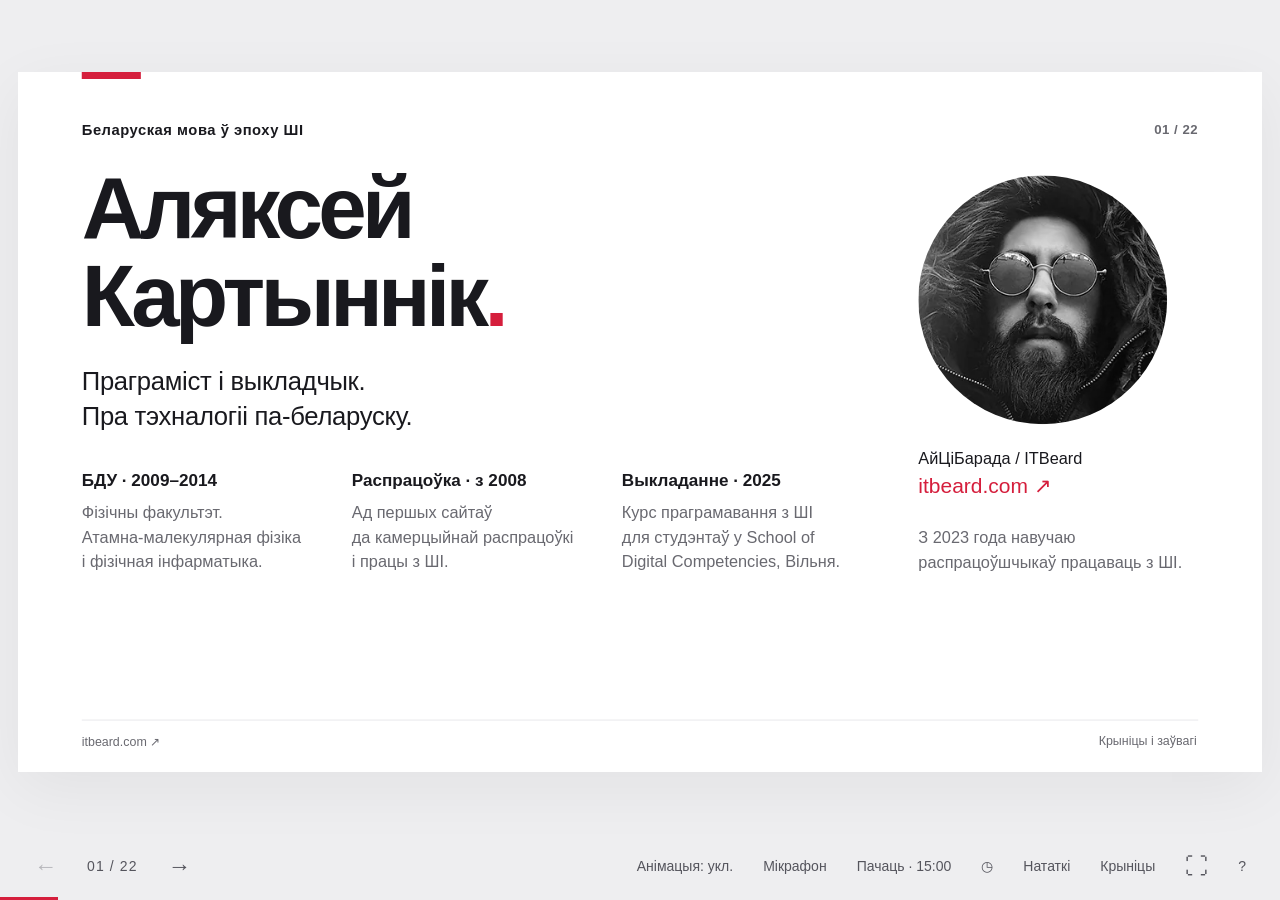
<file: index.html>
<!doctype html>
<html lang="be">

<head>
  <meta charset="utf-8" />
  <meta name="viewport" content="width=device-width,initial-scale=1" />
  <meta name="color-scheme" content="light" />
  <meta name="description"
    content="Беларуская мова ў эпоху штучнага інтэлекту. Аляксей Картыннік: чатыры праекты і магчымасці супрацы з лінгвістамі." />
  <title>Беларуская мова ў эпоху ШІ · Аляксей Картыннік</title>
  <link rel="stylesheet" href="css/style.css?v=20260925-divider" />
</head>

<body>
  <main id="viewport" aria-label="Прэзентацыя на 22 слайды">
    <div id="frame">
      <div id="deck">
        <section class="slide intro active" data-index="0" aria-label="1. Аляксей Картыннік" aria-hidden="false">
          <header class="slide-header">
            <p>Беларуская мова ў эпоху ШІ</p>
            <span>01 / 22</span>
          </header>
          <div class="bio">
            <div>
              <h1>Аляксей <br />Картыннік<span class="red">.</span></h1>
              <p class="lead">
                Праграміст і выкладчык. <br />Пра тэхналогіі па-беларуску.
              </p>
              <div class="bio-facts">
                <div>
                  <b>БДУ · 2009–2014</b>
                  <p>
                    Фізічны факультэт. <br />Атамна-малекулярная фізіка <br />і
                    фізічная інфарматыка.
                  </p>
                </div>
                <div>
                  <b>Распрацоўка · з 2008</b>
                  <p>
                    Ад першых сайтаў <br />да камерцыйнай распрацоўкі <br />і
                    працы з ШІ.
                  </p>
                </div>
                <div>
                  <b>Выкладанне · 2025</b>
                  <p>
                    Курс праграмавання з ШІ <br />для студэнтаў у School of <br />Digital
                    Competencies, Вільня.
                  </p>
                </div>
              </div>
            </div>
            <aside class="bio-aside">
              <img src="assets/itbeard.webp" width="300" height="300" alt="Аляксей Картыннік" />
              <p>АйЦіБарада / ITBeard</p>
              <a href="https://itbeard.com/" target="_blank" rel="noopener noreferrer">itbeard.com ↗</a><span>З 2023
                года навучаю <br />распрацоўшчыкаў працаваць з
                ШІ.</span>
            </aside>
          </div>
          <footer class="foot">
            <div>
              <a href="https://itbeard.com/about/" target="_blank" rel="noopener noreferrer">itbeard.com ↗</a>
            </div>
            <button data-sources="">Крыніцы і заўвагі</button>
          </footer>
        </section>
        <section class="slide" data-index="1" aria-label="2. Два праекты па-беларуску" aria-hidden="true">
          <header class="slide-header">
            <p>Мае праекты</p>
            <span>02 / 22</span>
          </header>
          <h2>
            Размова пра тэхналогіі. <br /><span class="red">На сваёй мове.</span>
          </h2>
          <div class="project-duo">
            <article>
              <div class="project-head">
                <img class="project-logo" src="assets/ciomnylos-logo.webp" width="480" height="480"
                  alt="Лагатып канала «Цёмны Лёс»: белыя літары ЦЛ на чырвоным фоне" />
                <div>
                  <p class="label">YouTube і падкаст</p>
                  <h3>Цёмны Лёс</h3>
                </div>
              </div>
              <p>
                Размовы з беларусамі пра іх працу, <br />навуку і творчасць.
                Досвед выкарыстання ШІ.
              </p>
              <a href="https://youtube.com/@ciomnylos" target="_blank" rel="noopener noreferrer">youtube.com/@ciomnylos
                ↗</a>
            </article>
            <article>
              <div class="project-head">
                <img class="project-logo" src="assets/kalasy-logo.jpg" width="3000" height="3000"
                  alt="Лагатып падкаста «Каласы пад сярпом ШІ»: светлы серп над залатым полем" />
                <div>
                  <p class="label">Падкаст пра штучны інтэлект</p>
                  <h3>Каласы <br />пад сярпом ШІ</h3>
                </div>
              </div>
              <p>
                Навіны ШІ ў свеце і Беларусі. <br />Разам з Эміліяй Гаўрус і
                Яўгенам Яфімавым.
              </p>
              <a href="https://kalasy.ai/" target="_blank" rel="noopener noreferrer">kalasy.ai ↗</a>
            </article>
          </div>
          <footer class="foot">
            <div>
              <a href="https://itbeard.com/#projects" target="_blank" rel="noopener noreferrer">itbeard.com ↗</a>
            </div>
            <button data-sources="">Крыніцы і заўвагі</button>
          </footer>
        </section>
        <section class="slide bridge-slide" data-index="2" aria-label="3. Паміж навукай і людзьмі" aria-hidden="true">
          <header class="slide-header">
            <p>Пра мяне</p>
            <span>03 / 22</span>
          </header>
          <h2>
            Разумею навукоўцаў і тэхнароў. <br /><span class="red">Тлумачу ў абодва бакі.</span>
          </h2>
          <div class="bridge">
            <article>
              <p class="label">Навукоўцы і інжынеры</p>
              <h3>Артыкулы, код, <br />метрыкі, мадэлі</h3>
              <p>
                Дакладна, але на сваёй мове. <br />Не заўсёды ясна, што гэта
                значыць <br />для ўсіх астатніх.
              </p>
            </article>
            <svg class="bridge-link" viewBox="0 0 72 24" aria-hidden="true" focusable="false">
              <path d="M4 12h64M14 3 4 12l10 9M58 3l10 9-10 9" fill="none" stroke="currentColor" stroke-width="3"
                stroke-linecap="round" stroke-linejoin="round" />
            </svg>
            <div class="bridge-me">
              <img src="assets/itbeard.webp" width="300" height="300" alt="" />
              <b>Я</b>
            </div>
            <svg class="bridge-link" viewBox="0 0 72 24" aria-hidden="true" focusable="false">
              <path d="M4 12h64M14 3 4 12l10 9M58 3l10 9-10 9" fill="none" stroke="currentColor" stroke-width="3"
                stroke-linecap="round" stroke-linejoin="round" />
            </svg>
            <article>
              <p class="label">Шырокае кола</p>
              <h3>Пытанні, патрэбы, <br />жывая мова</h3>
              <p>
                Хочуць зразумець, як гэта працуе <br />і навошта, без
                спрашчэння <br />да лозунгаў.
              </p>
            </article>
          </div>
          <div class="bridge-directions">
            <p>
              <b>→</b> Пераказваю простымі словамі, што зроблена, як працуе і
              навошта.
            </p>
            <p>
              <b>←</b> Вяртаю пытанні, патрэбы і досвед людзей тым, хто будуе
              тэхналогіі.
            </p>
          </div>
          <p class="takeaway">
            Сёння іду ў абодва бакі: што распрацоўшчыкі ўжо робяць для
            беларускай мовы і дзе ім патрэбны досвед лінгвістаў.
          </p>
          <footer class="foot">
            <div>
              <a href="https://itbeard.com/about/" target="_blank" rel="noopener noreferrer">itbeard.com ↗</a>
            </div>
            <button data-sources="">Крыніцы і заўвагі</button>
          </footer>
        </section>
        <section aria-hidden="true" aria-label="4. Як выглядае нейрасетка" data-index="3" class="slide network-slide">
          <header class="slide-header">
            <p>Як працуе моўная мадэль · 1 / 3</p>
            <span>04 / 22</span>
          </header>
          <h2>
            Нейрасетка. <br /><span class="red">Сувязі, якія вучацца.</span>
          </h2>
          <div class="network-visual">
            <svg viewBox="0 0 1120 470" role="img" aria-labelledby="network-title network-desc">
              <title id="network-title">
                Сігнал праходзіць праз пласты нейрасеткі
              </title>
              <desc id="network-desc">
                Злева ўваходныя даныя, у цэнтры звязаныя паміж сабой
                вылічальныя вузлы, справа вынік. Сіла сувязяў змяняецца падчас
                навучання.
              </desc>
              <path class="nn-edge" style="--delay: 0s; --weight: 0.5" d="M100 158.5 L330 82" />
              <path class="nn-signal" style="--delay: 0s" pathLength="100" d="M100 158.5 L330 82" />
              <path class="nn-edge" style="--delay: 0.06s; --weight: 1" d="M100 158.5 L330 133" />
              <path class="nn-edge" style="--delay: 0.11s; --weight: 1.5" d="M100 158.5 L330 184" />
              <path class="nn-edge" style="--delay: 0.17s; --weight: 0.5" d="M100 158.5 L330 235" />
              <path class="nn-signal" style="--delay: 0.17s" pathLength="100" d="M100 158.5 L330 235" />
              <path class="nn-edge" style="--delay: 0.22s; --weight: 1" d="M100 158.5 L330 286" />
              <path class="nn-edge" style="--delay: 0.28s; --weight: 1.5" d="M100 158.5 L330 337" />
              <path class="nn-edge" style="--delay: 0.33s; --weight: 0.5" d="M100 158.5 L330 388" />
              <path class="nn-signal" style="--delay: 0.33s" pathLength="100" d="M100 158.5 L330 388" />
              <path class="nn-edge" style="--delay: 0.06s; --weight: 1" d="M100 209.5 L330 82" />
              <path class="nn-edge" style="--delay: 0.11s; --weight: 1.5" d="M100 209.5 L330 133" />
              <path class="nn-edge" style="--delay: 0.17s; --weight: 0.5" d="M100 209.5 L330 184" />
              <path class="nn-signal" style="--delay: 0.17s" pathLength="100" d="M100 209.5 L330 184" />
              <path class="nn-edge" style="--delay: 0.22s; --weight: 1" d="M100 209.5 L330 235" />
              <path class="nn-edge" style="--delay: 0.28s; --weight: 1.5" d="M100 209.5 L330 286" />
              <path class="nn-edge" style="--delay: 0.33s; --weight: 0.5" d="M100 209.5 L330 337" />
              <path class="nn-signal" style="--delay: 0.33s" pathLength="100" d="M100 209.5 L330 337" />
              <path class="nn-edge" style="--delay: 0.39s; --weight: 1" d="M100 209.5 L330 388" />
              <path class="nn-edge" style="--delay: 0.11s; --weight: 1.5" d="M100 260.5 L330 82" />
              <path class="nn-edge" style="--delay: 0.17s; --weight: 0.5" d="M100 260.5 L330 133" />
              <path class="nn-signal" style="--delay: 0.17s" pathLength="100" d="M100 260.5 L330 133" />
              <path class="nn-edge" style="--delay: 0.22s; --weight: 1" d="M100 260.5 L330 184" />
              <path class="nn-edge" style="--delay: 0.28s; --weight: 1.5" d="M100 260.5 L330 235" />
              <path class="nn-edge" style="--delay: 0.33s; --weight: 0.5" d="M100 260.5 L330 286" />
              <path class="nn-signal" style="--delay: 0.33s" pathLength="100" d="M100 260.5 L330 286" />
              <path class="nn-edge" style="--delay: 0.39s; --weight: 1" d="M100 260.5 L330 337" />
              <path class="nn-edge" style="--delay: 0.44s; --weight: 1.5" d="M100 260.5 L330 388" />
              <path class="nn-edge" style="--delay: 0.17s; --weight: 0.5" d="M100 311.5 L330 82" />
              <path class="nn-signal" style="--delay: 0.17s" pathLength="100" d="M100 311.5 L330 82" />
              <path class="nn-edge" style="--delay: 0.22s; --weight: 1" d="M100 311.5 L330 133" />
              <path class="nn-edge" style="--delay: 0.28s; --weight: 1.5" d="M100 311.5 L330 184" />
              <path class="nn-edge" style="--delay: 0.33s; --weight: 0.5" d="M100 311.5 L330 235" />
              <path class="nn-signal" style="--delay: 0.33s" pathLength="100" d="M100 311.5 L330 235" />
              <path class="nn-edge" style="--delay: 0.39s; --weight: 1" d="M100 311.5 L330 286" />
              <path class="nn-edge" style="--delay: 0.44s; --weight: 1.5" d="M100 311.5 L330 337" />
              <path class="nn-edge" style="--delay: 0.49s; --weight: 0.5" d="M100 311.5 L330 388" />
              <path class="nn-signal" style="--delay: 0.49s" pathLength="100" d="M100 311.5 L330 388" />
              <path class="nn-edge" style="--delay: 0.65s; --weight: 0.5" d="M330 82 L560 82" />
              <path class="nn-signal" style="--delay: 0.65s" pathLength="100" d="M330 82 L560 82" />
              <path class="nn-edge" style="--delay: 0.71s; --weight: 1" d="M330 82 L560 133" />
              <path class="nn-edge" style="--delay: 0.76s; --weight: 1.5" d="M330 82 L560 184" />
              <path class="nn-edge" style="--delay: 0.82s; --weight: 0.5" d="M330 82 L560 235" />
              <path class="nn-signal" style="--delay: 0.82s" pathLength="100" d="M330 82 L560 235" />
              <path class="nn-edge" style="--delay: 0.87s; --weight: 1" d="M330 82 L560 286" />
              <path class="nn-edge" style="--delay: 0.93s; --weight: 1.5" d="M330 82 L560 337" />
              <path class="nn-edge" style="--delay: 0.98s; --weight: 0.5" d="M330 82 L560 388" />
              <path class="nn-signal" style="--delay: 0.98s" pathLength="100" d="M330 82 L560 388" />
              <path class="nn-edge" style="--delay: 0.71s; --weight: 1" d="M330 133 L560 82" />
              <path class="nn-edge" style="--delay: 0.76s; --weight: 1.5" d="M330 133 L560 133" />
              <path class="nn-edge" style="--delay: 0.82s; --weight: 0.5" d="M330 133 L560 184" />
              <path class="nn-signal" style="--delay: 0.82s" pathLength="100" d="M330 133 L560 184" />
              <path class="nn-edge" style="--delay: 0.87s; --weight: 1" d="M330 133 L560 235" />
              <path class="nn-edge" style="--delay: 0.93s; --weight: 1.5" d="M330 133 L560 286" />
              <path class="nn-edge" style="--delay: 0.98s; --weight: 0.5" d="M330 133 L560 337" />
              <path class="nn-signal" style="--delay: 0.98s" pathLength="100" d="M330 133 L560 337" />
              <path class="nn-edge" style="--delay: 1.04s; --weight: 1" d="M330 133 L560 388" />
              <path class="nn-edge" style="--delay: 0.76s; --weight: 1.5" d="M330 184 L560 82" />
              <path class="nn-edge" style="--delay: 0.82s; --weight: 0.5" d="M330 184 L560 133" />
              <path class="nn-signal" style="--delay: 0.82s" pathLength="100" d="M330 184 L560 133" />
              <path class="nn-edge" style="--delay: 0.87s; --weight: 1" d="M330 184 L560 184" />
              <path class="nn-edge" style="--delay: 0.93s; --weight: 1.5" d="M330 184 L560 235" />
              <path class="nn-edge" style="--delay: 0.98s; --weight: 0.5" d="M330 184 L560 286" />
              <path class="nn-signal" style="--delay: 0.98s" pathLength="100" d="M330 184 L560 286" />
              <path class="nn-edge" style="--delay: 1.04s; --weight: 1" d="M330 184 L560 337" />
              <path class="nn-edge" style="--delay: 1.09s; --weight: 1.5" d="M330 184 L560 388" />
              <path class="nn-edge" style="--delay: 0.82s; --weight: 0.5" d="M330 235 L560 82" />
              <path class="nn-signal" style="--delay: 0.82s" pathLength="100" d="M330 235 L560 82" />
              <path class="nn-edge" style="--delay: 0.87s; --weight: 1" d="M330 235 L560 133" />
              <path class="nn-edge" style="--delay: 0.93s; --weight: 1.5" d="M330 235 L560 184" />
              <path class="nn-edge" style="--delay: 0.98s; --weight: 0.5" d="M330 235 L560 235" />
              <path class="nn-signal" style="--delay: 0.98s" pathLength="100" d="M330 235 L560 235" />
              <path class="nn-edge" style="--delay: 1.04s; --weight: 1" d="M330 235 L560 286" />
              <path class="nn-edge" style="--delay: 1.09s; --weight: 1.5" d="M330 235 L560 337" />
              <path class="nn-edge" style="--delay: 1.15s; --weight: 0.5" d="M330 235 L560 388" />
              <path class="nn-signal" style="--delay: 1.15s" pathLength="100" d="M330 235 L560 388" />
              <path class="nn-edge" style="--delay: 0.87s; --weight: 1" d="M330 286 L560 82" />
              <path class="nn-edge" style="--delay: 0.93s; --weight: 1.5" d="M330 286 L560 133" />
              <path class="nn-edge" style="--delay: 0.98s; --weight: 0.5" d="M330 286 L560 184" />
              <path class="nn-signal" style="--delay: 0.98s" pathLength="100" d="M330 286 L560 184" />
              <path class="nn-edge" style="--delay: 1.04s; --weight: 1" d="M330 286 L560 235" />
              <path class="nn-edge" style="--delay: 1.09s; --weight: 1.5" d="M330 286 L560 286" />
              <path class="nn-edge" style="--delay: 1.15s; --weight: 0.5" d="M330 286 L560 337" />
              <path class="nn-signal" style="--delay: 1.15s" pathLength="100" d="M330 286 L560 337" />
              <path class="nn-edge" style="--delay: 1.2s; --weight: 1" d="M330 286 L560 388" />
              <path class="nn-edge" style="--delay: 0.93s; --weight: 1.5" d="M330 337 L560 82" />
              <path class="nn-edge" style="--delay: 0.98s; --weight: 0.5" d="M330 337 L560 133" />
              <path class="nn-signal" style="--delay: 0.98s" pathLength="100" d="M330 337 L560 133" />
              <path class="nn-edge" style="--delay: 1.04s; --weight: 1" d="M330 337 L560 184" />
              <path class="nn-edge" style="--delay: 1.09s; --weight: 1.5" d="M330 337 L560 235" />
              <path class="nn-edge" style="--delay: 1.15s; --weight: 0.5" d="M330 337 L560 286" />
              <path class="nn-signal" style="--delay: 1.15s" pathLength="100" d="M330 337 L560 286" />
              <path class="nn-edge" style="--delay: 1.2s; --weight: 1" d="M330 337 L560 337" />
              <path class="nn-edge" style="--delay: 1.25s; --weight: 1.5" d="M330 337 L560 388" />
              <path class="nn-edge" style="--delay: 0.98s; --weight: 0.5" d="M330 388 L560 82" />
              <path class="nn-signal" style="--delay: 0.98s" pathLength="100" d="M330 388 L560 82" />
              <path class="nn-edge" style="--delay: 1.04s; --weight: 1" d="M330 388 L560 133" />
              <path class="nn-edge" style="--delay: 1.09s; --weight: 1.5" d="M330 388 L560 184" />
              <path class="nn-edge" style="--delay: 1.15s; --weight: 0.5" d="M330 388 L560 235" />
              <path class="nn-signal" style="--delay: 1.15s" pathLength="100" d="M330 388 L560 235" />
              <path class="nn-edge" style="--delay: 1.2s; --weight: 1" d="M330 388 L560 286" />
              <path class="nn-edge" style="--delay: 1.25s; --weight: 1.5" d="M330 388 L560 337" />
              <path class="nn-edge" style="--delay: 1.31s; --weight: 0.5" d="M330 388 L560 388" />
              <path class="nn-signal" style="--delay: 1.31s" pathLength="100" d="M330 388 L560 388" />
              <path class="nn-edge" style="--delay: 1.3s; --weight: 0.5" d="M560 82 L790 82" />
              <path class="nn-signal" style="--delay: 1.3s" pathLength="100" d="M560 82 L790 82" />
              <path class="nn-edge" style="--delay: 1.35s; --weight: 1" d="M560 82 L790 133" />
              <path class="nn-edge" style="--delay: 1.41s; --weight: 1.5" d="M560 82 L790 184" />
              <path class="nn-edge" style="--delay: 1.47s; --weight: 0.5" d="M560 82 L790 235" />
              <path class="nn-signal" style="--delay: 1.47s" pathLength="100" d="M560 82 L790 235" />
              <path class="nn-edge" style="--delay: 1.52s; --weight: 1" d="M560 82 L790 286" />
              <path class="nn-edge" style="--delay: 1.58s; --weight: 1.5" d="M560 82 L790 337" />
              <path class="nn-edge" style="--delay: 1.63s; --weight: 0.5" d="M560 82 L790 388" />
              <path class="nn-signal" style="--delay: 1.63s" pathLength="100" d="M560 82 L790 388" />
              <path class="nn-edge" style="--delay: 1.35s; --weight: 1" d="M560 133 L790 82" />
              <path class="nn-edge" style="--delay: 1.41s; --weight: 1.5" d="M560 133 L790 133" />
              <path class="nn-edge" style="--delay: 1.47s; --weight: 0.5" d="M560 133 L790 184" />
              <path class="nn-signal" style="--delay: 1.47s" pathLength="100" d="M560 133 L790 184" />
              <path class="nn-edge" style="--delay: 1.52s; --weight: 1" d="M560 133 L790 235" />
              <path class="nn-edge" style="--delay: 1.58s; --weight: 1.5" d="M560 133 L790 286" />
              <path class="nn-edge" style="--delay: 1.63s; --weight: 0.5" d="M560 133 L790 337" />
              <path class="nn-signal" style="--delay: 1.63s" pathLength="100" d="M560 133 L790 337" />
              <path class="nn-edge" style="--delay: 1.69s; --weight: 1" d="M560 133 L790 388" />
              <path class="nn-edge" style="--delay: 1.41s; --weight: 1.5" d="M560 184 L790 82" />
              <path class="nn-edge" style="--delay: 1.47s; --weight: 0.5" d="M560 184 L790 133" />
              <path class="nn-signal" style="--delay: 1.47s" pathLength="100" d="M560 184 L790 133" />
              <path class="nn-edge" style="--delay: 1.52s; --weight: 1" d="M560 184 L790 184" />
              <path class="nn-edge" style="--delay: 1.58s; --weight: 1.5" d="M560 184 L790 235" />
              <path class="nn-edge" style="--delay: 1.63s; --weight: 0.5" d="M560 184 L790 286" />
              <path class="nn-signal" style="--delay: 1.63s" pathLength="100" d="M560 184 L790 286" />
              <path class="nn-edge" style="--delay: 1.69s; --weight: 1" d="M560 184 L790 337" />
              <path class="nn-edge" style="--delay: 1.74s; --weight: 1.5" d="M560 184 L790 388" />
              <path class="nn-edge" style="--delay: 1.47s; --weight: 0.5" d="M560 235 L790 82" />
              <path class="nn-signal" style="--delay: 1.47s" pathLength="100" d="M560 235 L790 82" />
              <path class="nn-edge" style="--delay: 1.52s; --weight: 1" d="M560 235 L790 133" />
              <path class="nn-edge" style="--delay: 1.58s; --weight: 1.5" d="M560 235 L790 184" />
              <path class="nn-edge" style="--delay: 1.63s; --weight: 0.5" d="M560 235 L790 235" />
              <path class="nn-signal" style="--delay: 1.63s" pathLength="100" d="M560 235 L790 235" />
              <path class="nn-edge" style="--delay: 1.69s; --weight: 1" d="M560 235 L790 286" />
              <path class="nn-edge" style="--delay: 1.74s; --weight: 1.5" d="M560 235 L790 337" />
              <path class="nn-edge" style="--delay: 1.79s; --weight: 0.5" d="M560 235 L790 388" />
              <path class="nn-signal" style="--delay: 1.79s" pathLength="100" d="M560 235 L790 388" />
              <path class="nn-edge" style="--delay: 1.52s; --weight: 1" d="M560 286 L790 82" />
              <path class="nn-edge" style="--delay: 1.58s; --weight: 1.5" d="M560 286 L790 133" />
              <path class="nn-edge" style="--delay: 1.63s; --weight: 0.5" d="M560 286 L790 184" />
              <path class="nn-signal" style="--delay: 1.63s" pathLength="100" d="M560 286 L790 184" />
              <path class="nn-edge" style="--delay: 1.69s; --weight: 1" d="M560 286 L790 235" />
              <path class="nn-edge" style="--delay: 1.74s; --weight: 1.5" d="M560 286 L790 286" />
              <path class="nn-edge" style="--delay: 1.79s; --weight: 0.5" d="M560 286 L790 337" />
              <path class="nn-signal" style="--delay: 1.79s" pathLength="100" d="M560 286 L790 337" />
              <path class="nn-edge" style="--delay: 1.85s; --weight: 1" d="M560 286 L790 388" />
              <path class="nn-edge" style="--delay: 1.58s; --weight: 1.5" d="M560 337 L790 82" />
              <path class="nn-edge" style="--delay: 1.63s; --weight: 0.5" d="M560 337 L790 133" />
              <path class="nn-signal" style="--delay: 1.63s" pathLength="100" d="M560 337 L790 133" />
              <path class="nn-edge" style="--delay: 1.69s; --weight: 1" d="M560 337 L790 184" />
              <path class="nn-edge" style="--delay: 1.74s; --weight: 1.5" d="M560 337 L790 235" />
              <path class="nn-edge" style="--delay: 1.79s; --weight: 0.5" d="M560 337 L790 286" />
              <path class="nn-signal" style="--delay: 1.79s" pathLength="100" d="M560 337 L790 286" />
              <path class="nn-edge" style="--delay: 1.85s; --weight: 1" d="M560 337 L790 337" />
              <path class="nn-edge" style="--delay: 1.91s; --weight: 1.5" d="M560 337 L790 388" />
              <path class="nn-edge" style="--delay: 1.63s; --weight: 0.5" d="M560 388 L790 82" />
              <path class="nn-signal" style="--delay: 1.63s" pathLength="100" d="M560 388 L790 82" />
              <path class="nn-edge" style="--delay: 1.69s; --weight: 1" d="M560 388 L790 133" />
              <path class="nn-edge" style="--delay: 1.74s; --weight: 1.5" d="M560 388 L790 184" />
              <path class="nn-edge" style="--delay: 1.79s; --weight: 0.5" d="M560 388 L790 235" />
              <path class="nn-signal" style="--delay: 1.79s" pathLength="100" d="M560 388 L790 235" />
              <path class="nn-edge" style="--delay: 1.85s; --weight: 1" d="M560 388 L790 286" />
              <path class="nn-edge" style="--delay: 1.91s; --weight: 1.5" d="M560 388 L790 337" />
              <path class="nn-edge" style="--delay: 1.96s; --weight: 0.5" d="M560 388 L790 388" />
              <path class="nn-signal" style="--delay: 1.96s" pathLength="100" d="M560 388 L790 388" />
              <path class="nn-edge" style="--delay: 1.95s; --weight: 0.5" d="M790 82 L1020 184" />
              <path class="nn-signal" style="--delay: 1.95s" pathLength="100" d="M790 82 L1020 184" />
              <path class="nn-edge" style="--delay: 2.01s; --weight: 1" d="M790 82 L1020 235" />
              <path class="nn-edge" style="--delay: 2.06s; --weight: 1.5" d="M790 82 L1020 286" />
              <path class="nn-edge" style="--delay: 2.01s; --weight: 1" d="M790 133 L1020 184" />
              <path class="nn-edge" style="--delay: 2.06s; --weight: 1.5" d="M790 133 L1020 235" />
              <path class="nn-edge" style="--delay: 2.12s; --weight: 0.5" d="M790 133 L1020 286" />
              <path class="nn-signal" style="--delay: 2.12s" pathLength="100" d="M790 133 L1020 286" />
              <path class="nn-edge" style="--delay: 2.06s; --weight: 1.5" d="M790 184 L1020 184" />
              <path class="nn-edge" style="--delay: 2.12s; --weight: 0.5" d="M790 184 L1020 235" />
              <path class="nn-signal" style="--delay: 2.12s" pathLength="100" d="M790 184 L1020 235" />
              <path class="nn-edge" style="--delay: 2.17s; --weight: 1" d="M790 184 L1020 286" />
              <path class="nn-edge" style="--delay: 2.12s; --weight: 0.5" d="M790 235 L1020 184" />
              <path class="nn-signal" style="--delay: 2.12s" pathLength="100" d="M790 235 L1020 184" />
              <path class="nn-edge" style="--delay: 2.17s; --weight: 1" d="M790 235 L1020 235" />
              <path class="nn-edge" style="--delay: 2.23s; --weight: 1.5" d="M790 235 L1020 286" />
              <path class="nn-edge" style="--delay: 2.17s; --weight: 1" d="M790 286 L1020 184" />
              <path class="nn-edge" style="--delay: 2.23s; --weight: 1.5" d="M790 286 L1020 235" />
              <path class="nn-edge" style="--delay: 2.28s; --weight: 0.5" d="M790 286 L1020 286" />
              <path class="nn-signal" style="--delay: 2.28s" pathLength="100" d="M790 286 L1020 286" />
              <path class="nn-edge" style="--delay: 2.23s; --weight: 1.5" d="M790 337 L1020 184" />
              <path class="nn-edge" style="--delay: 2.28s; --weight: 0.5" d="M790 337 L1020 235" />
              <path class="nn-signal" style="--delay: 2.28s" pathLength="100" d="M790 337 L1020 235" />
              <path class="nn-edge" style="--delay: 2.33s; --weight: 1" d="M790 337 L1020 286" />
              <path class="nn-edge" style="--delay: 2.28s; --weight: 0.5" d="M790 388 L1020 184" />
              <path class="nn-signal" style="--delay: 2.28s" pathLength="100" d="M790 388 L1020 184" />
              <path class="nn-edge" style="--delay: 2.33s; --weight: 1" d="M790 388 L1020 235" />
              <path class="nn-edge" style="--delay: 2.39s; --weight: 1.5" d="M790 388 L1020 286" />
              <g class="nn-neuron" style="--delay: 0s">
                <circle class="nn-halo" cx="100" cy="158.5" r="24" />
                <circle class="nn-node" cx="100" cy="158.5" r="10" />
              </g>
              <g class="nn-neuron" style="--delay: 0.07s">
                <circle class="nn-halo" cx="100" cy="209.5" r="24" />
                <circle class="nn-node" cx="100" cy="209.5" r="10" />
              </g>
              <g class="nn-neuron" style="--delay: 0.14s">
                <circle class="nn-halo" cx="100" cy="260.5" r="24" />
                <circle class="nn-node" cx="100" cy="260.5" r="10" />
              </g>
              <g class="nn-neuron" style="--delay: 0.21s">
                <circle class="nn-halo" cx="100" cy="311.5" r="24" />
                <circle class="nn-node" cx="100" cy="311.5" r="10" />
              </g>
              <g class="nn-neuron" style="--delay: 0.65s">
                <circle class="nn-halo" cx="330" cy="82" r="24" />
                <circle class="nn-node" cx="330" cy="82" r="10" />
              </g>
              <g class="nn-neuron" style="--delay: 0.72s">
                <circle class="nn-halo" cx="330" cy="133" r="24" />
                <circle class="nn-node" cx="330" cy="133" r="10" />
              </g>
              <g class="nn-neuron" style="--delay: 0.79s">
                <circle class="nn-halo" cx="330" cy="184" r="24" />
                <circle class="nn-node" cx="330" cy="184" r="10" />
              </g>
              <g class="nn-neuron" style="--delay: 0.86s">
                <circle class="nn-halo" cx="330" cy="235" r="24" />
                <circle class="nn-node" cx="330" cy="235" r="10" />
              </g>
              <g class="nn-neuron" style="--delay: 0.93s">
                <circle class="nn-halo" cx="330" cy="286" r="24" />
                <circle class="nn-node" cx="330" cy="286" r="10" />
              </g>
              <g class="nn-neuron" style="--delay: 1s">
                <circle class="nn-halo" cx="330" cy="337" r="24" />
                <circle class="nn-node" cx="330" cy="337" r="10" />
              </g>
              <g class="nn-neuron" style="--delay: 1.07s">
                <circle class="nn-halo" cx="330" cy="388" r="24" />
                <circle class="nn-node" cx="330" cy="388" r="10" />
              </g>
              <g class="nn-neuron" style="--delay: 1.3s">
                <circle class="nn-halo" cx="560" cy="82" r="24" />
                <circle class="nn-node" cx="560" cy="82" r="10" />
              </g>
              <g class="nn-neuron" style="--delay: 1.37s">
                <circle class="nn-halo" cx="560" cy="133" r="24" />
                <circle class="nn-node" cx="560" cy="133" r="10" />
              </g>
              <g class="nn-neuron" style="--delay: 1.44s">
                <circle class="nn-halo" cx="560" cy="184" r="24" />
                <circle class="nn-node" cx="560" cy="184" r="10" />
              </g>
              <g class="nn-neuron" style="--delay: 1.51s">
                <circle class="nn-halo" cx="560" cy="235" r="24" />
                <circle class="nn-node" cx="560" cy="235" r="10" />
              </g>
              <g class="nn-neuron" style="--delay: 1.58s">
                <circle class="nn-halo" cx="560" cy="286" r="24" />
                <circle class="nn-node" cx="560" cy="286" r="10" />
              </g>
              <g class="nn-neuron" style="--delay: 1.65s">
                <circle class="nn-halo" cx="560" cy="337" r="24" />
                <circle class="nn-node" cx="560" cy="337" r="10" />
              </g>
              <g class="nn-neuron" style="--delay: 1.72s">
                <circle class="nn-halo" cx="560" cy="388" r="24" />
                <circle class="nn-node" cx="560" cy="388" r="10" />
              </g>
              <g class="nn-neuron" style="--delay: 1.95s">
                <circle class="nn-halo" cx="790" cy="82" r="24" />
                <circle class="nn-node" cx="790" cy="82" r="10" />
              </g>
              <g class="nn-neuron" style="--delay: 2.02s">
                <circle class="nn-halo" cx="790" cy="133" r="24" />
                <circle class="nn-node" cx="790" cy="133" r="10" />
              </g>
              <g class="nn-neuron" style="--delay: 2.09s">
                <circle class="nn-halo" cx="790" cy="184" r="24" />
                <circle class="nn-node" cx="790" cy="184" r="10" />
              </g>
              <g class="nn-neuron" style="--delay: 2.16s">
                <circle class="nn-halo" cx="790" cy="235" r="24" />
                <circle class="nn-node" cx="790" cy="235" r="10" />
              </g>
              <g class="nn-neuron" style="--delay: 2.23s">
                <circle class="nn-halo" cx="790" cy="286" r="24" />
                <circle class="nn-node" cx="790" cy="286" r="10" />
              </g>
              <g class="nn-neuron" style="--delay: 2.3s">
                <circle class="nn-halo" cx="790" cy="337" r="24" />
                <circle class="nn-node" cx="790" cy="337" r="10" />
              </g>
              <g class="nn-neuron" style="--delay: 2.37s">
                <circle class="nn-halo" cx="790" cy="388" r="24" />
                <circle class="nn-node" cx="790" cy="388" r="10" />
              </g>
              <g class="nn-neuron" style="--delay: 2.6s">
                <circle class="nn-halo" cx="1020" cy="184" r="24" />
                <circle class="nn-node" cx="1020" cy="184" r="10" />
              </g>
              <g class="nn-neuron" style="--delay: 2.67s">
                <circle class="nn-halo" cx="1020" cy="235" r="24" />
                <circle class="nn-node" cx="1020" cy="235" r="10" />
              </g>
              <g class="nn-neuron" style="--delay: 2.74s">
                <circle class="nn-halo" cx="1020" cy="286" r="24" />
                <circle class="nn-node" cx="1020" cy="286" r="10" />
              </g>
            </svg>
            <div class="network-labels">
              <span>Уваходныя даныя</span><span>Пласты вылічэнняў</span><span>Вынік</span>
            </div>
          </div>
          <div class="network-explainer">
            <p><b>Кропкі</b> выконваюць простыя вылічэнні.</p>
            <p><b>Сувязі</b> маюць розную сілу — «вагу».</p>
            <p><b>Навучанне</b> падладжвае гэтыя вагі.</p>
          </div>
          <p class="network-note">
            Умоўная схема невялікай нейрасеткі. Моўныя мадэлі маюць значна
            складанейшую будову.
          </p>
          <footer class="foot">
            <div>
              <a rel="noopener noreferrer" target="_blank" href="https://arxiv.org/abs/1706.03762">Архітэктура моўных
                мадэляў ↗</a>
            </div>
            <button data-sources="">Крыніцы і заўвагі</button>
          </footer>
        </section>
        <section class="slide" data-index="4" aria-label="5. Мадэль і токены" aria-hidden="true">
          <header class="slide-header">
            <p>Як працуе моўная мадэль · 2 / 3</p>
            <span>05 / 22</span>
          </header>
          <h2>Тэкст становіцца токенамі. <br />Мадэль будуе працяг.</h2>
          <div class="model-defs">
            <p>
              <b>Токен</b> — кавалак тэксту: <br />слова, яго частка ці знак.
            </p>
            <p>
              <b>Мадэль</b> — сістэма, якая засвоіла <br />заканамернасці з
              прыкладаў.
            </p>
          </div>
          <div class="token-demo" data-auto="tokens">
            <p class="label">Навучальны прыклад · разбіццё ўмоўнае</p>
            <div class="token-strip">
              <span>Бела</span><span>руская</span><span> мова</span><span> жы</span><span>ве</span><span>.</span>
            </div>
            <div class="generation">
              <div class="model-block">
                Моўная <br />мадэль
                <div class="model-pulse"></div>
              </div>
              <div class="prediction">
                <p class="label">Наступны фрагмент, потым яшчэ адзін</p>
                <p id="generated-text">Яна<span class="caret"></span></p>
              </div>
            </div>
          </div>
          <p class="takeaway">
            Падчас навучання змяняецца мадэль. Падчас размовы яна
            выкарыстоўвае кантэкст.
          </p>
          <footer class="foot">
            <div>
              <a href="https://arxiv.org/abs/1706.03762" target="_blank" rel="noopener noreferrer">Attention Is All You
                Need ↗</a>
            </div>
            <button data-sources="">Крыніцы і заўвагі</button>
          </footer>
        </section>
        <section class="slide" data-index="5" aria-label="6. Кантэкст і ўвага" aria-hidden="true">
          <header class="slide-header">
            <p>Як працуе моўная мадэль · 3 / 3</p>
            <span>06 / 22</span>
          </header>
          <h2>
            Адно слова. <br /><span class="red">Кантэкст змяняе сэнс.</span>
          </h2>
          <div class="attention-layout" data-auto="attention">
            <div>
              <p class="attention-sentence">
                Гэта <mark id="context-clue">пшанічная</mark> <br /><strong>мука</strong>.
              </p>
              <div class="attention-answer">
                <span class="label">Сэнс у гэтым сказе</span><b id="context-result">мука́ · прадукт</b>
              </div>
            </div>
            <aside>
              <p>
                <b>Кантэкст</b> <br />Тэкст, даступны мадэлі зараз: <br />запыт,
                гісторыя размовы, дакументы.
              </p>
              <p>
                <b>Увага / attention</b> <br />Механізм, які ўзважвае сувязі <br />паміж
                токенамі ў кантэксце.
              </p>
              <div class="attention-links">
                <span id="attention-source">пшанічная</span><i></i><span>мука</span>
              </div>
              <small>Умоўная схема сувязі. <br />Гэта не вымераныя вагі ўвагі
                мадэлі.</small>
            </aside>
          </div>
          <footer class="foot">
            <div>
              <a href="https://arxiv.org/abs/1706.03762" target="_blank" rel="noopener noreferrer">Attention Is All You
                Need ↗</a>
            </div>
            <button data-sources="">Крыніцы і заўвагі</button>
          </footer>
        </section>
        <section class="slide data-slide" data-index="6" aria-label="7. Даных хапае, не хапае якасных даных"
          aria-hidden="true">
          <header class="slide-header">
            <p>Чатыры праекты · агульная праблема</p>
            <span>07 / 22</span>
          </header>
          <h2>
            Даных хапае. <br /><span class="red">Не хапае якасных даных.</span>
          </h2>
          <div class="data-contrast">
            <article>
              <p class="label">Чаго шмат</p>
              <ul>
                <li>
                  Тэкстаў з сеціва: паўторы, машынны пераклад, прымесі іншых
                  моў, змяшаныя правапісы.
                </li>
                <li>
                  Гадзін аўдыя, якія яшчэ чакаюць апрацоўкі, разметкі і
                  праверкі націскаў.
                </li>
                <li>
                  Агульных тэстаў, якія не правяраюць беларускую спецыфіку.
                </li>
              </ul>
            </article>
            <article>
              <p class="label">Чаго не хапае</p>
              <ul>
                <li>
                  Вывераных тэкстаў розных жанраў: жывой размовы, а не толькі
                  навін.
                </li>
                <li>
                  Экспертнай разметкі: націскі, амографы, эмоцыі,
                  карэферэнцыя.
                </li>
                <li>
                  Заданняў ад носьбітаў з крытэрыямі, якія можа паўтарыць іншы
                  эксперт.
                </li>
              </ul>
            </article>
          </div>
          <div class="data-projects">
            <p class="label">
              Далей — чатыры праекты і чатыры варыянты гэтай праблемы
            </p>
            <div>
              <span><b>01</b> ReMova · тэксты</span><span><b>02</b> BelarusianGLUE · тэсты</span><span><b>03</b> SONORA
                · маўленне</span><span><b>04</b> TuteishyGPT · галасы і амографы</span>
            </div>
          </div>
          <footer class="foot">
            <div>
              <a href="https://arxiv.org/abs/2609.16427" target="_blank" rel="noopener noreferrer">ReMova · прэпрынт
                ↗</a>
            </div>
            <button data-sources="">Крыніцы і заўвагі</button>
          </footer>
        </section>
        <section class="slide" data-index="7" aria-label="8. ReMova і беларуская моўная мадэль" aria-hidden="true">
          <header class="slide-header">
            <p>Праект 01 · апісанне</p>
            <span>08 / 22</span>
          </header>
          <h2>ReMova. <br />Якасць пачынаецца з тэкстаў.</h2>
          <p class="curator">
            Куратар для сувязі: <b>Аляксандр Клюеў</b>
            <span>· працуе з Мікітам Пілінкам</span>
          </p>
          <div class="split">
            <div>
              <p class="lead">
                Каманда ачышчае беларускія даныя <br />і паляпшае пераклад з
                англійскай.
              </p>
              <p class="body-copy">
                Наступны кірунак — беларуская <br />мадэль для шырокага кола
                задач.
              </p>
              <div class="problem">
                <b>Асноўная праблема</b>
                <p>
                  Мала разнастайных якасных тэкстаў. <br />Шмат паўтораў,
                  моўных прымесяў <br />і змяшэння правапісаў.
                </p>
              </div>
            </div>
            <figure class="bar-chart">
              <figcaption>
                Пераклад пасля навучання <br /><span>TranslateGemma · ацэнка BLEU, вышэй лепш</span>
              </figcaption>
              <div class="bar-row">
                <div>Без ачысткі <b>28,25</b></div>
                <i><em style="--value: 70.625%; --bar: #a8a8ae"></em></i>
              </div>
              <div class="bar-row">
                <div>З ачысткай ReMova <b class="red">32,63</b></div>
                <i><em style="--value: 81.575%"></em></i>
              </div>
              <div class="axis">
                <span>0</span><span>20</span><span>40</span>
              </div>
              <p class="chart-note">
                854 сказы · BOUQuET test <br />+4,38 пункта BLEU, не
                працэнта. <br />Прэпрынт, верасень 2026.
              </p>
            </figure>
          </div>
          <footer class="foot">
            <div>
              <a href="https://arxiv.org/abs/2609.16427" target="_blank" rel="noopener noreferrer">ReMova · прэпрынт
                ↗</a>
            </div>
            <button data-sources="">Крыніцы і заўвагі</button>
          </footer>
        </section>
        <section class="slide" data-index="8" aria-label="9. Дапамога ReMova" aria-hidden="true">
          <header class="slide-header">
            <p>Праект 01 · як далучыцца</p>
            <span>09 / 22</span>
          </header>
          <h2>Патрэбныя тэксты, <br />якім можна давяраць.</h2>
          <div class="contributions">
            <article>
              <span>01</span>
              <h3>Знайсці жывыя жанры</h3>
              <p>
                Дыялогі, лісты, субцітры, <br />навукова-папулярныя тэксты. <br />З
                вядомай крыніцай і ўмовамі выкарыстання.
              </p>
            </article>
            <article>
              <span>02</span>
              <h3>Адрэдагаваць матэрыял</h3>
              <p>
                Выправіць памылкі распазнавання. <br />Пазначыць правапіс і
                моўны варыянт. <br />Праверыць пары «арыгінал — пераклад».
              </p>
            </article>
            <article>
              <span>03</span>
              <h3>Скласці праверку</h3>
              <p>
                Падабраць цяжкія моўныя прыклады. <br />Растлумачыць памылкі
                перакладу. <br />Дапоўніць Вікіпедыю і Вікіданыя.
              </p>
            </article>
          </div>
          <div class="join">
            <a href="https://t.me/buljion" target="_blank" rel="noopener noreferrer">Клюеў · @buljion ↗</a>
          </div>
          <footer class="foot">
            <div>
              <a href="https://arxiv.org/abs/2609.16427" target="_blank" rel="noopener noreferrer">ReMova · прэпрынт
                ↗</a>
            </div>
            <button data-sources="">Крыніцы і заўвагі</button>
          </footer>
        </section>
        <section class="slide" data-index="9" aria-label="10. BelarusianGLUE і SQARB" aria-hidden="true">
          <header class="slide-header">
            <p>Праект 02 · апісанне</p>
            <span>10 / 22</span>
          </header>
          <h2>Як праверыць, <br />што мадэль разумее беларускую?</h2>
          <p class="curator">
            Куратарка для сувязі: <b>Аксана Воўчак</b>
            <span>· каманда BelarusianGLUE / bel-llms</span>
          </p>
          <div class="split benchmark">
            <div>
              <div class="stat">
                <b>5</b>
                <p>тыпаў заданняў <br />у BelarusianGLUE</p>
              </div>
              <p class="body-copy">
                Значэнне слова, граматыка, <br />сувязі ў тэксце і разуменне
                сэнсу.
              </p>
              <div class="problem">
                <b>Асноўная праблема</b>
                <p>
                  Простыя тэсты перастаюць адрозніваць <br />моцныя мадэлі.
                  Патрэбныя складаныя <br />пытанні з беларускім кантэкстам.
                </p>
              </div>
            </div>
            <div class="benchmark-example">
              <p class="label">Умоўны прыклад карэферэнцыі</p>
              <p>
                Наста падзякавала <b>Вользе</b>, <br />бо
                <mark>тая</mark> дапамагла.
              </p>
              <div class="answer-line">«тая» адносіцца да Вольгі</div>
              <div class="next-project">
                <b>SQARB</b><span>Складаныя пытанні пра беларускую <br />мову, гісторыю і
                  культуру. <br />Доступ да даных паводле ўмоў аўтараў.</span>
              </div>
            </div>
          </div>
          <footer class="foot">
            <div>
              <a href="https://aclanthology.org/2025.acl-long.25/" target="_blank"
                rel="noopener noreferrer">BelarusianGLUE · ACL 2025 ↗</a><a
                href="https://huggingface.co/datasets/bel-llms/SQARB" target="_blank" rel="noopener noreferrer">SQARB ·
                набор даных ↗</a>
            </div>
            <button data-sources="">Крыніцы і заўвагі</button>
          </footer>
        </section>
        <section class="slide" data-index="10" aria-label="11. Дапамога BelarusianGLUE" aria-hidden="true">
          <header class="slide-header">
            <p>Праект 02 · як далучыцца</p>
            <span>11 / 22</span>
          </header>
          <h2>Добры тэст пачынаецца <br />з добрага пытання.</h2>
          <div class="contributions">
            <article>
              <span>01</span>
              <h3>Прапанаваць заданні</h3>
              <p>
                Моўная неадназначнасць, <br />складаны пераклад, культурныя
                рэаліі. <br />Адказ мусіць мець правяральную крыніцу.
              </p>
            </article>
            <article>
              <span>02</span>
              <h3>Праверыць эталоны</h3>
              <p>
                Удакладніць фармулёўку. <br />Апісваць дапушчальныя адказы. <br />Размежаваць
                памылку і варыянт нормы.
              </p>
            </article>
            <article>
              <span>03</span>
              <h3>Ацаніць адказы</h3>
              <p>
                Незалежна праверыць мадэль. <br />Разабраць спрэчныя
                выпадкі. <br />Тлумачыць прычыны разыходжанняў.
              </p>
            </article>
          </div>
          <div class="join">
            <a href="mailto:belarusianglue@gmail.com">belarusianglue@gmail.com ↗</a>
          </div>
          <footer class="foot">
            <div>
              <a href="https://aclanthology.org/2025.acl-long.25/" target="_blank"
                rel="noopener noreferrer">BelarusianGLUE · ACL 2025 ↗</a><a
                href="https://aclanthology.org/2026.loreslm-1.33/" target="_blank" rel="noopener noreferrer">LoResLM
                2026 ↗</a>
            </div>
            <button data-sources="">Крыніцы і заўвагі</button>
          </footer>
        </section>
        <section class="slide" data-index="11" aria-label="12. SONORA" aria-hidden="true">
          <header class="slide-header">
            <p>Праект 03 · апісанне</p>
            <span>12 / 22</span>
          </header>
          <h2>SONORA. <br />Добры голас пачынаецца ў студыі.</h2>
          <p class="curator">
            Куратар: <b>Ян Лобаў</b> <span>· сузаснавальнік праекта</span>
          </p>
          <div class="split">
            <div>
              <p class="lead">
                Адкрыты набор прафесійных <br />беларускіх запісаў для
                навучання <br />сінтэзу маўлення.
              </p>
              <div class="problem">
                <b>Асноўная праблема</b>
                <p>
                  Мадэлям не хапае ўзораў з дакладнай <br />фанетыкай,
                  націскамі і натуральнай <br />інтанацыяй.
                </p>
              </div>
            </div>
            <div class="sonora-progress">
              <div class="selection">
                <div><strong>18</strong><span>заявак дыктараў</span></div>
                <i></i>
                <div>
                  <strong class="red">3</strong><span>адабраныя кандыдатуры</span>
                </div>
              </div>
              <div class="next-step">
                <p class="label">Бліжэйшы этап</p>
                <h3>Тэксты і запіс</h3>
                <p>
                  Выбраць матэрыял для начыткі <br />і арганізаваць студыйныя
                  сесіі.
                </p>
              </div>
              <p class="chart-note">Паводле куратара · 24.09.2026</p>
            </div>
          </div>
          <footer class="foot">
            <div>
              <a href="https://sonora.you/ai-brief/" target="_blank" rel="noopener noreferrer">sonora.you ↗</a>
            </div>
            <button data-sources="">Крыніцы і заўвагі</button>
          </footer>
        </section>
        <section class="slide" data-index="12" aria-label="13. Дапамога SONORA" aria-hidden="true">
          <header class="slide-header">
            <p>Праект 03 · як далучыцца</p>
            <span>13 / 22</span>
          </header>
          <h2>Тэкст для начыткі — <br />лінгвістычная задача.</h2>
          <div class="contributions">
            <article>
              <span>01</span>
              <h3>Падрыхтаваць тэксты</h3>
              <p>
                Разнастайныя спалучэнні гукаў, <br />тыпы сказаў і
                інтанацыі. <br />Матэрыял з вядомымі правамі.
              </p>
            </article>
            <article>
              <span>02</span>
              <h3>Паставіць націскі</h3>
              <p>
                Амографы ў выразным кантэксце. <br />Імёны, лічэбнікі,
                скарачэнні. <br />Каментарыі да складанага вымаўлення.
              </p>
            </article>
            <article>
              <span>03</span>
              <h3>Паслухаць запісы</h3>
              <p>
                Дапамагчы з выбарам дыктараў. <br />Адзначыць арфаэпічныя
                памылкі. <br />Праверыць натуральнасць маўлення.
              </p>
            </article>
          </div>
          <div class="join">
            <a href="https://sonora.you/#contacts" target="_blank" rel="noopener noreferrer">Ян Лобаў · sonora.you ↗</a>
          </div>
          <footer class="foot">
            <div>
              <a href="https://sonora.you/ai-brief/" target="_blank" rel="noopener noreferrer">sonora.you ↗</a>
            </div>
            <button data-sources="">Крыніцы і заўвагі</button>
          </footer>
        </section>
        <section class="slide holas-slide" data-index="13" aria-label="14. HOLAS: беларуская AI-калонка"
          aria-hidden="true">
          <header class="slide-header">
            <p>Праект 03 · дзе гэта патрэбна</p>
            <span>14 / 22</span>
          </header>
          <h2>
            HOLAS. <br /><span class="red">AI-калонка па-беларуску.</span>
          </h2>
          <div class="holas">
            <figure class="holas-art">
              <img src="assets/holas-hero.webp" width="1046" height="558"
                alt="Банер з сайта holas.ai: разумная калонка са святлодыёдамі і надпіс «Праект HOLAS. Беларуская AI-калонка»" />
              <figcaption>Выява з сайта holas.ai</figcaption>
            </figure>
            <div class="holas-copy">
              <p class="lead">
                Хатні галасавы памочнік па-беларуску. <br />Каманда называе
                яго першай такой калонкай у свеце.
              </p>
              <ul class="holas-features">
                <li>AI-асістэнт і суразмоўца</li>
                <li>Кнігі, музыка, казкі па-беларуску</li>
                <li>Афіша падзей і дайджэст навін</li>
                <li>Надвор’е, будзільнік, нагадванні</li>
              </ul>
              <p class="holas-team">
                Валанцёрская каманда шукае інжынераў, QA, дызайнераў, PR і
                маркетолагаў. Такому прадукту патрэбны сінтэз і распазнаванне
                беларускага маўлення.
              </p>
              <a href="https://www.holas.ai/" target="_blank" rel="noopener noreferrer">holas.ai ↗</a>
            </div>
          </div>
          <footer class="foot">
            <div>
              <a href="https://www.holas.ai/" target="_blank" rel="noopener noreferrer">holas.ai ↗</a>
            </div>
            <button data-sources="">Крыніцы і заўвагі</button>
          </footer>
        </section>
        <section class="slide" data-index="14" aria-label="15. TuteishyGPT" aria-hidden="true">
          <header class="slide-header">
            <p>Праект 04 · апісанне</p>
            <span>15 / 22</span>
          </header>
          <h2>TuteishyGPT. <br />Беларуская, якую можна пачуць.</h2>
          <p class="curator">
            Куратар: <b>Сяргей</b> <span>· арганізатар праекта</span>
          </p>
          <div class="split">
            <div>
              <p class="lead">
                BexTTS агучвае тэксты. <br />Галасавы агент Юзік <br />падтрымлівае
                дыялог.
              </p>
              <div class="problem">
                <b>Асноўная праблема</b>
                <p>
                  Патрэбныя якасныя галасы, <br />правільныя націскі і
                  разнастайныя <br />інтанацыі ды эмоцыі.
                </p>
              </div>
            </div>
            <figure class="audio-data">
              <figcaption>Праца з маўленчымі данымі</figcaption>
              <div class="audio-stats">
                <div><b>≈600</b><span>гадзін падрыхтавана</span></div>
                <div><b>≈1 100</b><span>гадзін чакаюць апрацоўкі</span></div>
              </div>
              <div class="stacked-bar" role="img"
                aria-label="Каля 600 гадзін падрыхтавана, яшчэ 1100 чакаюць апрацоўкі">
                <span></span><i></i>
              </div>
              <p class="chart-note">
                Ацэнка куратара · 24.09.2026. <br />Аб’ём працы, а не паказчык
                якасці мадэлі.
              </p>
            </figure>
          </div>
          <footer class="foot">
            <div>
              <a href="https://tuteishygpt.pro/" target="_blank" rel="noopener noreferrer">tuteishygpt.pro ↗</a>
            </div>
            <button data-sources="">Крыніцы і заўвагі</button>
          </footer>
        </section>
        <section class="slide" data-index="15" aria-label="16. Дапамога TuteishyGPT" aria-hidden="true">
          <header class="slide-header">
            <p>Праект 04 · як далучыцца</p>
            <span>16 / 22</span>
          </header>
          <h2>Лінгвіст чуе тое, <br />чаго не бачыць метрыка.</h2>
          <div class="contributions">
            <article>
              <span>01</span>
              <h3>Размеціць амографы</h3>
              <p>
                Кантэкст, значэнне, націск. <br />Прыклады з частотнымі
                словамі. <br />Спрэчныя выпадкі з тлумачэннем.
              </p>
            </article>
            <article>
              <span>02</span>
              <h3>Праверыць маўленне</h3>
              <p>
                Гукі, мяккасць, рытм і інтанацыя. <br />Адзначыць памылкі ў
                дэма. <br />Параўнаць тэкст з аўдыязапісам.
              </p>
            </article>
            <article>
              <span>03</span>
              <h3>Падрыхтаваць галасы</h3>
              <p>
                Дапамагчы знайсці дыктараў. <br />Пазначаць стылі і эмоцыі. <br />Узгадніць
                дазвол на выкарыстанне голасу.
              </p>
            </article>
          </div>
          <div class="join">
            <a href="https://tuteishygpt.pro/" target="_blank" rel="noopener noreferrer">Сяргей · tuteishygpt.pro ↗</a>
          </div>
          <footer class="foot">
            <div>
              <a href="https://tuteishygpt.pro/" target="_blank" rel="noopener noreferrer">tuteishygpt.pro ↗</a>
            </div>
            <button data-sources="">Крыніцы і заўвагі</button>
          </footer>
        </section>
        <section class="slide" data-index="16" aria-label="17. Моўныя рэсурсы НАН" aria-hidden="true">
          <header class="slide-header">
            <p>Праца ў Беларусі</p>
            <span>17 / 22</span>
          </header>
          <h2>Акадэмічныя рэсурсы <br />працуюць і для ШІ.</h2>
          <p class="curator">
            Інстытут мовазнаўства імя Якуба Коласа НАН Беларусі
          </p>
          <div class="resource-grid">
            <article>
              <h3>Нацыянальны корпус</h3>
              <p>
                Тэксты з кантэкстам і разметкай. <br />Ёсць гістарычныя,
                дыялектныя <br />і аўдыяматэрыялы.
              </p>
              <a href="https://bnkorpus.info/" target="_blank" rel="noopener noreferrer">bnkorpus.info ↗</a>
            </article>
            <article>
              <h3>Граматычная база</h3>
              <p>
                Формы слоў і моўныя пазнакі. <br />Аснова для праверкі
                граматыкі <br />і працы з вымаўленнем.
              </p>
              <a href="https://github.com/Belarus/GrammarDB" target="_blank" rel="noopener noreferrer">GrammarDB ↗</a>
            </article>
          </div>
          <div class="stress-demo">
            <div>
              <p class="label">Кантэкст дапамагае выбраць націск</p>
              <p>
                У місцы была <b>мука́</b>. <br />Гэта была невыносная
                <b>му́ка</b>.
              </p>
            </div>
            <div>
              <h3>BelVoice</h3>
              <p>
                Кантэкстная пастаноўка націскаў <br />з апорай на моўныя
                рэсурсы. <br />Публічнае апісанне і тэсты даступныя.
              </p>
              <a href="https://t.me/bnkorpus/55" target="_blank" rel="noopener noreferrer">Паведамленне N-корпуса ↗</a>
            </div>
          </div>
          <footer class="foot">
            <div>
              <a href="https://bnkorpus.info/" target="_blank" rel="noopener noreferrer">bnkorpus.info ↗</a><a
                href="https://github.com/Belarus/GrammarDB" target="_blank" rel="noopener noreferrer">GrammarDB ↗</a><a
                href="https://t.me/bnkorpus/55" target="_blank" rel="noopener noreferrer">BelVoice ↗</a>
            </div>
            <button data-sources="">Крыніцы і заўвагі</button>
          </footer>
        </section>
        <section class="slide divider-slide" data-index="17" aria-label="18. Напрыканцы — усяго патроху"
          aria-hidden="true">
          <header class="slide-header">
            <p>Не толькі пра мову</p>
            <span>18 / 22</span>
          </header>
          <h1>Напрыканцы — <br /><span class="red">усяго патроху.</span></h1>
        </section>
        <section class="slide" data-index="18" aria-label="19. Беларуская ІТ-тэрміналогія" aria-hidden="true">
          <header class="slide-header">
            <p>Яшчэ адна супольная задача</p>
            <span>19 / 22</span>
          </header>
          <h2>
            Слоўнік. <br /><span class="red">Каб гаварыць пра адно і тое ж.</span>
          </h2>
          <div class="terminology">
            <div>
              <p class="lead">
                Супольнасны гласарый <br />беларускай ІТ-тэрміналогіі.
              </p>
              <p class="body-copy">
                Лінгвісты могуць удакладняць азначэнні, <br />размежаваць
                значэнні і дадаваць <br />прыклады рэальнага ўжывання.
              </p>
              <a rel="noopener noreferrer" target="_blank" class="dictionary-link"
                href="https://docs.google.com/spreadsheets/d/1k3XLX0G50jbHGxWxQge_pVI1U4mzf36IDkUcAUpkIvc/edit#gid=759166113">Адкрыць
                гласарый ↗</a>
            </div>
            <div class="term-example">
              <p class="label">Прыклад для абмеркавання</p>
              <h3>token</h3>
              <div>
                <b>У моўнай мадэлі</b>
                <p>Адзінка, на якую сістэма <br />разбівае тэкст.</p>
              </div>
              <div>
                <b>У сістэме доступу</b>
                <p>Сродак пацвярджэння <br />права на доступ.</p>
              </div>
              <small>Кантэкст вызначае адпаведнік. <br />Гэта тлумачэнне, не цытата
                з гласарыя.</small>
            </div>
          </div>
          <footer class="foot">
            <div>
              <a href="https://docs.google.com/spreadsheets/d/1k3XLX0G50jbHGxWxQge_pVI1U4mzf36IDkUcAUpkIvc/edit#gid=759166113"
                target="_blank" rel="noopener noreferrer">ІТ-гласарый ↗</a>
            </div>
            <button data-sources="">Крыніцы і заўвагі</button>
          </footer>
        </section>
        <section aria-hidden="true" aria-label="20. Мой выбар: ChatGPT і GPT-6 Astra" data-index="19"
          class="slide advice-slide">
          <header class="slide-header">
            <p>Практычныя парады · 25.09.2026</p>
            <span>20 / 22</span>
          </header>
          <h2>Мой выбар для складанай працы.</h2>
          <div class="advice-layout">
            <div class="model-recommendation">
              <p class="label">Сэрвіс</p>
              <a rel="noopener noreferrer" target="_blank" href="https://chatgpt.com/">ChatGPT ↗</a>
              <p class="label">Мадэль</p>
              <h3>GPT-6 <br /><span class="red">Astra</span></h3>
              <p>
                Наймацнейшая мадэль OpenAI <br />для складаных задач, паводле
                кампаніі.
              </p>
            </div>
            <div class="effort-explainer">
              <p class="label">Reasoning effort · узровень разважанняў</p>
              <h3>Колькі працы мадэль робіць <br />перад тым, як адказаць.</h3>
              <p>
                Больш разважанняў можа дапамагчы <br />ў складаным аналізе.
                Адказ зойме больш часу.
              </p>
              <div class="effort-scale">
                <span>low</span><span>medium</span><strong>high <small>мой
                    выбар</small></strong><span>xhigh</span><span>max</span>
              </div>
              <div class="effort-tip">
                <b>Мая парада: high effort.</b>
                <p>
                  Аптымальны старт для складаных задач. <br />Для простай
                  праўкі тэксту можна выбраць ніжэйшы ўзровень.
                </p>
              </div>
            </div>
          </div>
          <p class="advice-note">
            Дадавайце крыніцы і прыклады. Правярайце факты. Даступнасць мадэлі
            і назвы налад залежаць ад сэрвісу і тарыфу.
          </p>
          <footer class="foot">
            <div>
              <a rel="noopener noreferrer" target="_blank"
                href="https://developers.openai.com/api/docs/models/gpt-6-astra">GPT-6 Astra ↗</a><a
                rel="noopener noreferrer" target="_blank"
                href="https://developers.openai.com/api/docs/guides/reasoning">Узровень разважанняў ↗</a><a
                rel="noopener noreferrer" target="_blank" href="https://learn.chatgpt.com/docs/models">Мадэлі ў ChatGPT
                ↗</a>
            </div>
            <button data-sources="">Крыніцы і заўвагі</button>
          </footer>
        </section>
        <section aria-hidden="true" aria-label="21. Падпісвайцеся на «Каласы пад сярпом ШІ»" data-index="20"
          class="slide podcast-slide">
          <header class="slide-header">
            <p>Беларускасці шмат не бывае</p>
            <span>21 / 22</span>
          </header>
          <div class="podcast-promo">
            <div class="podcast-art">
              <img src="assets/kalasy-logo.jpg" width="3000" height="3000"
                alt="Лагатып падкаста «Каласы пад сярпом ШІ»: светлы серп над залатым полем" />
            </div>
            <div class="podcast-copy">
              <h2>Каласы <br />пад сярпом <span class="red">ШІ</span></h2>
              <p class="lead">
                Навіны ШІ. Мадэлі, якія варта <br />паспрабаваць. І шмат
                беларускасці.
              </p>
              <p class="podcast-poetry">А яшчэ — вершы ў выкананні Эміліі.</p>
              <div class="podcast-subscribe">
                <a rel="noopener noreferrer" target="_blank" href="https://kalasy.ai/" class="podcast-qr"><img
                    src="assets/kalasy-qr.svg" width="150" height="150" alt="QR-код на kalasy.ai" /></a>
                <div>
                  <p class="label">Падпісвайцеся і слухайце</p>
                  <a rel="noopener noreferrer" target="_blank" href="https://kalasy.ai/">kalasy.ai ↗</a>
                  <p>Спасылкі на ўсе платформы</p>
                </div>
              </div>
            </div>
          </div>
          <footer class="foot">
            <div>
              <a rel="noopener noreferrer" target="_blank" href="https://kalasy.ai/">kalasy.ai ↗</a>
            </div>
            <button data-sources="">Крыніцы і заўвагі</button>
          </footer>
        </section>
        <section class="slide final-slide" data-index="21" aria-label="22. Дзякуй за ўвагу" aria-hidden="true">
          <header class="slide-header">
            <p>Далучайцеся да праектаў</p>
            <span>22 / 22</span>
          </header>
          <div class="thanks">
            <div>
              <h1>Дзякуй <br />за ўвагу<span>.</span></h1>
              <p>Кожны праект мае задачу, <br />для якой патрэбны лінгвіст.</p>
              <a href="https://itbeard.com/" target="_blank" rel="noopener noreferrer">Аляксей Картыннік · itbeard.com
                ↗</a>
            </div>
            <div class="qr-wrap">
              <a href="https://itbeard.github.io/bel-conf-preso-2026/" target="_blank" rel="noopener noreferrer"
                aria-label="Адкрыць прэзентацыю"><img src="assets/presentation-qr.svg"
                  alt="QR-код са спасылкай на гэтую прэзентацыю" width="350" height="350" /></a>
              <p>Прэзентацыя, крыніцы і кантакты</p>
              <a href="https://itbeard.github.io/bel-conf-preso-2026/" target="_blank"
                rel="noopener noreferrer">itbeard.github.io/ <br />bel-conf-preso-2026/</a>
            </div>
          </div>
          <footer class="foot">
            <div></div>
            <button data-sources="">Крыніцы і заўвагі</button>
          </footer>
        </section>
      </div>
    </div>
  </main>
  <div id="progress" aria-hidden="true"></div>
  <nav class="toolbar" aria-label="Кіраванне прэзентацыяй">
    <div class="nav-group">
      <button id="prev" aria-label="Папярэдні слайд">←</button><button id="overview" title="Агляд слайдаў (O)">
        <span id="counter">01 / 22</span></button><button id="next" aria-label="Наступны слайд">→</button>
    </div>
    <div class="tools-group">
      <button id="motion" aria-pressed="true" title="Аўтаматычныя прыклады">
        Анімацыя: укл.</button><button id="mic" title="Кіраванне плясканнямі (M)">Мікрафон</button><button id="timer"
        title="Пачаць выступ на 15 хвілін (T)">
        Пачаць · 15:00</button><button id="timer-settings" title="Налады таймера і праверка сігналу"
        aria-label="Налады таймера і праверка сігналу">
        ◷</button><button id="notes" title="Нататкі (N)">Нататкі</button><button id="sources"
        title="Крыніцы (S)">Крыніцы</button><button id="fullscreen" title="Поўны экран (F)">⛶</button><button id="help"
        aria-label="Даведка">?</button>
    </div>
  </nav>
  <p id="announcement" class="sr" aria-live="polite"></p>
  <div id="toast" role="status"></div>
  <dialog id="overview-dialog">
    <div class="dialog-head">
      <h2>22 слайды</h2>
      <button data-close="" aria-label="Закрыць">×</button>
    </div>
    <div id="overview-grid" class="overview-grid"></div>
  </dialog>
  <dialog id="notes-dialog">
    <div class="dialog-head">
      <h2 id="notes-title">Нататкі</h2>
      <button data-close="" aria-label="Закрыць">×</button>
    </div>
    <p class="dialog-hint">
      Для падрыхтоўкі. Гэта акно бачна на экране прэзентацыі.
    </p>
    <div id="notes-copy"></div>
    <div class="dialog-actions">
      <button id="notes-prev">← Папярэдні</button><button id="notes-next">Наступны →</button>
    </div>
  </dialog>
  <dialog id="sources-dialog">
    <div class="dialog-head">
      <h2>Крыніцы і заўвагі</h2>
      <button data-close="" aria-label="Закрыць">×</button>
    </div>
    <div class="dialog-actions">
      <button id="sources-current" aria-pressed="true">Гэты слайд</button><button id="sources-all"
        aria-pressed="false">Усе крыніцы</button>
    </div>
    <ol id="source-list"></ol>
  </dialog>
  <dialog id="mic-dialog">
    <div class="dialog-head">
      <h2>Кіраванне плясканнямі</h2>
      <button data-close="" aria-label="Закрыць">×</button>
    </div>
    <p>
      Уключыце мікрафон і дазвольце доступ у браўзеры. Пачакайце 2 секунды ў
      цішыні, потым плясніце двойчы з паўзай прыкладна паўсекунды.
    </p>
    <p class="dialog-hint">
      У рэжыме плясканняў гук апрацоўваецца толькі на гэтым камп’ютары, не
      запісваецца і нікуды не адпраўляецца.
    </p>
    <label for="sensitivity">Адчувальнасць <output id="sensitivity-value">3 / 5</output></label><input id="sensitivity"
      type="range" min="1" max="5" value="3" />
    <div class="meter" aria-hidden="true"><i id="mic-meter"></i></div>
    <p id="mic-status" role="status">Кіраванне плясканнямі выключанае.</p>
    <p id="clap-preview">Праверка: пакуль няма плясканняў.</p>
    <div class="dialog-actions">
      <button id="mic-start" class="primary">Уключыць плясканні</button><button id="mic-stop" disabled>Выключыць
        плясканні</button><button id="mic-recalibrate" disabled>Наладзіць шум</button>
    </div>
    <p class="dialog-hint">
      Пакуль гэта акно адкрыта, плясканні толькі правяраюцца. Зачыніце яго
      перад выступам. Рэха, воплескі і рэзкія гукі могуць выклікаць памылковы
      пераход. Праверце адчувальнасць у зале. Клавіша M адкрывае наладку,
      Shift+M выключае мікрафон.
    </p>
  </dialog>
  <dialog id="timer-dialog">
    <div class="dialog-head">
      <h2>15 хвілін на выступ</h2>
      <button data-close="" aria-label="Закрыць">×</button>
    </div>
    <p id="timer-readout">15:00</p>
    <p>
      За хвіліну да канца прагучаць <b>тры кароткія пікі</b>. Гук ствараецца ў
      браўзеры без знешніх сэрвісаў.
    </p>
    <div class="dialog-actions">
      <button id="timer-toggle" class="primary">Пачаць выступ</button><button id="timer-reset">Скінуць на
        15:00</button><button id="timer-test">Праверыць сігнал</button>
    </div>
    <p id="timer-audio-status" class="dialog-hint" role="status">
      Адлік пачынаецца кнопкай «Пачаць» або пры першым уключэнні поўнага
      экрана. Праверце гучнасць перад выступам.
    </p>
  </dialog>
  <dialog id="help-dialog">
    <div class="dialog-head">
      <h2>Кіраванне</h2>
      <button data-close="" aria-label="Закрыць">×</button>
    </div>
    <ul class="help-list">
      <li>← / → / Прабел — пераход паміж слайдамі</li>
      <li>Home / End — першы / апошні слайд</li>
      <li>F — поўны экран і пачатак выступу</li>
      <li>O — агляд · N — нататкі · S — крыніцы</li>
      <li>M — мікрафон · Shift+M — выключыць мікрафон</li>
      <li>T — пачаць або прыпыніць адлік 15 хвілін</li>
      <li>Esc — закрыць акно / выйсці з поўнага экрана</li>
    </ul>
    <p>
      Анімацыі запускаюцца пры адкрыцці слайда і паўтараюцца самі. Слайды
      чакаюць вашага пераключэння.
    </p>
    <p>
      На тэлефоне працуюць кнопкі і гарызантальныя рухі пальцам. Друк у
      браўзеры захоўвае ўсе 22 слайды.
    </p>
    <p class="dialog-hint">
      Для мікрафона адкрывайце HTTPS-спасылку або localhost. Калі на
      камп’ютары ўключана змяншэнне руху, анімацыі першапачаткова прыпыненыя;
      іх можна ўключыць кнопкай.
    </p>
  </dialog>
  <noscript>
    <p class="noscript">
      Для навігацыі ўключыце JavaScript. Усе слайды даступныя пры друку.
    </p>
  </noscript>
  <div hidden role="alert" id="time-warning">
    <div><span>Час выступу</span><strong>Засталася 1 хвіліна</strong></div>
    <button id="dismiss-time-warning" aria-label="Схаваць напамін">×</button>
  </div>
  <!-- Initialize only after every presentation control has been parsed. -->
  <script defer src="js/data.js?v=20260925-divider"></script>
  <script defer src="js/presenter-core.js?v=20260925-divider"></script>
  <script defer src="js/app.js?v=20260925-divider"></script>
</body>

</html>
</file>
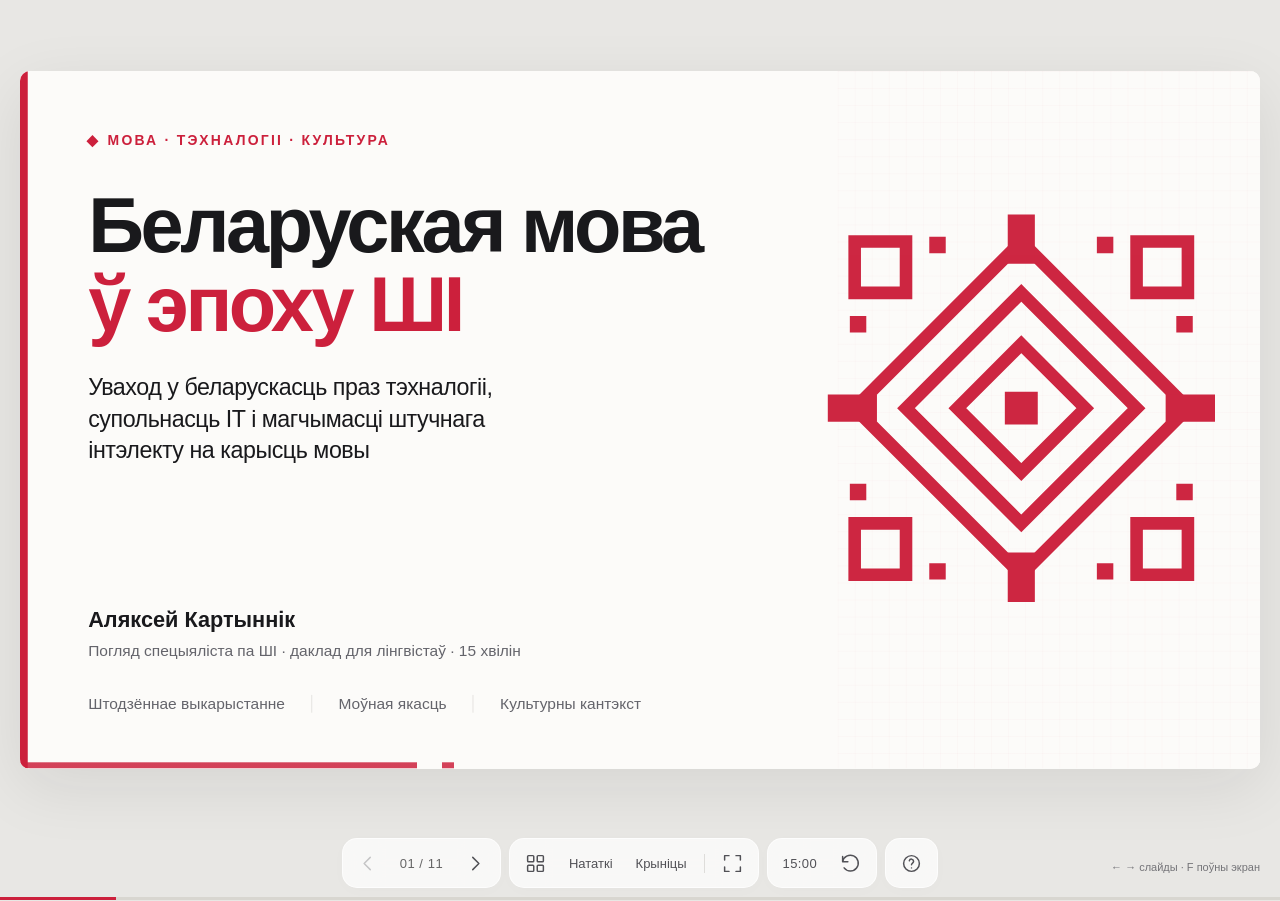
<file: belarusian_ai.html>
<!doctype html>
<html lang="be">
<head>
<meta charset="utf-8">
<meta name="viewport" content="width=device-width, initial-scale=1">
<meta name="color-scheme" content="light">
<meta name="description" content="Аляксей Картыннік. Беларуская мова ў эпоху штучнага інтэлекту. 15-хвілінная прэзентацыя для лінгвістаў: тэхналогіі, даследаванні, каманды і супольная праца.">
<title>Беларуская мова ў эпоху ШІ · Аляксей Картыннік</title>
<style>
:root{--red:#cc203c;--red-deep:#ad1530;--ink:#19191c;--muted:#64646b;--paper:#fcfbf9;--line:#deddda;--soft:#f0efec;--scale:1;--sw:1600px;--sh:900px}
*{box-sizing:border-box}html,body{margin:0;width:100%;height:100%;font-family:-apple-system,BlinkMacSystemFont,"Segoe UI",Arial,sans-serif;color:var(--ink);font-synthesis:none}body{background:#e8e7e4;overflow:hidden}button,input,a{-webkit-tap-highlight-color:transparent}button{font:inherit;cursor:pointer}button:focus-visible,a:focus-visible,input:focus-visible{outline:3px solid var(--red);outline-offset:5px}button:disabled{cursor:default;opacity:.3}a{color:inherit}button{border:0}button svg{width:21px;height:21px;fill:none;stroke:currentColor;stroke-width:1.7;stroke-linecap:round;stroke-linejoin:round}button.icon{display:grid;place-items:center}.sr{position:absolute;width:1px;height:1px;overflow:hidden;clip:rect(0,0,0,0);white-space:nowrap}
#viewport{height:calc(100% - 74px);display:flex;align-items:center;justify-content:center;padding:14px 20px 0}#frame{width:var(--sw);height:var(--sh);position:relative;flex:none;box-shadow:0 18px 65px #17171716;border-radius:10px;overflow:hidden;background:var(--paper)}#deck{position:absolute;width:1600px;height:900px;left:0;top:0;transform:scale(var(--scale));transform-origin:0 0;background:var(--paper)}
.slide{position:absolute;inset:0;padding:66px 88px 68px;background:var(--paper);display:none;flex-direction:column;overflow:hidden;isolation:isolate}.slide.active{display:block;animation:arrive .42s cubic-bezier(.18,.8,.25,1)}.slide[aria-hidden="true"]{visibility:hidden}.slide:before{content:"";position:absolute;inset:0 auto 0 0;width:10px;background:var(--red);z-index:-1}.slide:after{content:"";position:absolute;left:0;right:0;bottom:0;height:8px;background:linear-gradient(90deg,var(--red) 0,var(--red) 32%,transparent 32%,transparent 34%,var(--red) 34%,var(--red) 35%,transparent 35%);opacity:.85}
.eyebrow{font-size:18px;font-weight:600;letter-spacing:.16em;text-transform:uppercase;color:var(--red);margin:0 0 24px;display:flex;align-items:center;gap:14px}.eyebrow:before{content:"";width:11px;height:11px;transform:rotate(45deg);background:currentColor}h1,h2,h3,p{margin:0}h1,h2,h3{letter-spacing:-.044em;line-height:1.06;font-weight:600}h1{font-size:100px}h2{font-size:66px}h3{font-size:32px;line-height:1.15}.red{color:var(--red)}.muted{color:var(--muted)}.foot{position:absolute;left:88px;right:88px;bottom:58px;margin-top:0;font-size:18px;line-height:1.4;color:var(--muted);display:flex;justify-content:space-between;align-items:flex-end;gap:28px;padding-top:18px}.foot p{max-width:1120px}.ref{background:none;color:inherit;font-size:18px;border-bottom:1px solid currentColor;padding:2px 0;white-space:nowrap;opacity:.8}.ref:hover{color:var(--red);opacity:1}.subtitle{font-size:27px;line-height:1.4;max-width:960px;margin-top:20px}.label{font-size:17px;letter-spacing:.11em;text-transform:uppercase;font-weight:600}.pill{display:inline-flex;align-items:center;gap:8px;border:1px solid var(--line);border-radius:30px;padding:9px 16px;font-size:17px;line-height:1.1}.pill.red-pill{color:var(--red);border-color:#cc203c38;background:#cc203c08}.separator{height:1px;background:var(--line)}
.cover{padding-top:80px}.cover h1{max-width:960px;line-height:1.03;position:relative;z-index:1;margin-top:46px}.cover h1 span{display:block;color:var(--red)}.cover .long-title{font-size:30px;line-height:1.35;max-width:805px;margin-top:35px;letter-spacing:-.02em}.cover .author{font-size:28px;font-weight:600;margin-top:40px}.cover .context{font-size:20px;color:var(--muted);margin-top:10px}.cover-art{position:absolute;right:58px;top:155px;width:500px;height:560px;color:var(--red);opacity:.97;z-index:-1}.cover .three-words{display:flex;gap:34px;font-size:20px;color:var(--muted);margin-top:auto}.cover .three-words span+span{border-left:1px solid var(--line);padding-left:34px}.thread-grid{position:absolute;right:0;top:0;width:545px;height:100%;background-image:linear-gradient(#cc203c05 1px,transparent 1px),linear-gradient(90deg,#cc203c05 1px,transparent 1px);background-size:22px 22px;z-index:-2}
.infra{display:grid;grid-template-columns:650px 694px;gap:80px;margin-top:40px;flex:1;align-items:center}.infra-list{display:grid;gap:0}.infra-row{border-top:1px solid var(--line);padding:23px 0;display:grid;grid-template-columns:44px 1fr;gap:14px}.infra-row .n{font-size:18px;padding-top:5px;color:var(--red);font-variant-numeric:tabular-nums}.infra-row h3{font-size:31px}.infra-row p{font-size:23px;line-height:1.4;color:var(--muted);margin-top:10px}.plural-demo{border-radius:28px;background:white;box-shadow:0 16px 60px #27272409;border:1px solid #e9e8e5;padding:42px 42px 36px;align-self:center}.file-symbol{width:66px;height:78px;border:3px solid var(--red);border-radius:8px 20px 8px 8px;position:relative;margin:22px auto 0}.file-symbol:before,.file-symbol:after{content:"";position:absolute;left:14px;right:14px;height:3px;background:var(--red);bottom:22px}.file-symbol:after{bottom:35px}.plural-result{font-size:69px;letter-spacing:-.05em;text-align:center;margin:27px 0 30px;font-weight:600;white-space:nowrap}.plural-demo input{width:100%;accent-color:var(--red);height:28px;cursor:pointer}.range-meta{display:flex;justify-content:space-between;color:var(--muted);font-size:17px;margin-top:10px}.demo-caption{font-size:19px;line-height:1.4;text-align:center;color:var(--muted);margin-top:25px}
.terms-layout{display:grid;grid-template-columns:535px 804px;gap:85px;align-items:center;margin-top:40px}.big-stat{font-size:151px;font-weight:600;letter-spacing:-.075em;line-height:1;color:var(--red);font-variant-numeric:tabular-nums}.stat-caption{font-size:28px;line-height:1.25;max-width:440px;margin-top:18px}.stat-note{font-size:19px;color:var(--muted);line-height:1.45;max-width:410px;margin-top:24px}.term-box{background:#fff;border:1px solid var(--line);border-radius:24px;overflow:hidden}.term-tabs{display:flex;gap:7px;padding:13px;border-bottom:1px solid var(--line);background:#f3f2ef}.term-tabs button{font-size:19px;background:transparent;border-radius:12px;padding:13px 18px;color:var(--muted)}.term-tabs button[aria-pressed="true"]{background:var(--ink);color:#fff}.term-content{padding:30px 34px}.term-en{font-size:39px;font-weight:600;letter-spacing:-.03em;margin-top:11px}.term-be{font-size:27px;line-height:1.3;margin-top:12px}.term-proposal{background:#faf4f4;border-top:1px solid #ead8dc;padding:24px 34px;min-height:176px}.term-proposal p{font-size:24px;line-height:1.38;margin-top:13px;min-height:67px}.term-fields{display:flex;gap:8px;margin-top:20px;flex-wrap:wrap}.term-fields span{font-size:16px;padding:6px 11px;border-radius:6px;border:1px solid #dfcace;color:#965668}
.red-slide{background:var(--red);color:#fff}.red-slide:before{background:#fff9}.red-slide:after{background:#fff}.red-slide .eyebrow,.red-slide .foot{color:#fff}.red-slide .foot{opacity:.8}.red-slide .ref:hover{color:#fff}.problem-table{margin-top:38px}.problem-row{display:grid;grid-template-columns:42px 315px 602px 405px;align-items:center;gap:20px;border-top:1px solid #ffffff4d;padding:24px 0}.problem-row .n{font-size:18px;color:#fff9}.problem-row h3{font-size:32px;letter-spacing:-.03em}.problem-row .issue{font-size:24px;line-height:1.28;color:#ffe0e6}.problem-row .solution{font-size:24px;line-height:1.3;border-left:1px solid #ffffff4d;padding-left:28px}.problem-row:last-child{border-bottom:1px solid #ffffff4d}.red-slide .subnote{font-size:22px;line-height:1.5;margin-top:28px;max-width:1160px}
.research-layout{display:grid;grid-template-columns:380px 982px;gap:62px;align-items:center;margin-top:40px}.research-item{padding:24px 0;border-top:1px solid var(--line)}.research-item h3{font-size:30px;letter-spacing:-.025em}.research-item p{font-size:22px;color:var(--muted);line-height:1.4;margin-top:10px}.research-item strong{color:var(--red);font-weight:600}.profile{padding:30px 34px;background:#f1f0ed;border-radius:22px}.profile-head{font-size:19px;color:var(--muted);display:flex;justify-content:space-between;margin-bottom:27px}.profile-head b{color:var(--ink);font-weight:600}.profile-row{margin-top:25px}.profile-label{display:flex;justify-content:space-between;font-size:25px;margin-bottom:12px;gap:24px}.profile-label b{font-size:29px;font-weight:600;line-height:1;font-variant-numeric:tabular-nums}.profile-track{height:15px;border-radius:3px;background:#dfddd9;overflow:hidden}.profile-track span{display:block;height:100%;width:var(--value);background:var(--red);border-radius:3px;transform-origin:left}.active .profile-track span{animation:barIn .9s cubic-bezier(.2,.8,.2,1) both}.profile-row:nth-child(3) .profile-track span{animation-delay:.1s}.profile-row:nth-child(4) .profile-track span{animation-delay:.2s}.profile-scale{display:flex;justify-content:space-between;color:var(--muted);font-size:15px;margin-top:15px}.profile-note{font-size:19px;line-height:1.35;margin-top:24px;color:var(--muted)}
.remova-head{display:block;position:relative}.remova-head h2{width:1000px}.remova-head .segmented{position:absolute;right:0;bottom:5px;width:344px;justify-content:center}.remova-head h2{font-size:64px}.chart-legend{display:flex;align-items:center;gap:22px;font-size:18px;margin-top:30px}.legend-dot{width:13px;height:13px;border-radius:3px;display:inline-block;margin-right:8px;background:#aaabb1}.legend-dot.after{background:var(--red)}.chart-layout{display:grid;grid-template-columns:1119px 280px;gap:25px;align-items:center;margin-top:4px;flex:1}.remova-chart{width:100%;height:auto;overflow:visible}.remova-chart text{font-family:inherit}.bar-before{fill:#aaabb1}.bar-after{fill:var(--red);transition:opacity .35s}.after-value{fill:var(--red);transition:opacity .35s}.baseline-only .bar-after,.baseline-only .after-value{opacity:.12}.gain{border-left:1px solid var(--line);padding-left:30px}.gain .number{font-size:76px;letter-spacing:-.06em;line-height:1;font-weight:600;color:var(--red);white-space:nowrap}.gain p{font-size:22px;line-height:1.4;margin-top:14px}.gain small{font-size:17px;color:var(--muted);line-height:1.45;display:block;margin-top:22px}.segmented{display:inline-flex;gap:4px;background:#eae8e5;padding:5px;border-radius:14px}.segmented button{font-size:17px;padding:12px 17px;border-radius:10px;background:transparent;color:var(--muted);white-space:nowrap}.segmented button[aria-pressed="true"]{background:white;color:var(--ink);box-shadow:0 1px 4px #0000000d}.chart-caption{font-size:21px;color:var(--muted);line-height:1.3;margin-top:-2px}
.culture{background:#f4f2ef}.culture-top{display:grid;grid-template-columns:1029px 365px;gap:30px;align-items:center}.culture-word{font-size:60px;line-height:1.15;color:var(--red);font-weight:600;letter-spacing:-.04em;text-align:right}.culture-word small{display:block;font-size:18px;font-weight:400;color:var(--muted);letter-spacing:0;margin-top:16px}.culture-levels{display:grid;grid-template-columns:448px 448px 448px;gap:40px;margin-top:42px}.culture-levels article{padding-top:24px;border-top:2px solid var(--ink)}.culture-levels .n{font-size:18px;color:var(--red);margin-bottom:15px}.culture-levels h3{font-size:30px}.culture-levels p{font-size:23px;line-height:1.35;color:var(--muted);margin-top:14px}.rag{display:grid;grid-template-columns:430px 895px;gap:35px;margin-top:38px;padding:28px 32px;background:#fff;border-radius:21px;align-items:center}.rag-controls .label{color:var(--muted);margin-bottom:17px}.rag-options{display:flex;gap:7px}.rag-options button{font-size:17px;background:#f1efec;border:1px solid transparent;padding:11px 12px;border-radius:10px;white-space:nowrap}.rag-options button[aria-pressed="true"]{background:var(--red);color:white}.rag-detail h3{font-size:25px}.rag-detail p{font-size:21px;line-height:1.35;color:var(--muted);margin-top:10px}
.speech-columns{display:grid;grid-template-columns:446px 446px 446px;gap:43px;margin-top:49px}.speech-columns article{padding-right:37px;border-right:1px solid var(--line)}.speech-columns article:last-child{border-right:0;padding-right:0}.speech-columns .label{color:var(--red)}.speech-columns h3{font-size:30px;margin-top:15px}.speech-hero{height:150px;display:flex;align-items:center;font-size:59px;line-height:1.2;letter-spacing:-.045em;font-weight:600;white-space:nowrap}.speech-hero .percent{font-size:39px;margin-top:9px;margin-left:4px}.speech-columns p{font-size:23px;line-height:1.4}.speech-columns .detail{font-size:21px;color:var(--muted);margin-top:22px}.stress{display:flex;gap:16px;font-size:42px;letter-spacing:-.03em}.stress span:last-child{color:var(--red)}.dialogue-steps{font-size:35px;white-space:normal;line-height:1.2}.voice-mark{position:absolute;right:88px;top:101px;display:flex;gap:7px;align-items:center;height:54px}.voice-mark i{display:block;width:6px;background:var(--red);border-radius:3px;height:var(--h);opacity:.6}.speech-bottom{margin-top:45px;padding:23px 0;border-top:1px solid var(--line);font-size:25px;line-height:1.3}.speech-bottom strong{font-weight:600;color:var(--red)}
.teams h2{font-size:64px}.teams-table{margin-top:37px}.team-row{display:grid;grid-template-columns:205px 585px 578px;gap:28px;border-top:1px solid var(--line);padding:21px 0;align-items:center;min-height:93px}.team-role{color:var(--red);font-size:18px;font-weight:600;letter-spacing:.015em}.team-name{font-size:27px;line-height:1.18;font-weight:600;letter-spacing:-.025em}.team-result{font-size:23px;line-height:1.3;color:var(--muted)}.team-row:last-child{border-bottom:1px solid var(--line)}.state-proof{font-size:21px;margin-top:26px;display:flex;align-items:center;gap:13px}.state-proof:before{content:"";display:block;width:8px;height:8px;background:var(--red);transform:rotate(45deg)}
.pilots-head{display:grid;grid-template-columns:1000px 424px;align-items:end}.pilots-head .pill{justify-self:end}.pilots-head .pill{margin-bottom:8px}.pilots{display:grid;grid-template-columns:450px 450px 448px;gap:38px;margin-top:43px}.pilot{padding:0 27px 0 0;border-right:1px solid var(--line)}.pilot:last-child{border:0;padding-right:0}.pilot .n{font-size:23px;color:var(--red);margin-bottom:16px}.pilot h3{font-size:35px;max-width:370px;min-height:82px}.pilot-number{font-size:69px;font-weight:600;letter-spacing:-.055em;margin-top:22px;line-height:1}.pilot-number small{font-size:23px;font-weight:400;letter-spacing:0}.pilot-context{font-size:21px;color:var(--muted);margin-top:10px;line-height:1.4;min-height:58px}.pilot .measure{margin-top:26px;padding-top:23px;border-top:1px solid var(--line);font-size:23px;line-height:1.4}.pilot .measure .label{display:block;margin-bottom:10px;color:var(--red);font-size:15px}.pilot-conclusion{font-size:26px;letter-spacing:-.015em;background:#f0efec;border-radius:13px;padding:20px 26px;margin-top:38px}.closing.active{display:flex;flex-direction:column;justify-content:center}.closing{justify-content:center;padding-left:126px}.closing h2{font-size:95px;line-height:1.03;max-width:1240px;position:relative;z-index:1}.closing h2 span{color:var(--red)}.closing .closing-body{margin-top:44px;font-size:29px;line-height:1.5;max-width:960px;position:relative;z-index:1}.closing-sign{margin-top:45px;display:flex;gap:30px;align-items:center;font-size:23px}.closing-sign .ref{color:var(--red);font-size:21px}.closing-art{position:absolute;right:-95px;bottom:-225px;width:640px;height:640px;color:var(--red);opacity:.09;z-index:-1}.closing .eyebrow{margin-bottom:42px}.closing .closing-footer{position:absolute;left:126px;bottom:62px;color:var(--muted);font-size:19px}.closing:after{height:18px;background:var(--red)}
#toolbar{height:74px;display:flex;justify-content:center;align-items:center;gap:8px;position:relative;z-index:5}.toolgroup{display:flex;align-items:center;gap:3px;padding:5px;background:#ffffffb3;backdrop-filter:blur(18px);border:1px solid #ffffffab;border-radius:15px;box-shadow:0 3px 15px #00000004}.toolgroup button{height:38px;min-width:38px;background:transparent;border-radius:9px;color:#515156;padding:0 10px;font-size:13px}.toolgroup button:hover{background:#dddcd766;color:var(--ink)}.toolgroup button[aria-pressed="true"]{color:var(--red);background:#cc203c0c}.slide-counter{min-width:59px;text-align:center;font-size:13px;font-variant-numeric:tabular-nums;color:#666;letter-spacing:.04em}.timer{font-variant-numeric:tabular-nums;min-width:68px;letter-spacing:.03em}#timer.over{color:var(--red)}.toolbar-sep{width:1px;height:19px;background:var(--line);margin:0 4px}.progress{position:absolute;bottom:0;left:0;right:0;height:3px;background:#d8d6d0;z-index:6}.progress span{height:100%;display:block;background:var(--red);transition:width .35s}.hint{position:fixed;right:20px;bottom:27px;color:#747478;font-size:11px;pointer-events:none}.dialog{border:1px solid #e7e4e0;border-radius:22px;box-shadow:0 30px 120px #0005;padding:0;background:var(--paper);color:var(--ink);max-width:min(1100px,92vw);max-height:86vh;width:1100px}.dialog::backdrop{background:#1a19195c;backdrop-filter:blur(9px)}.dialog-head{position:sticky;top:0;background:var(--paper);padding:24px 30px;border-bottom:1px solid var(--line);display:flex;justify-content:space-between;align-items:center;gap:20px;z-index:3}.dialog-head h2{font-size:25px;line-height:1.2;letter-spacing:-.025em}.dialog-head .close{display:grid;place-items:center;width:36px;height:36px;flex:none;border-radius:50%;font-size:24px;color:var(--muted);background:var(--soft)}.dialog-body{padding:26px 32px 32px}.dialog p{font-size:17px;line-height:1.65}.notes-meta{display:flex;gap:15px;align-items:center;color:var(--red);font-size:14px;margin-bottom:24px}.notes-copy p+p{margin-top:19px}.notes-bottom{display:flex;justify-content:space-between;margin-top:28px;padding-top:22px;border-top:1px solid var(--line)}.notes-bottom button{padding:11px 17px;border-radius:10px;background:var(--ink);color:white;font-size:14px}.notes-bottom button.secondary{background:#e9e7e2;color:var(--ink)}.sources-intro{color:var(--muted);margin-bottom:20px;font-size:15px!important}.source-filters{display:flex;gap:8px;margin-bottom:20px}.source-filters button{padding:9px 14px;border-radius:9px;background:#eeece8;font-size:14px}.source-filters button[aria-pressed="true"]{background:var(--red);color:white}.source-list{list-style:none;margin:0;padding:0}.source-item{display:grid;grid-template-columns:39px 1fr;gap:15px;border-top:1px solid var(--line);padding:20px 0}.source-id{font-size:13px;color:var(--red);font-variant-numeric:tabular-nums;padding-top:3px}.source-author{font-size:13px;color:var(--muted);line-height:1.4}.source-title{font-size:18px;line-height:1.4;font-weight:600;display:inline-block;margin:5px 0;text-decoration:none}.source-title:hover{text-decoration:underline;color:var(--red)}.source-note{font-size:14px!important;color:var(--muted);line-height:1.5!important}.overview-grid{display:grid;grid-template-columns:repeat(3,1fr);gap:14px}.overview-item{text-align:left;padding:23px 20px;min-height:136px;border:1px solid var(--line);background:#fff;border-radius:12px;display:flex;flex-direction:column;gap:13px}.overview-item.current{border:2px solid var(--red);padding:22px 19px;background:#cc203c04}.overview-item span{font-size:12px;color:var(--red);font-variant-numeric:tabular-nums}.overview-item strong{font-size:18px;line-height:1.25;letter-spacing:-.02em;font-weight:600}.overview-item small{color:var(--muted);font-size:12px;margin-top:auto}.help-grid{display:grid;grid-template-columns:165px 1fr;gap:16px 24px;font-size:16px;align-items:center}.help-grid kbd{background:#eeece8;border:1px solid #ddd9d3;box-shadow:0 2px 0 #d9d6cf;border-radius:5px;padding:4px 9px;font-family:inherit;font-size:13px}.help-note{font-size:14px!important;color:var(--muted);margin-top:25px}.toast{position:fixed;left:50%;bottom:89px;transform:translateX(-50%) translateY(10px);background:#222;color:white;font-size:14px;padding:13px 21px;border-radius:12px;opacity:0;pointer-events:none;transition:.2s;z-index:20;max-width:90vw}.toast.visible{opacity:1;transform:translateX(-50%) translateY(0)}
.cover .author{position:absolute;left:88px;bottom:175px;margin:0}.cover .context{position:absolute;left:88px;bottom:140px;margin:0}.cover .three-words{position:absolute;left:88px;bottom:72px;margin:0}
.problem-row{padding-top:18px;padding-bottom:18px}.problem-table{margin-top:30px}.remova-chart{max-height:410px}.speech-hero{height:140px}.speech-bottom{margin-top:28px}.team-row{padding-top:18px;padding-bottom:18px}.pilots{margin-top:30px}.pilot h3{font-size:33px;min-height:76px}.pilot .measure{margin-top:20px;padding-top:18px}.pilot-conclusion{margin-top:26px;padding-top:16px;padding-bottom:16px}
@keyframes arrive{from{opacity:0;transform:translateX(14px)}to{opacity:1;transform:translateX(0)}}@keyframes barIn{from{transform:scaleX(0)}to{transform:scaleX(1)}}
@media(prefers-reduced-motion:reduce){*,*:before,*:after{animation:none!important;transition:none!important;scroll-behavior:auto!important}}
@media(max-width:1050px){.hint{display:none}}
@media(max-width:700px) and (orientation:portrait){body{overflow:auto;background:var(--paper)}#viewport{height:auto;padding:0;display:block}#frame{width:100%!important;height:auto!important;border-radius:0;box-shadow:none;overflow:visible}#deck{position:relative;transform:none;width:100%;height:auto}.slide{position:relative;inset:auto;width:100%;min-height:calc(100dvh - 70px);padding:35px 25px 100px;overflow:hidden}.slide:before{width:4px}.slide.active{display:block}.eyebrow{font-size:11px;letter-spacing:.13em;margin-bottom:22px;gap:9px}.eyebrow:before{width:7px;height:7px}h1{font-size:53px}h2,.remova-head h2,.teams h2{font-size:40px;line-height:1.06}h3{font-size:24px}.subtitle{font-size:19px}.foot{position:static;font-size:12px;display:block;margin-top:28px;padding-top:12px}.foot .ref{font-size:12px;margin-top:12px}.label{font-size:11px}.pill{font-size:11px;padding:7px 10px}.cover h1{margin-top:32px;font-size:54px}.cover .long-title{font-size:21px;max-width:100%;margin-top:25px}.cover .author{position:static;font-size:22px;margin-top:35px}.cover .context{position:static;font-size:14px;margin-top:10px}.cover .three-words{position:static;display:block;font-size:14px;margin-top:30px;line-height:1.8}.cover .three-words span{display:block}.cover .three-words span+span{padding:0;border:0}.cover-art{right:-110px;top:auto;bottom:-60px;width:330px;height:370px;opacity:.1}.thread-grid{width:120px;opacity:.6}.infra,.terms-layout,.research-layout,.chart-layout,.culture-top,.rag{display:block;margin-top:26px}.infra-list{gap:0}.infra-row{padding:19px 0;grid-template-columns:28px 1fr;gap:10px}.infra-row .n{font-size:13px}.infra-row h3{font-size:23px}.infra-row p{font-size:17px;margin-top:7px}.plural-demo{margin-top:22px;padding:24px;border-radius:17px}.file-symbol{width:42px;height:53px;border-width:2px;margin-top:20px}.file-symbol:before,.file-symbol:after{left:8px;right:8px;height:2px;bottom:15px}.file-symbol:after{bottom:25px}.plural-result{font-size:48px;margin:20px 0}.range-meta{font-size:12px}.demo-caption{font-size:14px;margin-top:15px}.big-stat{font-size:90px}.stat-caption{font-size:23px;margin-top:12px}.stat-note{font-size:14px;margin-top:15px}.term-box{margin-top:28px;border-radius:15px}.term-tabs{padding:8px;gap:4px}.term-tabs button{font-size:13px;padding:10px 12px}.term-content{padding:24px}.term-en{font-size:27px}.term-be{font-size:22px}.term-proposal{padding:21px 24px;min-height:160px}.term-proposal p{font-size:18px;min-height:0}.term-fields{gap:6px;margin-top:18px}.term-fields span{font-size:11px;padding:5px 8px}.problem-table{margin-top:27px}.problem-row{grid-template-columns:24px 1fr;gap:6px 10px;padding:20px 0;align-items:start}.problem-row .n{font-size:12px;padding-top:6px}.problem-row h3{font-size:25px}.problem-row .issue,.problem-row .solution{grid-column:2;font-size:17px;line-height:1.4}.problem-row .solution{padding-left:0;border:0;margin-top:4px}.problem-row .solution:before{content:'→ ';opacity:.6}.red-slide .subnote{font-size:17px;line-height:1.4;margin-top:22px}.research-item{padding:20px 0}.research-item h3{font-size:25px}.research-item p{font-size:18px;margin-top:8px}.profile{padding:23px 20px;border-radius:16px;margin-top:10px}.profile-head{display:block;font-size:12px;margin-bottom:19px;line-height:1.6}.profile-head b{display:block}.profile-row{margin-top:19px}.profile-label{font-size:17px;gap:10px}.profile-label b{font-size:23px}.profile-track{height:10px}.profile-scale{font-size:11px}.profile-note{font-size:13px;margin-top:19px}.remova-head{display:block}.remova-head h2{width:auto}.remova-head .segmented{position:static;width:auto;margin-top:23px}.segmented{border-radius:11px;padding:4px}.segmented button{font-size:12px;padding:10px 14px}.chart-legend{margin-top:25px;font-size:12px;gap:16px}.legend-dot{width:9px;height:9px;margin-right:5px}.chart-layout{margin-top:20px}.remova-chart{width:100%;}.gain{border-left:0;border-top:1px solid var(--line);margin-top:19px;padding:24px 0 0;display:grid;grid-template-columns:130px 1fr;gap:0 20px}.gain .number{font-size:52px}.gain p{font-size:17px;margin:0}.gain small{font-size:13px;grid-column:1/-1;margin-top:13px}.chart-caption{font-size:15px;margin-top:26px}.culture-word{text-align:left;font-size:49px;margin-top:29px}.culture-word small{font-size:13px;margin-top:8px}.culture-levels{display:block;margin-top:26px}.culture-levels article{padding-top:18px;margin-top:20px}.culture-levels .n{font-size:12px;margin-bottom:10px}.culture-levels h3{font-size:24px}.culture-levels p{font-size:17px;margin-top:9px}.rag{padding:22px 18px;border-radius:15px;margin-top:26px}.rag-controls .label{margin-bottom:15px}.rag-options{gap:5px}.rag-options button{font-size:11px;padding:10px 8px}.rag-detail{margin-top:21px}.rag-detail h3{font-size:21px}.rag-detail p{font-size:16px;margin-top:9px}.speech-columns{display:block;margin-top:20px}.speech-columns article{padding:25px 0;border:0;border-top:1px solid var(--line)}.speech-columns article:last-child{padding:25px 0 0}.speech-columns h3{font-size:25px;margin-top:10px}.speech-hero{height:auto;min-height:93px;font-size:54px}.speech-hero .percent{font-size:31px}.speech-columns p{font-size:18px}.speech-columns .detail{font-size:16px;margin-top:15px}.stress{font-size:40px}.dialogue-steps{font-size:33px;padding:18px 0}.voice-mark{display:none}.speech-bottom{font-size:18px;padding:20px 0 0;margin-top:26px}.teams-table{margin-top:28px}.team-row{display:block;min-height:0;padding:20px 0}.team-role{font-size:12px;margin-bottom:9px}.team-name{font-size:23px}.team-result{font-size:17px;margin-top:10px}.state-proof{font-size:16px;line-height:1.5;align-items:flex-start;margin-top:23px}.state-proof:before{flex:none;margin-top:8px}.pilots-head{display:block}.pilots-head .pill{margin:20px 0 0}.pilots{display:block;margin-top:24px}.pilot{border:0;border-top:1px solid var(--line);padding:24px 0;margin-top:0}.pilot:last-child{border-top:1px solid var(--line);padding:24px 0 0}.pilot .n{font-size:15px;margin-bottom:12px}.pilot h3{font-size:29px;min-height:0;max-width:100%}.pilot-number{font-size:58px;margin-top:20px}.pilot-number small{font-size:21px}.pilot-context{font-size:17px;min-height:0;margin-top:10px}.pilot .measure{font-size:18px;margin-top:19px;padding-top:17px}.pilot .measure .label{font-size:11px}.pilot-conclusion{font-size:19px;line-height:1.4;padding:19px;margin-top:25px}.closing h2{font-size:47px}.closing .eyebrow{margin-bottom:28px}.closing .closing-body{font-size:21px;line-height:1.5;margin-top:27px}.closing-sign{display:block;font-size:18px;margin-top:30px}.closing-sign .ref{display:block;font-size:16px;margin-top:15px}.closing .closing-footer{position:relative;left:auto;bottom:auto;font-size:13px;margin-top:36px}.closing-art{width:450px;height:450px;right:-150px;bottom:-160px}.closing:after{height:10px}#toolbar{position:fixed;bottom:0;left:0;width:100%;height:66px;background:#e8e7e4ee;backdrop-filter:blur(15px);gap:5px;padding:0 8px}.toolgroup{padding:3px;gap:1px;border-radius:12px}.toolgroup button{height:35px;min-width:33px;padding:0 6px;font-size:11px}.slide-counter{min-width:42px;font-size:11px}.toolbar-sep{display:none}.tool-label{display:none}.toolgroup.optional{display:none}#toolbar button svg{width:18px;height:18px}.dialog{max-width:95vw;max-height:90dvh;border-radius:16px}.dialog-head{padding:20px}.dialog-head h2{font-size:20px}.dialog-body{padding:22px}.dialog p{font-size:16px}.overview-grid{grid-template-columns:1fr 1fr;gap:10px}.overview-item{padding:16px 13px;min-height:132px}.overview-item.current{padding:15px 12px}.overview-item strong{font-size:15px}.source-item{grid-template-columns:24px 1fr;gap:9px}.source-title{font-size:16px}.source-author{font-size:12px}.source-note{font-size:13px!important}.help-grid{grid-template-columns:120px 1fr;font-size:14px;gap:17px 10px}.help-grid kbd{font-size:11px;padding:3px 6px}.toast{bottom:80px;width:max-content;max-width:90vw;font-size:12px}}
@media print{@page{size:1600px 900px;margin:0}html,body{width:1600px;height:auto;overflow:visible;background:white;-webkit-print-color-adjust:exact;print-color-adjust:exact}#viewport{display:block;height:auto;padding:0}#frame{width:1600px!important;height:auto!important;overflow:visible;box-shadow:none;border-radius:0}#deck{position:static;transform:none;width:1600px;height:auto}.slide,.slide.active{display:block!important;visibility:visible!important;position:relative;width:1600px;height:900px;page-break-after:always;break-after:page;animation:none!important}.slide:last-child{page-break-after:auto;break-after:auto}#toolbar,.hint,.dialog,.toast,.progress{display:none!important}.slide *{animation:none!important;transition:none!important}.profile-track span{transform:none!important}.bar-after,.after-value{opacity:1!important}.ref{border:0}.slide a{text-decoration:none}}
</style>
</head>
<body>
<svg width="0" height="0" aria-hidden="true" style="position:absolute"><defs><symbol id="weave" viewBox="0 0 400 400"><g fill="none" stroke="#cc203c" stroke-width="13" stroke-linejoin="miter"><path d="M200 28 372 200 200 372 28 200Z M200 81 319 200 200 319 81 200Z M200 134 266 200 200 266 134 200Z"/><path d="M28 28H81V81H28ZM319 28H372V81H319ZM28 319H81V372H28ZM319 319H372V372H319Z"/></g><g fill="#cc203c"><path d="M186 0h28v51h-28zM186 349h28v51h-28zM0 186h51v28H0zM349 186h51v28h-51z"/><path d="M183 183h34v34h-34zM105 23h17v17h-17zM278 23h17v17h-17zM23 105h17v17H23zM360 105h17v17h-17zM23 278h17v17H23zM360 278h17v17h-17zM105 360h17v17h-17zM278 360h17v17h-17z"/></g></symbol></defs></svg>
<main id="viewport" aria-label="Прэзентацыя на 11 слайдаў">
<div id="frame"><div id="deck">

<section class="slide cover active" data-index="0" aria-label="1. Беларуская ў эпоху ШІ">
  <div class="thread-grid" aria-hidden="true"></div><svg class="cover-art" viewBox="0 0 400 400" aria-hidden="true"><g fill="none" stroke="#cc203c" stroke-width="13" stroke-linejoin="miter"><path d="M200 28 372 200 200 372 28 200Z M200 81 319 200 200 319 81 200Z M200 134 266 200 200 266 134 200Z"/><path d="M28 28H81V81H28ZM319 28H372V81H319ZM28 319H81V372H28ZM319 319H372V372H319Z"/></g><g fill="#cc203c"><path d="M186 0h28v51h-28zM186 349h28v51h-28zM0 186h51v28H0zM349 186h51v28h-51z"/><path d="M183 183h34v34h-34zM105 23h17v17h-17zM278 23h17v17h-17zM23 105h17v17H23zM360 105h17v17h-17zM23 278h17v17H23zM360 278h17v17h-17zM105 360h17v17h-17zM278 360h17v17h-17z"/></g></svg>
  <p class="eyebrow">Мова · тэхналогіі · культура</p>
  <h1>Беларуская мова<span>ў эпоху ШІ</span></h1>
  <p class="long-title">Уваход у беларускасць праз тэхналогіі,<br>супольнасць IT і магчымасці штучнага<br>інтэлекту на карысць мовы</p>
  <p class="author">Аляксей Картыннік</p><p class="context">Погляд спецыяліста па ШІ · даклад для лінгвістаў · 15 хвілін</p>
  <div class="three-words"><span>Штодзённае выкарыстанне</span><span>Моўная якасць</span><span>Культурны кантэкст</span></div>
</section>

<section class="slide" data-index="1" aria-hidden="true" aria-label="2. Беларуская ў ІТ">
  <p class="eyebrow">01 · Лічбавае асяроддзе</p><h2>Беларуская ў ІТ<br>ужо працуе.</h2>
  <div class="infra"><div class="infra-list">
    <article class="infra-row"><span class="n">01</span><div><h3>Інтэрфейсы</h3><p>Перакладчыцкія супольнасці<br>Mozilla і Telegram</p></div></article>
    <article class="infra-row"><span class="n">02</span><div><h3>Моўныя інструменты</h3><p>GrammarDB, нацыянальны корпус,<br>праверка правапісу</p></div></article>
    <article class="infra-row"><span class="n">03</span><div><h3>Правілы лакалізацыі</h3><p>Лічбы, даты і формы слоў<br>у праграмных паведамленнях</p></div></article>
  </div><div class="plural-demo"><p class="label muted">Ад моўнага правіла да інтэрфейсу</p><div class="file-symbol" aria-hidden="true"></div><p class="plural-result" id="plural-result" aria-live="polite">2 файлы</p><label class="sr" for="file-count">Колькасць файлаў, ад 0 да 25</label><input id="file-count" type="range" min="0" max="25" value="2"><div class="range-meta"><span>0</span><span>Паспрабуйце змяніць лік</span><span>25</span></div><p class="demo-caption">Лінгвістычнае рашэнне вызначае<br>паводзіны праграмы.</p></div></div>
  <footer class="foot"><p>Наяўнасць інструментаў пацвярджае магчымасці, але не вымярае колькасць беларускамоўных карыстальнікаў.</p><button class="ref" data-sources>Крыніцы [8–9, 21–23]</button></footer>
</section>

<section class="slide" data-index="2" aria-hidden="true" aria-label="3. Тэрміналогія і кантэкст">
  <p class="eyebrow">02 · Беларуская ІТ-тэрміналогія</p><h2>Ад спіса слоў<br>да кантэксту.</h2>
  <div class="terms-layout"><div><div class="big-stat">5 509</div><p class="stat-caption">радкоў у супольнасным<br>ІТ-гласарыі</p><p class="stat-note">Запоўненыя англійскія адзінкі,<br>не ўнікальныя паняцці.<br>Падлік на 24.09.2026.</p></div>
  <div class="term-box"><div class="term-tabs" role="group" aria-label="Выбраць прыклад тэрміна"><button data-term="branch" aria-pressed="true">branch</button><button data-term="llm" aria-pressed="false">LLM</button><button data-term="token" aria-pressed="false">token</button></div><div class="term-content"><p class="label muted">Запіс гласарыя</p><p class="term-en" id="term-en">branch</p><p class="term-be" id="term-be">галіна · адгалінаванне · галіна Git</p></div><div class="term-proposal" aria-live="polite"><div class="label red">Прапанаванае ўзбагачэнне</div><p id="term-question">Якое паняцце маецца на ўвазе: структура даных, шлях выканання ці галіна Git?</p><div class="term-fields"><span>азначэнне</span><span>кантэкст</span><span>крыніца</span><span>статус варыянта</span></div></div></div></div>
  <footer class="foot"><p>Картку можна падключыць да ШІ і праверыць, ці паменшыліся памылкі і час рэдагавання.</p><button class="ref" data-sources>Крыніцы [20, 24]</button></footer>
</section>

<section class="slide red-slide" data-index="3" aria-hidden="true" aria-label="4. Пяць узроўняў праблем">
  <p class="eyebrow">03 · Дыягностыка</p><h2>Памылка мае ўзровень.</h2>
  <div class="problem-table">
    <article class="problem-row"><span class="n">01</span><h3>Даныя</h3><p class="issue">Дублікаты, кепскія пераклады,<br>чужамоўныя фрагменты</p><p class="solution">Адбор і аўдыт<br>паходжання</p></article>
    <article class="problem-row"><span class="n">02</span><h3>Моўная структура</h3><p class="issue">Лексіка, формы,<br>кіраванне, неадназначнасць</p><p class="solution">Слоўнікі, беларускія даныя,<br>гібрыдныя інструменты</p></article>
    <article class="problem-row"><span class="n">03</span><h3>Варыятыўнасць</h3><p class="issue">Правапісы, лацінка,<br>дыялекты, гістарычныя формы</p><p class="solution">Пазнакі варыянтаў<br>і асобныя тэсты</p></article>
    <article class="problem-row"><span class="n">04</span><h3>Культурны кантэкст</h3><p class="issue">Рэаліі, алюзіі,<br>перспектыва крыніцы</p><p class="solution">Культурныя матэрыялы<br>і пошук па крыніцах</p></article>
    <article class="problem-row"><span class="n">05</span><h3>Ацэнка</h3><p class="issue">Сярэдні бал<br>хавае асобныя памылкі</p><p class="solution">Профілі задач<br>і чалавечая праверка</p></article>
  </div>
  <p class="subnote">Для кожнай праблемы патрэбныя прыклад, лінгвістычнае тлумачэнне і праверачны тэст.</p>
  <footer class="foot"><p>Аналітычная схема, не колькасны рэйтынг прычын.</p><button class="ref" data-sources>Даследаванні і рэсурсы</button></footer>
</section>

<section class="slide" data-index="4" aria-hidden="true" aria-label="5. Што вымералі даследчыкі">
  <p class="eyebrow">04 · Навуковая ацэнка</p><h2>Адзін сярэдні бал<br>хавае розныя здольнасці.</h2>
  <div class="research-layout"><div><article class="research-item"><h3>BelarusianGLUE</h3><p>ACL 2025<br><strong>5 задач</strong> · каля 15 тыс. прыкладаў</p></article><article class="research-item"><h3>Дыягностыка LLM</h3><p>LoResLM 2026<br><strong>8 задач</strong> для беларускай</p></article></div><div class="profile" role="img" aria-label="Гістарычны профіль o4-mini-2025-04-16. Дакладнасць: існаванне слова 81 працэнт, пераўтварэнне правапісу 49 працэнтаў, граматыка 92 працэнты. Розныя задачы і крытэрыі."><div class="profile-head"><b>o4-mini · версія 2025-04-16</b><span>Дакладнасць, %</span></div><div class="profile-row"><div class="profile-label"><span>Існаванне слова</span><b>81%</b></div><div class="profile-track"><span style="--value:81%"></span></div></div><div class="profile-row"><div class="profile-label"><span>Пераўтварэнне правапісу</span><b>49%</b></div><div class="profile-track"><span style="--value:49%"></span></div></div><div class="profile-row"><div class="profile-label"><span>Граматыка</span><b>92%</b></div><div class="profile-track"><span style="--value:92%"></span></div></div><div class="profile-scale"><span>0</span><span>100%</span></div><p class="profile-note">Розныя задачы і крытэрыі.<br>Нельга асерадніць у «працэнт ведання мовы».</p></div></div>
  <footer class="foot"><p>Эксперыменты 2025 года; найлепшыя налады аўтараў. Гістарычны профіль, не актуальны рэйтынг мадэляў.</p><button class="ref" data-sources>Крыніцы [1, 3–5]</button></footer>
</section>

<section class="slide" data-index="5" aria-hidden="true" aria-label="6. ReMova: ачыстка даных">
  <p class="eyebrow">05 · ReMova <span class="pill red-pill">Прэпрынт · 14.09.2026</span></p>
  <div class="remova-head"><h2>Ачыстка даных<br>палепшыла пераклад.</h2><div class="segmented" role="group" aria-label="Паказ графіка"><button data-chart="before" aria-pressed="false">Без ачысткі</button><button data-chart="both" aria-pressed="true">Параўнанне</button></div></div>
  <div class="chart-legend"><span><i class="legend-dot"></i>Без ачысткі</span><span><i class="legend-dot after"></i>З ачысткай ReMova</span><span class="muted">BLEU ↑</span></div>
  <div class="chart-layout"><svg id="remova-chart" class="remova-chart" viewBox="0 0 1070 422" role="img" aria-labelledby="remova-title remova-desc"><title id="remova-title">Пераклад з англійскай на беларускую: эфект ачысткі даных</title><desc id="remova-desc">BLEU да і пасля ачысткі. NLLB-200-3.3B: 29,23 і 31,22. Gemma-4-12B-IT: 27,78 і 31,40. TranslateGemma-12B-IT: 28,25 і 32,63. Шкала ад 0 да 35. BOUQuET test, 854 сказы.</desc><g id="remova-plot"></g></svg><aside class="gain"><div class="number">+4,38</div><p>пункта BLEU<br>для TranslateGemma</p><small>Аднолькавыя аб’ём даных,<br>прапорцыі крыніц<br>і налады навучання.</small></aside></div>
  <p class="chart-caption">Англійская → беларуская · BOUQuET test · 854 сказы</p>
  <footer class="foot"><p>Афіцыйны правапіс. Без поўнай чалавечай ацэнкі і праверкі статыстычнай значнасці.<br>Прырост вымераны ў пунктах BLEU, не ў працэнтах.</p><button class="ref" data-sources>Крыніца [6], табл. 5</button></footer>
</section>

<section class="slide culture" data-index="6" aria-hidden="true" aria-label="7. Культурны кантэкст">
  <p class="eyebrow">06 · Культурная кампетэнтнасць</p><div class="culture-top"><h2>Правільная мова яшчэ<br>не гарантуе разумення.</h2><div class="culture-word">«тутэйшы»<small>Значэнне залежыць ад кантэксту.</small></div></div>
  <div class="culture-levels"><article><p class="n">01</p><h3>Факты і крыніцы</h3><p>Праверыць аўтарства цытаты<br>і знайсці выданне.</p></article><article><p class="n">02</p><h3>Значэнне ў тэксце</h3><p>Растлумачыць слова<br>ў двух розных урыўках.</p></article><article><p class="n">03</p><h3>Перспектыва</h3><p>Улічыць рэгіён, перыяд<br>і дапушчальныя інтэрпрэтацыі.</p></article></div>
  <div class="rag"><div class="rag-controls"><p class="label">Схема эксперыменту</p><div class="rag-options" role="group" aria-label="Умовы культурнага тэста"><button data-rag="none" aria-pressed="false">Без крыніцы</button><button data-rag="search" aria-pressed="true">З пошукам</button><button data-rag="expert" aria-pressed="false">Крыніца эксперта</button></div></div><div class="rag-detail" aria-live="polite"><h3 id="rag-title">Пошук + адказ мадэлі · RAG</h3><p id="rag-text">Ці знойдзены патрэбны тэкст і ці сапраўды ён падтрымлівае адказ?</p></div></div>
  <footer class="foot"><p>Прапанаваныя заданні, не зафіксаваныя памылкі мадэлі.<br>Culture Funnel (2026) дае даследчую рамку, не асобную ацэнку беларускай.</p><button class="ref" data-sources>Крыніцы [2, 32–33]</button></footer>
</section>

<section class="slide" data-index="7" aria-hidden="true" aria-label="8. Беларуская на слых">
  <p class="eyebrow">07 · Маўленчыя тэхналогіі</p><h2>Ад гуку да сэнсу.</h2><div class="voice-mark" aria-hidden="true"><i style="--h:13px"></i><i style="--h:24px"></i><i style="--h:39px"></i><i style="--h:52px"></i><i style="--h:32px"></i><i style="--h:17px"></i><i style="--h:37px"></i><i style="--h:48px"></i><i style="--h:27px"></i><i style="--h:12px"></i></div>
  <div class="speech-columns"><article><p class="label">ASR · гук → тэкст</p><h3>Распазнаванне</h3><div class="speech-hero">2,72<span class="percent">%</span></div><p>WER · NVIDIA FastConformer<br>MCV12 test</p><p class="detail">Без пунктуацыі і рэгістру.<br>Вынік трэба асобна правяраць<br>на інтэрв’ю, дыялектах і шуме.</p></article><article><p class="label">TTS · тэкст → гук</p><h3>Сінтэз</h3><div class="speech-hero stress"><span>му́ка</span><span>/</span><span>мука́</span></div><p><strong>Sonora</strong> рыхтуе студыйныя даныя.<br><strong>BelVoice</strong> злучае моўныя<br>і галасавыя модулі.</p><p class="detail">Націск, амографы, імёны,<br>разгортванне лічбаў.</p></article><article><p class="label">Разуменне + голас</p><h3>Дыялог</h3><div class="speech-hero dialogue-steps">Пытанне<br>→ адказ</div><p>SSRLab публікуе працы<br>пра галасавых<br>ШІ-памочнікаў.</p><p class="detail">Якасць адказу і натуральнасць<br>голасу патрабуюць<br>розных крытэрыяў.</p></article></div>
  <p class="speech-bottom"><strong>Задача для лінгвістаў:</strong> ацэньваць натуральнасць і арфаэпічную правільнасць асобна.</p>
  <footer class="foot"><p>WER — частата памылак у словах; меншае значэнне лепшае. Метрыка адносіцца да канкрэтнага набору.</p><button class="ref" data-sources>Крыніцы [7, 13–16, 27, 31]</button></footer>
</section>

<section class="slide teams" data-index="8" aria-hidden="true" aria-label="9. Каманды і ўстановы">
  <p class="eyebrow">08 · Людзі і інстытуцыі</p><h2>Хто робіць гэтую працу.</h2>
  <div class="teams-table"><article class="team-row"><p class="team-role">Моўныя рэсурсы</p><h3 class="team-name">Інстытут мовазнаўства НАН<br>Сектар камп’ютарнай лінгвістыкі</h3><p class="team-result">Нацыянальны корпус<br>і граматычная база</p></article><article class="team-row"><p class="team-role">Маўленне</p><h3 class="team-name">SSRLab · АІПІ НАН</h3><p class="team-result">Нейрасеткавы сінтэз,<br>распазнаванне, асістэнты</p></article><article class="team-row"><p class="team-role">Граматычная разметка</p><h3 class="team-name">Універсітэцкія і прыкладныя<br>каманды NooJ</h3><p class="team-result">Граматыкі і абнаўленне<br>беларускіх рэсурсаў</p></article><article class="team-row"><p class="team-role">Даследаванні LLM</p><h3 class="team-name">Брно · Хельсінкі · Осла<br>і незалежныя даследчыкі</h3><p class="team-result">BelarusianGLUE, азначэнні,<br>ReMova, дыягностыка</p></article><article class="team-row"><p class="team-role">Супольнасці</p><h3 class="team-name">Mozilla · Donar · Sonora<br>TuteishyGPT · BelVoice</h3><p class="team-result">Лакалізацыя, галасавыя<br>даныя і інструменты</p></article></div>
  <p class="state-proof">Прыклад дзяржаўнай падтрымкі: SSRLab, VITS (2024), праект БРФФД Ф24-061.</p>
  <footer class="foot"><p>Радкі аб’ядноўваюць ролі, не фармальныя кансорцыумы. Афіліяцыі прывязаныя да публікацый.</p><button class="ref" data-sources>Публікацыі і каманды</button></footer>
</section>

<section class="slide" data-index="9" aria-hidden="true" aria-label="10. Тры супольныя даследаванні">
  <p class="eyebrow">09 · Даследчая праграма</p><div class="pilots-head"><h2>Тры задачы<br>для супольнай працы.</h2><span class="pill red-pill">Прапанаваныя пілоты</span></div>
  <div class="pilots"><article class="pilot"><p class="n">01</p><h3>Тэрміналогія<br>ў кантэксце</h3><p class="pilot-number">200 <small>паняццяў</small></p><p class="pilot-context">600 кантэкстаў.<br>Адна мадэль: з гласарыем і без яго.</p><p class="measure"><span class="label">Што вымяраем</span>Тэрміналагічныя памылкі<br>і час рэдагавання.</p></article><article class="pilot"><p class="n">02</p><h3>Беларускі<br>культурны тэст</h3><p class="pilot-number">300 <small>пытанняў</small></p><p class="pilot-context">Без крыніцы · RAG ·<br>крыніца эксперта.</p><p class="measure"><span class="label">Што вымяраем</span>Факты, абгрунтаванасць<br>і дарэчнасць інтэрпрэтацыі.</p></article><article class="pilot"><p class="n">03</p><h3>Памочнік<br>разметчыка</h3><p class="pilot-number">3 <small>рэжымы працы</small></p><p class="pilot-context">Уручную · правілы ·<br>правілы + LLM.</p><p class="measure"><span class="label">Што вымяраем</span>Час на прынятую адзінку<br>і прапушчаныя памылкі.</p></article></div>
  <p class="pilot-conclusion">Лінгвісты задаюць крытэрыі. Інжынеры забяспечваюць узнаўляльны эксперымент.</p>
  <footer class="foot"><p>Памеры пілотаў прапанаваныя для абмеркавання. Прыклад гібрыднай разметкі: SIGUL 2026.</p><button class="ref" data-sources>Крыніцы [5, 20]</button></footer>
</section>

<section class="slide closing" data-index="10" aria-hidden="true" aria-label="11. Наступны крок">
  <svg class="closing-art" viewBox="0 0 400 400" aria-hidden="true"><g fill="none" stroke="#cc203c" stroke-width="13" stroke-linejoin="miter"><path d="M200 28 372 200 200 372 28 200Z M200 81 319 200 200 319 81 200Z M200 134 266 200 200 266 134 200Z"/><path d="M28 28H81V81H28ZM319 28H372V81H319ZM28 319H81V372H28ZM319 319H372V372H319Z"/></g><g fill="#cc203c"><path d="M186 0h28v51h-28zM186 349h28v51h-28zM0 186h51v28H0zM349 186h51v28h-51z"/><path d="M183 183h34v34h-34zM105 23h17v17h-17zM278 23h17v17h-17zM23 105h17v17H23zM360 105h17v17h-17zM23 278h17v17H23zM360 278h17v17h-17zM105 360h17v17h-17zM278 360h17v17h-17z"/></g></svg><p class="eyebrow">Магчымасці ШІ на карысць мовы</p>
  <h2>Пачнём з адной<br><span>супольнай задачы.</span></h2>
  <p class="closing-body">Моўныя рэсурсы і навуковая экспертыза ўжо ёсць.<br>Наступны крок — інструмент з праверанай якасцю,<br>які дапамагае карыстацца беларускай штодня.</p>
  <div class="closing-sign"><strong>Аляксей Картыннік</strong><button class="ref" data-all-sources>Даследаванні і крыніцы ↗</button></div>
  <p class="closing-footer">Агляд паводле правераных матэрыялаў на 24 верасня 2026 года.</p>
</section>

</div></div></main>

<nav id="toolbar" aria-label="Кіраванне прэзентацыяй">
 <div class="toolgroup"><button class="icon" id="prev" title="Папярэдні слайд (←)" aria-label="Папярэдні слайд"><svg viewBox="0 0 24 24"><path d="m14 5-7 7 7 7"/></svg></button><span class="slide-counter" id="counter">01 / 11</span><button class="icon" id="next" title="Наступны слайд (→)" aria-label="Наступны слайд"><svg viewBox="0 0 24 24"><path d="m10 5 7 7-7 7"/></svg></button></div>
 <div class="toolgroup"><button class="icon" id="overview-btn" title="Агляд слайдаў (O)" aria-label="Агляд слайдаў"><svg viewBox="0 0 24 24"><rect x="3" y="3" width="7" height="7" rx="1"/><rect x="14" y="3" width="7" height="7" rx="1"/><rect x="3" y="14" width="7" height="7" rx="1"/><rect x="14" y="14" width="7" height="7" rx="1"/></svg></button><button id="notes-btn" title="Нататкі дакладчыка (N)">Нататкі</button><button id="sources-btn" title="Крыніцы слайда (S)">Крыніцы</button><span class="toolbar-sep"></span><button class="icon" id="fullscreen" title="Поўны экран (F)" aria-label="Поўны экран"><svg viewBox="0 0 24 24"><path d="M8 3H3v5M16 3h5v5M3 16v5h5M21 16v5h-5"/></svg></button></div>
 <div class="toolgroup optional"><button id="timer" class="timer" title="Запусціць або прыпыніць таймер на 15 хвілін (T)" aria-label="Запусціць таймер на 15 хвілін" aria-pressed="false">15:00</button><button class="icon" id="timer-reset" title="Скінуць таймер" aria-label="Скінуць таймер"><svg viewBox="0 0 24 24"><path d="M3 10a9 9 0 1 1 1.7 7M3 4v6h6"/></svg></button></div>
 <div class="toolgroup"><button class="icon" id="help-btn" title="Кіраванне (?)" aria-label="Даведка пра кіраванне"><svg viewBox="0 0 24 24"><circle cx="12" cy="12" r="9"/><path d="M9.5 8.8a2.5 2.5 0 0 1 4.9.7c0 2-2.4 2-2.4 4M12 17h.01"/></svg></button></div>
 <div class="progress" aria-hidden="true"><span id="progress"></span></div>
</nav>
<p class="hint">← → слайды · F поўны экран</p><div class="sr" id="announcement" aria-live="polite"></div><div class="toast" id="toast" role="status"></div>

<dialog id="notes-dialog" class="dialog" aria-labelledby="notes-title"><div class="dialog-head"><h2 id="notes-title">Нататкі дакладчыка</h2><button class="close" data-close aria-label="Закрыць">×</button></div><div class="dialog-body"><div class="notes-meta" id="notes-meta"></div><div class="notes-copy" id="notes-copy"></div><div class="notes-bottom"><button class="secondary" id="notes-prev">← Папярэдні</button><button id="notes-next">Наступны →</button></div></div></dialog>
<dialog id="sources-dialog" class="dialog" aria-labelledby="sources-title"><div class="dialog-head"><h2 id="sources-title">Даследаванні і крыніцы</h2><button class="close" data-close aria-label="Закрыць">×</button></div><div class="dialog-body"><p class="sources-intro">Матэрыялы правераныя пры падрыхтоўцы агляду на 24.09.2026. Для кожнай крыніцы пазначаныя тып матэрыялу і межы высноў. Пераходы адкрываюцца ў новай укладцы.</p><div class="source-filters"><button id="sources-current" aria-pressed="true">Для гэтага слайда</button><button id="sources-all" aria-pressed="false">Усе 33 крыніцы</button></div><ol class="source-list" id="source-list"></ol></div></dialog>
<dialog id="overview-dialog" class="dialog" aria-labelledby="overview-title"><div class="dialog-head"><h2 id="overview-title">11 слайдаў · 15 хвілін</h2><button class="close" data-close aria-label="Закрыць">×</button></div><div class="dialog-body overview-grid" id="overview-grid"></div></dialog>
<dialog id="help-dialog" class="dialog" aria-labelledby="help-title"><div class="dialog-head"><h2 id="help-title">Кіраванне прэзентацыяй</h2><button class="close" data-close aria-label="Закрыць">×</button></div><div class="dialog-body"><div class="help-grid"><span><kbd>←</kbd> <kbd>→</kbd> <kbd>Прабел</kbd></span><span>Пераход паміж слайдамі</span><span><kbd>Home</kbd> <kbd>End</kbd></span><span>Першы або апошні слайд</span><span><kbd>F</kbd></span><span>Поўнаэкранны рэжым</span><span><kbd>N</kbd> <kbd>S</kbd> <kbd>O</kbd></span><span>Нататкі, крыніцы, агляд слайдаў</span><span><kbd>T</kbd></span><span>Запусціць або прыпыніць таймер</span><span><kbd>Esc</kbd></span><span>Закрыць акно або выйсці з поўнага экрана</span></div><p class="help-note">На тэлефоне слайд пракручваецца па вертыкалі; паміж слайдамі можна пераходзіць гарызантальным рухам пальца. Нататкі адкрываюцца на тым самым экране — выкарыстоўвайце іх для падрыхтоўкі. Таймер запускаецца асобна. Друк у браўзеры захоўвае ўсе 11 слайдаў.</p><p class="help-note">Геаметрычны арнамент — аўтарская стылізацыя, натхнёная беларускай вышыўкай. Гэта не рэканструкцыя канкрэтнага этнаграфічнага ўзору.</p></div></dialog>
<noscript><p style="position:fixed;inset:20px;z-index:100;background:white;padding:30px">Для навігацыі і інтэрактыўных прыкладаў уключыце JavaScript у браўзеры.</p></noscript>

<script>
'use strict';
const DECK = {"slides": [{"title": "Беларуская ў эпоху ШІ", "duration": 45, "refs": [8, 9, 1, 6], "notes": ["Я хачу паглядзець на ўваход у беларускасць праз канкрэтныя дзеянні: напісаць паведамленне, скарыстацца праграмай, знайсці крыніцу, расшыфраваць інтэрв’ю. Мая інжынерная тэза такая: тэхналогіі могуць зрабіць гэтыя дзеянні па-беларуску зручнейшымі. Але такую карысць трэба вымяраць.", "Спачатку каротка пакажу, што ўжо існуе ў ІТ. Потым разбяру, дзе нейрасеткі памыляюцца, якія вынікі маюць даследчыкі і дзе патрэбная праца лінгвістаў. Асобна аддзялю правільную мову адказу ад ведаў пра Беларусь і разумення культурнага кантэксту. Гэтыя здольнасці патрабуюць розных тэстаў."]}, {"title": "Беларуская ў ІТ", "duration": 75, "refs": [8, 9, 21, 22, 23], "notes": ["У Mozilla ёсць беларуская каманда лакалізацыі, у Telegram — пляцоўка перакладу і абмеркавання радкоў. Ёсць граматычная база, корпусны пошук і інструменты праверкі правапісу. Гэта розныя часткі моўнай прысутнасці ў праграмным асяроддзі.", "Нават простае паведамленне патрабуе моўных ведаў: адзін файл, два файлы, пяць файлаў. Трэба ўзгадніць формы, захаваць значэнне кнопкі і ўлічыць месца на экране. Паўзунок на слайдзе паказвае формы для цэлых лікаў: 1 файл, 21 файл; 2 файлы, 22 файлы; 5 файлаў, 11 файлаў. Лакалізацыя паказвае, як лінгвістычнае рашэнне ператвараецца ў паводзіны праграмы.", "Наяўнасць праектаў не дае нам працэнта беларускамоўных праграмістаў або карыстальнікаў. Мая гіпотэза: калі чалавек можа вырашаць звыклыя задачы па-беларуску з меншымі намаганнямі, тэхналогія падтрымлівае рэгулярнае выкарыстанне мовы.", "Дадаткова: здымак Pontoon на 24.09.2026 — 35 528 перакладзеных радкоў і 12 138 адсутных з 47 666 у 16 праектах. Гэта стан гэтай пляцоўкі, а не працэнт перакладу ўсіх прадуктаў Mozilla. Лічбы не вынесеныя на слайд."]}, {"title": "Тэрміналогія і кантэкст", "duration": 75, "refs": [20, 24], "notes": ["У гласарыі 5509 запоўненых радкоў з англійскімі адзінкамі; 5508 таксама маюць пераклад. Ёсць паўторы, таму гэта не колькасць унікальных паняццяў. Падлік зроблены 24.09.2026 на аркушы «Спіс тэрмінаў». Заўвагі і стайлгайд фіксуюць кантэкст, варыянты і аргументы перакладчыкаў.", "Для ШІ пары «слова — адпаведнік» часта недастаткова. Напрыклад, запіс token мае пазнаку Samsung. Перад выкарыстаннем у тэксце пра вялікія моўныя мадэлі трэба праверыць, ці супадае паняцце. Таму маркёр у гэтым запісе не абвяшчаецца ўніверсальным беларускім тэрмінам для LLM.", "Прапаную тэрміналагічныя карткі з азначэннем, кантэкстам, крыніцай і статусам варыянта. Іх можна падключыць да перакладчыка або рэдактара і праверыць, ці паменшылася колькасць памылак. Ніжняя частка інтэрактыўнай карткі паказвае прапанаванае ўзбагачэнне, а не дадатковыя факты з гласарыя. Апісальныя фармулёўкі адаптаваныя да афіцыйнага правапісу. Гласарый — супольнасны рэсурс, не пацверджаны дзяржаўны стандарт."]}, {"title": "Пяць узроўняў праблем", "duration": 90, "refs": [1, 2, 3, 5, 7, 29, 30, 32], "notes": ["Калі мадэль выдае няўдалы адказ, трэба знайсці ўзровень праблемы. У навучальных даных можа быць памылковы пераклад. Мадэль можа ведаць слова, але не выбраць патрэбную форму. Яна можа разумець пытанне, але не мець дастатковых звестак пра мясцовую рэалію. Гэтыя выпадкі патрабуюць розных рашэнняў.", "Блізкасць да іншых славянскіх моў дае магчымасць пераносу ведаў, але карысць трэба правяраць на беларускіх задачах. Правапісная форма або дыялектнае слова могуць быць патрэбныя для задачы. Аўтаматычнае прывядзенне ўсяго да адной нормы тады знішчыць інфармацыю.", "Для кожнай памылкі я хацеў бы атрымаць прыклад, лінгвістычнае тлумачэнне і тэст, які пакажа паляпшэнне. Токенізацыю, моўную інтэрферэнцыю і культурныя падмены таксама трэба вымяраць асобна: іх маштаб залежыць ад мадэлі, даных і спосабу выкарыстання. Пяць радкоў на слайдзе — аналітычная схема, а не колькасны рэйтынг прычын."]}, {"title": "Што вымералі даследчыкі", "duration": 90, "refs": [1, 3, 4, 5], "notes": ["Беларуская ўжо мае ўласныя навуковыя тэсты. BelarusianGLUE, ACL 2025, ахоплівае пяць задач і каля 15 тысяч прыкладаў. Праца LoResLM 2026 прапануе восем дыягнастычных задач. На слайдзе — тры вынікі адной версіі o4-mini з табліцы 2: існаванне слова 81%, пераўтварэнне правапісу 49%, граматыка 92%.", "Гэта эксперыменты 2025 года, апублікаваныя ў 2026 годзе, і найлепшыя вынікі сярод налад аўтараў. З гэтых лікаў нельга атрымаць адзін працэнт ведання беларускай: розняцца заданні, крытэрыі і цяжкасць. Графік паказвае профіль задач, а не актуальны рэйтынг мадэляў. Новыя версіі патрабуюць паўторнага запуску.", "Для мяне гэта аргумент на карысць удзелу лінгвістаў у ацэнцы: патрэбныя сапраўдныя моўныя з’явы, абгрунтаваныя адказы і разбор памылак. Адна яркая дэманстрацыя не вызначае надзейнасці інструмента.", "Для пытанняў: Kazakouskaya, Mickus, Siewert (Slavic NLP 2025) даследуюць генерацыю азначэнняў для беларускай. Poritski, Volchek, Afanasev (SIGUL 2026) — выбар марфалагічнага разбору з дапамогай LLM. Гэтыя працы ёсць у спісе крыніц [4–5]."]}, {"title": "ReMova: ачыстка даных", "duration": 90, "refs": [6], "notes": ["ReMova — прэпрынт ад 14 верасня 2026 года, arXiv:2609.16427. Аўтары: Mikita Pilinka, Aliaksandr Kliujeŭ, David Samuel, Yves Scherrer. У табліцы 5 параўнаныя навучанне на даных без ачысткі і з ачысткай пры аднолькавых аб’ёме, прапорцыях крыніц і наладах навучання. Гэта дапамагае аддзяліць эфект падрыхтоўкі ад павелічэння колькасці даных.", "Пераклад з англійскай на беларускую. BOUQuET test, 854 сказы. NLLB-200-3.3B: 29,23 → 31,22; Gemma-4-12B-IT: 27,78 → 31,40; TranslateGemma-12B-IT: 28,25 → 32,63. Прыросты 1,99; 3,62; 4,38 пункта BLEU. Гэта пункты метрыкі, не працэнты. Шкала на графіку пачынаецца з нуля.", "Мы можам правяраць, колькі карысці даюць рэдагаванне, адбор і нармалізацыя. Але тут мэта зададзеная праз афіцыйны правапіс і аўтаматычную метрыку. Для архіўнага тэксту або іншага правапісу патрабаванні будуць іншымі. Варта захоўваць зыходнік, пазнаку варыянта і гісторыю пераўтварэнняў.", "Абмежаванні: няма поўнай незалежнай чалавечай ацэнкі і праверкі статыстычнай значнасці. Не прадстаўляць прэпрынт як пацверджаную рэцэнзаваную публікацыю WMT. Уласны запуск мадэляў для гэтага даклада не праводзіўся."]}, {"title": "Культурны кантэкст", "duration": 90, "refs": [2, 32, 33], "notes": ["Граматычна правільны адказ можа памыляцца ў аўтарстве цытаты або не разумець алюзіі. Культурны кантэкст прапаную правяраць асобна: факты, значэнне ў тэксце, дарэчнасць інтэрпрэтацыі. Беларуская культура ў такім тэсце павінна мець розныя рэгіёны, перыяды, асяроддзі і галасы. Прыклады на слайдзе — прапанаваныя заданні, а не зафіксаваныя памылкі канкрэтнай мадэлі.", "У Culture Funnel, 2026, аўтары даследуюць прысутнасць культурных прыкмет у даных розных этапаў падрыхтоўкі мадэляў. Для беларускай гэта карысная даследчая рамка, а не гатовая колькасная ацэнка сітуацыі. У аглядзе правераныя анатацыя, аўтарскае тлумачэнне і картка даных.", "RAG — падыход, у якім сістэма знаходзіць матэрыял у калекцыі і перадае яго мадэлі разам з пытаннем. Трэба правяраць, ці знойдзены патрэбны тэкст, ці правільна ён выкарыстаны і ці падтрымлівае спасылка адказ. Параўнанне трох умоў — без крыніцы, з пошукам, з падабраным экспертам урыўкам — дапамагае адрозніць праблемы пошуку ад праблем інтэрпрэтацыі.", "Дадаткова: удзельнік Multicultural Riddles Benchmark супольнасці Cohere Labs называе беларускую сярод моў праекта. Асобны адкрыты беларускі рэліз і яго вынікі ў гэтым аглядзе не пацверджаныя. Гэта кірунак бягучай працы, а не гатовы рэйтынг."]}, {"title": "Беларуская на слых", "duration": 75, "refs": [7, 13, 14, 15, 16, 27, 31], "notes": ["Распазнаванне маўлення (ASR) ператварае гук у тэкст. Сінтэз (TTS) агучвае тэкст. Дыялог яшчэ патрабуе асэнсаванага адказу. Добры вынік у адной частцы не вымярае якасці ўсяго працэсу.", "Картка NVIDIA FastConformer паведамляе WER 2,72% на MCV12 test без уліку пунктуацыі і рэгістру; з імі — 3,87%. WER — частата памылак у словах, меншае значэнне лепшае. Гэта метрыка канкрэтнага набору і пратаколу. Вынік на начытаных сказах трэба асобна правяраць на інтэрв’ю, дыялектах, шуме і ўласных імёнах.", "Sonora апісвае падрыхтоўку студыйных даных для сінтэзу, дзе важныя тэксты, націскі і амографы. Наяўнасць завершанага адкрытага набору ў аглядзе не пацверджаная. BelVoice злучае GrammarDB, выбар націску, BelG2P і галасавыя модулі. Гэта модульная сістэма, а не адна новая базавая мадэль.", "Для лінгвістаў тут ёсць задачы: кантэкстны націск, вымаўленне імёнаў, разгортванне лічбаў і ацэнка натуральнасці. Прыемны голас можа мець арфаэпічныя памылкі, таму гэтыя паказчыкі трэба ацэньваць асобна. Прыклад му́ка / мука́ паказвае адрозненне націску; на слайдзе няма сінтэзаванага аўдыя."]}, {"title": "Каманды і ўстановы", "duration": 105, "refs": [1, 4, 6, 14, 15, 16, 25, 26, 27, 28, 29, 30, 31], "notes": ["Дзяржаўная навуковая праца ёсць. Сектар камп’ютарнай лінгвістыкі Інстытута мовазнаўства імя Якуба Коласа працуе над корпусам і граматычнай базай. У Аб’яднаным інстытуце праблем інфарматыкі НАН дзейнічае SSRLab, якая займаецца маўленчымі тэхналогіямі.", "У працы SSRLab 2024 года апісаны беларускі сінтэзатар на аснове VITS і пазначаны праект БРФФД Ф24-061. Ёсць публікацыі пра галасавых памочнікаў. Гэта сведчанні распрацоўкі, але публікацыя пра прататып не дае параўнальнай ацэнкі надзейнасці для ўсіх сцэнарыяў. Не інтэрпрэтаваць неазначаны паказчык «якасць 74» з артыкула як дакладнасць у працэнтах.", "Працы NooJ: у публікацыі 2025 года пазначаныя МДЛУ, БДУ і АІПІ; у публікацыі 2026 года — SoftClub і БДУ. Правераныя анатацыі і афіліяцыі, не поўныя тэксты. Афіліяцыі прывязаныя да артыкулаў і не выдаюцца за сённяшні штат устаноў.", "Побач працуюць каманды BelarusianGLUE, даследчыкі ў Брно, Хельсінкі і Осла, незалежныя спецыялісты і супольнасці. Радкі на слайдзе аб’ядноўваюць ролі, а не фармальныя кансорцыумы. Удзельнікі і рэсурсы перасякаюцца.", "Маёй высновай будзе неабходнасць агульных тэстаў, фарматаў і дакументацыі. Гэты агляд пацвярджае канкрэтную працу, але не дазваляе ацаніць усё дзяржаўнае фінансаванне або абвясціць наяўнасць адзінай нацыянальнай праграмы беларускай LLM."]}, {"title": "Тры супольныя даследаванні", "duration": 120, "refs": [5, 20], "notes": ["Прапаную тры невялікія супольныя праекты. Лічбы на слайдзе — прапанаваныя памеры пілотаў, не ўжо створаныя наборы даных і не абавязацельствы названых каманд.", "Першы — тэрміналогія ў кантэксце: 200 паняццяў, 600 кантэкстаў. Выбраць прадметную вобласць, падрыхтаваць карткі і параўнаць тую самую мадэль з доступам да іх і без яго. Вынік: колькасць сэнсавых і тэрміналагічных памылак, час выпраўлення.", "Другі — культурны тэст: 300 пытанняў у пяці групах. Патрэбныя вядомыя крыніцы, шматзначныя выпадкі і заданні, дзе карэктны адказ патрабуе ўдакладнення. Частку пытанняў варта ствараць адразу па-беларуску. Параўнаць тры ўмовы: без крыніц, RAG, крыніца эксперта. Фактычнасць, цытаванне, кантэкст, каліброўку ўпэўненасці і мову ацэньваць асобна.", "Трэці — памочнік разметчыка. Праца SIGUL 2026 ужо паказвае падыход: правілавы аналізатар прапануе варыянты, LLM выбірае іх у кантэксце. Прапаную параўнаць ручную працу, дапамогу правіл і дапамогу правіл разам з LLM. Вымяраць час на прынятую адзінку і памылкі, якія чалавек прапускае.", "Інжынеры забяспечваюць узнаўляльны запуск. Лінгвісты вызначаюць правільнасць і аналізуюць межавыя выпадкі. Карысны вынік — набор даных, тэст і апісанне памылак, якія можа паўторна выкарыстаць іншая каманда."]}, {"title": "Наступны крок", "duration": 45, "refs": [1, 5, 6, 8, 9], "notes": ["Вярнуся да назвы даклада. Тэхналогіі могуць падтрымліваць уваход у беларускасць, калі дапамагаюць чалавеку нешта зрабіць: прачытаць, напісаць, знайсці, пачуць, вывучыць. Для гэтага ўжо ёсць супольнасці, навуковыя рэсурсы і працоўныя падыходы.", "Мая прапанова — выбраць адну супольную задачу і давесці яе да выніку з вядомай якасцю. Лінгвістычная праца вызначае, якім будзе добры адказ і якія адрозненні трэба захаваць. Інжынерная праца робіць гэты крытэрый часткай працэсу, які можна паўтарыць. Так мы атрымаем карысны інструмент і новыя веды пра беларускую мову ў ШІ."]}], "sources": [{"id": 1, "author": "Aparovich et al. · ACL 2025", "title": "BelarusianGLUE: Towards a Natural Language Understanding Benchmark for Belarusian", "url": "https://aclanthology.org/2025.acl-long.25/", "note": "Поўны тэкст. Пяць задач, каля 15 тысяч прыкладаў."}, {"id": 2, "author": "Harytskaya et al. · Scripta 2025", "title": "BelarusianGLUE: Analyzing Performance of Open-weight Models", "url": "https://e-scripta.eu/archives/2025/25/belarusianglue-analyzing-performance-open-weight-models", "note": "Правераныя бібліяграфія і анатацыя; высновы абмежаваныя імі."}, {"id": 3, "author": "Poritski et al. · LoResLM 2026", "title": "Tracking the evolution of LLM capabilities for Belarusian with OpenAI Evals", "url": "https://aclanthology.org/2026.loreslm-1.33/", "note": "Поўны тэкст, табліца 2. Эксперыменты 2025 года; восем задач."}, {"id": 4, "author": "Kazakouskaya, Mickus, Siewert · Slavic NLP 2025", "title": "Adapting Definition Modeling for New Languages: A Case Study on Belarusian", "url": "https://aclanthology.org/2025.bsnlp-1.8/", "note": "Поўны тэкст. Генерацыя слоўнікавых азначэнняў."}, {"id": 5, "author": "Poritski, Volchek, Afanasev · SIGUL 2026", "title": "LLM as a Morphological Disambiguator for Belarusian: A Preliminary Study", "url": "https://aclanthology.org/2026.sigul-1.4/", "note": "Поўны тэкст. Правілавыя кандыдаты і выбар LLM; папярэдняе даследаванне."}, {"id": 6, "author": "Pilinka, Kliujeŭ, Samuel, Scherrer · 14.09.2026", "title": "ReMova: Fine-tuning LLMs for English to Belarusian translation", "url": "https://arxiv.org/abs/2609.16427", "note": "Прэпрынт v1, табліца 5. Без поўнай чалавечай ацэнкі і праверкі статыстычнай значнасці."}, {"id": 7, "author": "Булойчык, Кошчанка · 2025", "title": "Беларускі фанетычны канвертар (BelG2P) — ад вытокаў да рэалізацыі", "url": "https://bnkorpus.info/articles/fanietycny-kanviertar-BelG2P.html", "note": "Аўтарскі тэкст, на правах рукапісу."}, {"id": 8, "author": "Корпусны рэсурс", "title": "Нацыянальны корпус беларускай мовы", "url": "https://bnkorpus.info/", "note": "Апісанне і навіны праекта; не падлік навучальных токенаў 2026 года."}, {"id": 9, "author": "Граматычны рэсурс", "title": "GrammarDB", "url": "https://github.com/Belarus/GrammarDB", "note": "Адкрытыя рэлізы XML, ліцэнзія CC BY-SA 4.0."}, {"id": 10, "author": "Universal Dependencies", "title": "UD Belarusian-HSE", "url": "https://universaldependencies.org/treebanks/be_hse/index.html", "note": "Апісанне корпуса, удзельнікаў і схемы разметкі."}, {"id": 11, "author": "Корпусны рэсурс", "title": "YABC", "url": "https://github.com/poritski/YABC", "note": "Параметры і выкарыстанне ў гэтым аглядзе пацверджаныя працай SIGUL 2026 [5]."}, {"id": 12, "author": "HPLT · картка мадэлі", "title": "HPLT v3.0 GPT-BERT for Belarusian", "url": "https://huggingface.co/HPLT/hplt_gpt_bert_base_3_0_bel_Cyrl", "note": "Даследчая базавая мадэль; не сведчанне якасці гатовага чат-бота."}, {"id": 13, "author": "NVIDIA · картка мадэлі", "title": "FastConformer-Hybrid Large, Belarusian", "url": "https://huggingface.co/nvidia/stt_be_fastconformer_hybrid_large_pc", "note": "WER 2,72% на MCV12 test без пунктуацыі і рэгістру; 3,87% з імі."}, {"id": 14, "author": "Супольнасны праект", "title": "TuteishyGPT", "url": "https://tuteishygpt.pro/", "note": "Публічныя апісанні і дэманстрацыі; незалежная ацэнка тут не праводзілася."}, {"id": 15, "author": "Sonora · апісанне праекта", "title": "Студыйныя даныя для беларускага сінтэзу маўлення", "url": "https://sonora.you/ai-brief/", "note": "Праект рыхтуе даныя. Завершаны адкрыты рэліз і пагадненні з патэнцыйнымі партнёрамі не пацверджаныя."}, {"id": 16, "author": "Супольнасць галасавых даных", "title": "Common Voice / Donar", "url": "https://donar.by/", "note": "Актуальны аб’ём Common Voice 25 не пацверджаны. Метрыка на слайдзе адносіцца да MCV12."}, {"id": 17, "author": "SSRLab · платформа", "title": "Corpus.by", "url": "https://corpus.by/", "note": "Інструменты апрацоўкі тэксту і маўлення."}, {"id": 18, "author": "Corpus.by", "title": "Voiced Electronic Grammatical Dictionary", "url": "https://corpus.by/VoicedElectronicGrammaticalDictionary/?lang=en", "note": "Апісанне пацвярджае выкарыстанне GrammarDB."}, {"id": 19, "author": "Эксперыментальная ініцыятыва", "title": "MLEB · eugenekoran", "url": "https://github.com/eugenekoran/mleb", "note": "README пазначае гатовай толькі геаграфію 2023 года ў дзвюх мовах, а не ўсе заяўленыя 15 прадметаў."}, {"id": 20, "author": "Супольнасны гласарый · падлік 24.09.2026", "title": "Гласарый і стайлгайд. Беларуская ІТ-тэрміналогія", "url": "https://docs.google.com/spreadsheets/d/1k3XLX0G50jbHGxWxQge_pVI1U4mzf36IDkUcAUpkIvc/edit#gid=759166113", "note": "5509 радкоў з непустым арыгіналам, 5508 таксама з перакладам. Ёсць паўторы; не колькасць унікальных паняццяў."}, {"id": 21, "author": "Лакалізацыя", "title": "Mozilla Pontoon · Belarusian", "url": "https://pontoon.mozilla.org/be/", "note": "Каманда, стан перакладу, тэрміналогія і памяць перакладаў."}, {"id": 22, "author": "Лакалізацыя", "title": "Telegram Translations · Belarusian", "url": "https://translations.telegram.org/be/", "note": "Радкі перакладу, прапановы і абмеркаванні."}, {"id": 23, "author": "Unicode · тэхнічная дакументацыя", "title": "CLDR Plural Rules", "url": "https://cldr.unicode.org/index/cldr-spec/plural-rules", "note": "Катэгорыі ліку і праверка кантэкстаў, у тым ліку для беларускай."}, {"id": 24, "author": "Свістунова · БДУ, 2020", "title": "Беларуская ІТ-тэрміналогія ў інтэрнэце: памылкі і варыянты", "url": "https://elib.bsu.by/handle/123456789/248122", "note": "Правераная бібліяграфія, с. 199–210. Поўны PDF не прачытаны; высновы не пераказваюцца."}, {"id": 25, "author": "Інстытут мовазнаўства імя Якуба Коласа", "title": "Сектар камп’ютарнай лінгвістыкі", "url": "https://belcentre.by/ru_ru/сектор-компьютерной-лигвистики/", "note": "Афіцыйнае індэксаванае апісанне: корпус, граматычная база, стварэнне сектара ў 2017 годзе."}, {"id": 26, "author": "Зяноўка, Бяляўскі, Латышэвіч, Супрунчук, Гецэвіч · РИНТИ-2024", "title": "Беларускамоўны сінтэз маўлення па тэксце: падыход на аснове глыбокага навучання", "url": "https://ssrlab.by/ru/10133", "note": "Поўны тэкст, с. 252–256. VITS; праект БРФФД Ф24-061. Няма незалежнай параўнальнай MOS-ацэнкі."}, {"id": 27, "author": "Латышэвіч, Бакуновіч, Жалава · 2024", "title": "Праблемы і перспектывы стварэння галасавых ШІ-памочнікаў на беларускай мове", "url": "https://ssrlab.by/ru/10186", "note": "Поўны тэкст тэзісаў, с. 326–327. Прататып, не ўласная базавая LLM."}, {"id": 28, "author": "Гецэвіч, Лабанаў, Зяноўка, Латышэвіч · 2025", "title": "Апрацоўка натуральнай мовы як аснова метадаў і алгарытмаў маўленчага ўзаемадзеяння камп’ютарных сістэм і чалавека", "url": "https://ssrlab.by/ru/10224", "note": "Аглядная праца, «Информатика», с. 49–56. Функцыянаванне сэрвісаў асобна не тэставалася."}, {"id": 29, "author": "Suprunchuk et al. · NooJ / Springer 2025", "title": "Automatic Grammatical Disambiguation in Belarusian and Russian Legal Domain", "url": "https://link.springer.com/chapter/10.1007/978-3-031-89810-5_7", "note": "Анатацыя і афіліяцыі МДЛУ, БДУ, АІПІ; поўны тэкст не правераны. Публікацыя 29.04.2025."}, {"id": 30, "author": "Hetsevich, Varanovich, Suprunchuk · NooJ / Springer 2026", "title": "Updating the Belarusian NooJ Module: Integrating New Lexical and Grammatical Resources", "url": "https://link.springer.com/chapter/10.1007/978-3-032-17103-0_5", "note": "Анатацыя і афіліяцыі SoftClub і БДУ; поўны тэкст не прачытаны. Публікацыя 11.02.2026."}, {"id": 31, "author": "Модульны галасавы інструмент", "title": "BelVoice", "url": "https://github.com/Belarus/BelVoice", "note": "README: GrammarDB, націскі, BelG2P і галасавыя модулі. Незалежнае пацвярджэнне SOTA не прыводзіцца."}, {"id": 32, "author": "Sahu et al. · прэпрынт 2026", "title": "The Culture Funnel: You Can’t Align What isn’t in the Data", "url": "https://arxiv.org/abs/2606.13808", "note": "Правераныя анатацыя, аўтарскае тлумачэнне і картка даных. Не асобная колькасная ацэнка беларускай."}, {"id": 33, "author": "Cohere Labs Open Science Community · бягучая праца", "title": "Multicultural Riddles Benchmark", "url": "https://www.linkedin.com/posts/vinod-anbalagan_nlp-llm-airesearch-activity-7481399623505424385-ySYk", "note": "Паведамленне ўдзельніка Vinod Anbalagan называе беларускую. Асобны беларускі рэліз і ацэнкі не пацверджаныя."}]};
const $=id=>document.getElementById(id);
const slides=[...document.querySelectorAll('.slide')];
let current=0,allSources=false,timerRunning=false,timerElapsed=0,timerStarted=0,toastTimeout;
const fmt=s=>{const a=Math.abs(s);return (s<0?'−':'')+String(Math.floor(a/60)).padStart(2,'0')+':'+String(a%60).padStart(2,'0')};
const escapeHTML=s=>String(s).replace(/[&<>"']/g,c=>({'&':'&amp;','<':'&lt;','>':'&gt;','"':'&quot;',"'":'&#39;'}[c]));
const timings=DECK.slides.map((s,i)=>({start:DECK.slides.slice(0,i).reduce((a,b)=>a+b.duration,0),end:DECK.slides.slice(0,i+1).reduce((a,b)=>a+b.duration,0)}));
function fit(){if(matchMedia('(max-width:700px) and (orientation:portrait)').matches)return;const r=$('viewport').getBoundingClientRect(),scale=Math.max(.1,Math.min((r.width-40)/1600,(r.height-14)/900));document.documentElement.style.setProperty('--scale',scale);document.documentElement.style.setProperty('--sw',(1600*scale)+'px');document.documentElement.style.setProperty('--sh',(900*scale)+'px')}
function go(index,updateHash=true){current=Math.max(0,Math.min(slides.length-1,index));slides.forEach((s,i)=>{const active=i===current;s.classList.toggle('active',active);s.setAttribute('aria-hidden',String(!active));s.inert=!active});$('counter').textContent=String(current+1).padStart(2,'0')+' / 11';$('progress').style.width=((current+1)/11*100)+'%';$('prev').disabled=current===0;$('next').disabled=current===10;$('announcement').textContent='Слайд '+(current+1)+' з 11. '+DECK.slides[current].title;document.title=DECK.slides[current].title+' · Аляксей Картыннік';if(updateHash){try{history.replaceState(null,'','#slide-'+(current+1))}catch(e){}}if($('notes-dialog').open)renderNotes();if($('sources-dialog').open)renderSources(allSources);window.scrollTo({top:0,behavior:'instant'})}
function showDialog(id){document.querySelectorAll('dialog[open]').forEach(d=>d.close());$(id).showModal()}
function renderNotes(){const s=DECK.slides[current],t=timings[current];$('notes-title').textContent=String(current+1).padStart(2,'0')+' · '+s.title;$('notes-meta').innerHTML='<span>'+fmt(t.start)+'–'+fmt(t.end)+'</span><span>·</span><span>'+s.duration+' с на слайд</span>';$('notes-copy').innerHTML=s.notes.map(p=>'<p>'+escapeHTML(p)+'</p>').join('');$('notes-prev').disabled=current===0;$('notes-next').disabled=current===10;$('notes-dialog').scrollTop=0}
function openNotes(){renderNotes();showDialog('notes-dialog')}
function renderSources(all=false){allSources=all;$('sources-current').setAttribute('aria-pressed',String(!all));$('sources-all').setAttribute('aria-pressed',String(all));const refs=all?DECK.sources:DECK.sources.filter(s=>DECK.slides[current].refs.includes(s.id));$('source-list').innerHTML=refs.map(s=>'<li class="source-item"><span class="source-id">['+s.id+']</span><div><div class="source-author">'+escapeHTML(s.author)+'</div><a class="source-title" target="_blank" rel="noopener noreferrer" href="'+escapeHTML(s.url)+'">'+escapeHTML(s.title)+' ↗</a><p class="source-note">'+escapeHTML(s.note)+'</p></div></li>').join('');$('sources-dialog').scrollTop=0}
function openSources(all=false){renderSources(all);showDialog('sources-dialog')}
function openOverview(){$('overview-grid').innerHTML=DECK.slides.map((s,i)=>'<button class="overview-item '+(i===current?'current':'')+'" data-go="'+i+'" '+(i===current?'aria-current="true"':'')+'><span>'+String(i+1).padStart(2,'0')+' / 11</span><strong>'+escapeHTML(s.title)+'</strong><small>'+fmt(timings[i].start)+'–'+fmt(timings[i].end)+'</small></button>').join('');showDialog('overview-dialog')}
function toast(message){$('toast').textContent=message;$('toast').classList.add('visible');clearTimeout(toastTimeout);toastTimeout=setTimeout(()=>$('toast').classList.remove('visible'),3200)}
async function fullScreen(){try{if(document.fullscreenElement)await document.exitFullscreen();else if(document.documentElement.requestFullscreen)await document.documentElement.requestFullscreen();else toast('Поўны экран даступны праз меню браўзера.')}catch(e){toast('Адкрыйце файл у асобнай укладцы або выкарыстоўвайце F11.')}}
function toggleTimer(){if(timerRunning){timerElapsed+=Date.now()-timerStarted;timerRunning=false}else{timerStarted=Date.now();timerRunning=true}updateTimer();$('timer').setAttribute('aria-pressed',String(timerRunning));$('timer').setAttribute('aria-label',timerRunning?'Прыпыніць таймер':'Запусціць таймер');toast(timerRunning?'Таймер запушчаны':'Таймер прыпынены')}
function updateTimer(){const elapsed=timerElapsed+(timerRunning?Date.now()-timerStarted:0),left=900-Math.floor(elapsed/1000);$('timer').textContent=fmt(left);$('timer').classList.toggle('over',left<0)}
function resetTimer(){timerElapsed=0;timerRunning=false;timerStarted=0;$('timer').setAttribute('aria-pressed','false');$('timer').setAttribute('aria-label','Запусціць таймер на 15 хвілін');updateTimer();toast('Таймер скінуты: 15 хвілін')}
$('prev').addEventListener('click',()=>go(current-1));$('next').addEventListener('click',()=>go(current+1));$('notes-prev').addEventListener('click',()=>go(current-1));$('notes-next').addEventListener('click',()=>go(current+1));$('notes-btn').addEventListener('click',openNotes);$('sources-btn').addEventListener('click',()=>openSources());$('overview-btn').addEventListener('click',openOverview);$('fullscreen').addEventListener('click',fullScreen);$('help-btn').addEventListener('click',()=>showDialog('help-dialog'));$('timer').addEventListener('click',toggleTimer);$('timer-reset').addEventListener('click',resetTimer);$('sources-current').addEventListener('click',()=>renderSources(false));$('sources-all').addEventListener('click',()=>renderSources(true));
document.querySelectorAll('[data-sources]').forEach(b=>b.addEventListener('click',()=>openSources()));document.querySelectorAll('[data-all-sources]').forEach(b=>b.addEventListener('click',()=>openSources(true)));document.querySelectorAll('[data-close]').forEach(b=>b.addEventListener('click',()=>b.closest('dialog').close()));document.querySelectorAll('dialog').forEach(d=>d.addEventListener('click',e=>{const r=d.getBoundingClientRect();if(e.target===d&&(e.clientX<r.left||e.clientX>r.right||e.clientY<r.top||e.clientY>r.bottom))d.close()}));$('overview-grid').addEventListener('click',e=>{const b=e.target.closest('[data-go]');if(b){$('overview-dialog').close();go(Number(b.dataset.go))}});
document.addEventListener('keydown',e=>{if(document.querySelector('dialog[open]'))return;if(e.target.matches('input,textarea,select,[contenteditable="true"]'))return;if(e.ctrlKey||e.metaKey||e.altKey)return;const key=e.key.toLowerCase();const shortcut=e.code&&e.code.startsWith('Key')?e.code.slice(3).toLowerCase():key;if((key===' '||key==='enter')&&e.target.closest('button,a'))return;if(['arrowright','arrowdown','pagedown',' '].includes(key)){e.preventDefault();go(current+1)}else if(['arrowleft','arrowup','pageup'].includes(key)){e.preventDefault();go(current-1)}else if(key==='home'){e.preventDefault();go(0)}else if(key==='end'){e.preventDefault();go(10)}else if(shortcut==='f')fullScreen();else if(shortcut==='n')openNotes();else if(shortcut==='s')openSources();else if(shortcut==='o')openOverview();else if(shortcut==='t')toggleTimer();else if(key==='?')showDialog('help-dialog')});
$('file-count').addEventListener('input',e=>{const n=Number(e.target.value),m=n%10,h=n%100,word=(m===1&&h!==11)?'файл':(m>=2&&m<=4&&(h<12||h>14))?'файлы':'файлаў';$('plural-result').textContent=n+' '+word});
const terms={branch:['branch','галіна · адгалінаванне · галіна Git','Якое паняцце маецца на ўвазе: структура даных, шлях выканання ці галіна Git?'],llm:['large language model','вялікая моўная мадэль','Дадаць азначэнне паняцця, прыклад ужывання і дапушчальныя скарачэнні.'],token:['token','маркёр · пазнака Samsung','Ці супадае гэты сэнс з паняццем токена ў LLM? Адпаведнік патрабуе праверкі кантэксту.']};
document.querySelectorAll('[data-term]').forEach(b=>b.addEventListener('click',()=>{document.querySelectorAll('[data-term]').forEach(x=>x.setAttribute('aria-pressed',String(x===b)));const t=terms[b.dataset.term];$('term-en').textContent=t[0];$('term-be').textContent=t[1];$('term-question').textContent=t[2]}));
const rag={none:['Без дадатковага матэрыялу','Правяраем, што мадэль можа адказаць сама і ці прызнае недахоп ведаў.'],search:['Пошук + адказ мадэлі · RAG','Ці знойдзены патрэбны тэкст і ці сапраўды ён падтрымлівае адказ?'],expert:['Патрэбны ўрывак выбраў эксперт','Правяраем інтэрпрэтацыю пры наяўнасці патрэбнай крыніцы. Аддзяляем яе ад якасці пошуку.']};
document.querySelectorAll('[data-rag]').forEach(b=>b.addEventListener('click',()=>{document.querySelectorAll('[data-rag]').forEach(x=>x.setAttribute('aria-pressed',String(x===b)));const r=rag[b.dataset.rag];$('rag-title').textContent=r[0];$('rag-text').textContent=r[1]}));
const chartRows=[['NLLB-200','3.3B',29.23,31.22],['Gemma-4','12B-IT',27.78,31.40],['TranslateGemma','12B-IT',28.25,32.63]];
const chartX=278,chartW=675,chartY=21,chartBottom=352;
let chartMarkup='';for(let tick=0;tick<=35;tick+=5){const x=chartX+tick/35*chartW;chartMarkup+='<line x1="'+x+'" y1="'+chartY+'" x2="'+x+'" y2="'+chartBottom+'" stroke="'+(tick===0?'#bab8b2':'#e7e4e0')+'" stroke-width="1"/><text x="'+x+'" y="390" text-anchor="middle" font-size="19" fill="#6b6a70">'+tick+'</text>'}
chartRows.forEach((r,i)=>{const y=43+i*112;chartMarkup+='<text x="0" y="'+(y+19)+'" font-size="27" font-weight="600" fill="#19191c">'+r[0]+'</text><text x="0" y="'+(y+50)+'" font-size="22" fill="#64646b">'+r[1]+'</text>';[r[2],r[3]].forEach((v,j)=>{const width=v/35*chartW,by=y+j*37;chartMarkup+='<rect fill="'+(j?'#cc203c':'#aaabb1')+'" class="'+(j?'bar-after':'bar-before')+'" x="'+chartX+'" y="'+by+'" width="'+width+'" height="26" rx="3"/><text class="'+(j?'after-value':'before-value')+'" x="'+(chartX+width+11)+'" y="'+(by+22)+'" font-size="23" font-weight="600" fill="'+(j?'#cc203c':'#626269')+'">'+v.toFixed(2).replace('.',',')+'</text>'})});$('remova-plot').innerHTML=chartMarkup;
document.querySelectorAll('[data-chart]').forEach(b=>b.addEventListener('click',()=>{document.querySelectorAll('[data-chart]').forEach(x=>x.setAttribute('aria-pressed',String(x===b)));$('remova-chart').classList.toggle('baseline-only',b.dataset.chart==='before')}));
let swipeStart=null;$('viewport').addEventListener('touchstart',e=>{if(e.touches.length===1&&!e.target.closest('button,input,a'))swipeStart={x:e.touches[0].clientX,y:e.touches[0].clientY};else swipeStart=null},{passive:true});$('viewport').addEventListener('touchend',e=>{if(!swipeStart)return;const dx=e.changedTouches[0].clientX-swipeStart.x,dy=e.changedTouches[0].clientY-swipeStart.y;if(Math.abs(dx)>65&&Math.abs(dx)>Math.abs(dy)*1.5)go(current+(dx<0?1:-1));swipeStart=null},{passive:true});
window.addEventListener('resize',fit);document.addEventListener('fullscreenchange',()=>{fit();$('fullscreen').setAttribute('aria-label',document.fullscreenElement?'Выйсці з поўнага экрана':'Поўны экран')});window.addEventListener('hashchange',()=>{const n=Number(location.hash.match(/^#slide-(\d+)$/)?.[1]);if(n>=1&&n<=11)go(n-1,false)});
fit();const initial=Number(location.hash.match(/^#slide-(\d+)$/)?.[1]);go(initial>=1&&initial<=11?initial-1:0,false);setInterval(updateTimer,250);
</script>
</body>
</html>
</file>
<file: css/style.css>
:root {
  --red: #d51e3c;
  --ink: #19191e;
  --muted: #696970;
  --paper: #fff;
  --line: #e2e2e6;
  --soft: #f4f4f6;
  --scale: 1;
  --sw: 1600px;
  --sh: 900px;
  --toolbar-height: 68px;
}
* {
  box-sizing: border-box;
}
html,
body {
  margin: 0;
  width: 100%;
  height: 100%;
  font-family: -apple-system, BlinkMacSystemFont, "Segoe UI", Arial, sans-serif;
  color: var(--ink);
  font-synthesis: none;
}
body {
  background: #eeeef0;
  overflow: hidden;
  display: flex;
  flex-direction: column;
  height: 100vh;
  height: 100dvh;
}
button,
input,
a {
  -webkit-tap-highlight-color: transparent;
}
button {
  font: inherit;
  cursor: pointer;
  border: 0;
}
button:disabled {
  opacity: 0.35;
  cursor: default;
}
button:focus-visible,
a:focus-visible,
input:focus-visible {
  outline: 3px solid var(--red);
  outline-offset: 5px;
}
a {
  color: inherit;
  text-underline-offset: 5px;
  text-decoration-thickness: 1px;
}
h1,
h2,
h3,
p,
figure {
  margin: 0;
}
#viewport {
  flex: 1;
  min-width: 0;
  min-height: 0;
  display: flex;
  align-items: center;
  justify-content: center;
  padding: 12px 18px 0;
}
:where(:fullscreen) #viewport {
  padding: 0;
}
#frame {
  width: var(--sw);
  height: var(--sh);
  position: relative;
  flex: none;
  overflow: hidden;
  box-shadow: 0 16px 60px #1717170e;
  background: white;
}
#deck {
  position: absolute;
  width: 1600px;
  height: 900px;
  left: 0;
  top: 0;
  transform: scale(var(--scale));
  transform-origin: 0 0;
}
.slide {
  position: absolute;
  inset: 0;
  padding: 64px 82px 80px;
  background: white;
  visibility: hidden;
  opacity: 0;
  pointer-events: none;
}
.slide.active {
  visibility: visible;
  opacity: 1;
  pointer-events: auto;
}
.slide:before {
  content: "";
  position: absolute;
  top: 0;
  left: 82px;
  width: 76px;
  height: 9px;
  background: var(--red);
}
.slide-header {
  display: flex;
  justify-content: space-between;
  align-items: center;
  margin-bottom: 32px;
  font-size: 19px;
  font-weight: 600;
  letter-spacing: 0.035em;
}
.slide-header > span {
  color: var(--muted);
  font-size: 17px;
  font-variant-numeric: tabular-nums;
}
.red {
  color: var(--red);
}
h1 {
  font-size: 112px;
  line-height: 1.02;
  letter-spacing: -6px;
  font-weight: 700;
}
h2 {
  font-size: 66px;
  line-height: 1.08;
  letter-spacing: -2.7px;
  font-weight: 650;
}
h3 {
  font-size: 32px;
  line-height: 1.18;
  letter-spacing: -0.6px;
  font-weight: 650;
}
.lead {
  font-size: 33px;
  line-height: 1.35;
  letter-spacing: -0.4px;
}
.body-copy {
  font-size: 27px;
  line-height: 1.48;
  color: var(--muted);
  margin-top: 20px;
}
.label {
  text-transform: uppercase;
  letter-spacing: 0.1em;
  font-size: 16px;
  font-weight: 600;
  color: var(--muted);
}
.curator {
  font-size: 23px;
  line-height: 1.35;
  margin-top: 22px;
}
.curator > span {
  color: var(--muted);
}
.foot {
  position: absolute;
  left: 82px;
  right: 82px;
  bottom: 28px;
  display: flex;
  justify-content: space-between;
  align-items: center;
  gap: 24px;
  border-top: 1px solid var(--line);
  padding-top: 16px;
  font-size: 16px;
  color: var(--muted);
}
.foot > div {
  display: flex;
  gap: 26px;
  align-items: center;
  flex-wrap: wrap;
}
.foot a {
  text-decoration: none;
}
.foot a:hover {
  text-decoration: underline;
}
.foot button {
  background: none;
  font-size: 16px;
  color: inherit;
  padding: 2px;
  white-space: nowrap;
}
.bio {
  display: grid;
  grid-template-columns: 1fr 360px;
  gap: 60px;
  margin-top: 26px;
}
.bio .lead {
  margin-top: 30px;
}
.bio-facts {
  margin-top: 45px;
  display: grid;
  grid-template-columns: 1fr 1fr 1fr;
  gap: 26px;
}
.bio-facts b {
  font-size: 22px;
  line-height: 1.3;
}
.bio-facts p {
  font-size: 21px;
  line-height: 1.5;
  color: var(--muted);
  margin-top: 12px;
}
.bio-aside {
  margin-top: 15px;
}
.bio-aside img {
  width: 320px;
  height: 320px;
  object-fit: cover;
  border-radius: 50%;
  filter: grayscale(1);
}
.bio-aside p {
  font-size: 21px;
  margin-top: 28px;
}
.bio-aside a {
  font-size: 27px;
  display: inline-block;
  margin-top: 8px;
  color: var(--red);
  text-decoration: none;
}
.bio-aside > span {
  display: block;
  font-size: 21px;
  line-height: 1.5;
  margin-top: 34px;
  color: var(--muted);
}
.project-duo {
  display: grid;
  grid-template-columns: 1fr 1fr;
  margin-top: 60px;
  gap: 64px;
}
.project-duo article {
  padding-top: 28px;
  border-top: 3px solid var(--red);
}
.project-duo h3 {
  font-size: 54px;
  letter-spacing: -1.5px;
  line-height: 1.08;
  min-height: 116px;
  margin-top: 24px;
}
.project-duo p:not(.label) {
  font-size: 26px;
  line-height: 1.45;
  margin-top: 24px;
  color: var(--muted);
}
.project-duo a {
  display: inline-block;
  margin-top: 28px;
  font-size: 23px;
  color: var(--red);
  text-decoration: none;
}
.model-defs {
  display: flex;
  gap: 100px;
  margin-top: 30px;
  font-size: 25px;
  line-height: 1.4;
}
.model-defs b {
  color: var(--red);
}
.token-demo {
  margin-top: 34px;
  padding: 28px 36px;
  background: var(--soft);
  border-radius: 10px;
}
.token-strip {
  display: flex;
  gap: 10px;
  margin-top: 18px;
}
.token-strip span {
  font-size: 38px;
  padding: 12px 22px;
  border: 1px solid #c9c9d0;
  background: white;
  border-radius: 7px;
  white-space: pre;
  transition:
    background 0.35s,
    color 0.35s,
    transform 0.35s;
}
.token-strip span.lit {
  background: var(--red);
  border-color: var(--red);
  color: white;
  transform: translateY(-3px);
}
.generation {
  display: flex;
  align-items: center;
  gap: 55px;
  margin-top: 27px;
}
.model-block {
  position: relative;
  background: var(--ink);
  color: white;
  border-radius: 8px;
  font-size: 24px;
  padding: 18px 52px 18px 24px;
  line-height: 1.25;
}
.model-pulse {
  position: absolute;
  right: 21px;
  top: 42px;
  width: 11px;
  height: 11px;
  border-radius: 50%;
  background: var(--red);
}
.prediction > p:last-child {
  font-size: 38px;
  height: 54px;
  line-height: 1.4;
  letter-spacing: -0.5px;
  margin-top: 7px;
}
.caret {
  display: inline-block;
  width: 3px;
  height: 35px;
  vertical-align: -3px;
  background: var(--red);
  margin-left: 5px;
}
.takeaway {
  font-size: 25px;
  line-height: 1.4;
  border-left: 4px solid var(--red);
  padding-left: 25px;
  margin-top: 30px;
}
.attention-layout {
  display: grid;
  grid-template-columns: 1.2fr 1fr;
  gap: 70px;
  margin-top: 48px;
}
.attention-sentence {
  font-size: 52px;
  line-height: 1.55;
  letter-spacing: -1px;
  min-height: 190px;
}
.attention-sentence mark,
.benchmark-example mark {
  background: #fde3e9;
  color: var(--red);
  border-radius: 5px;
  padding: 4px 12px;
  box-decoration-break: clone;
}
.attention-sentence strong {
  font-weight: 700;
}
.attention-answer {
  margin-top: 24px;
  border-top: 1px solid var(--line);
  padding-top: 25px;
}
.attention-answer b {
  display: block;
  font-size: 42px;
  line-height: 1.3;
  margin-top: 14px;
  color: var(--red);
}
.attention-layout aside > p {
  font-size: 26px;
  line-height: 1.38;
  margin-bottom: 26px;
}
.attention-layout aside > p > b {
  display: inline-block;
  margin-bottom: 7px;
}
.attention-links {
  display: flex;
  gap: 16px;
  align-items: center;
  margin-top: 28px;
}
.attention-links span {
  font-size: 23px;
}
.attention-links i {
  flex: 1;
  height: 7px;
  background: var(--red);
  border-radius: 7px;
  transform-origin: left;
}
.attention-layout small {
  display: block;
  color: var(--muted);
  font-size: 18px;
  line-height: 1.4;
  margin-top: 18px;
}
.split {
  display: grid;
  grid-template-columns: 1.03fr 1fr;
  gap: 70px;
  margin-top: 36px;
}
.problem {
  margin-top: 28px;
  border-left: 4px solid var(--red);
  padding-left: 22px;
}
.problem b {
  font-size: 20px;
  color: var(--red);
}
.problem p {
  margin-top: 11px;
  font-size: 25px;
  line-height: 1.42;
}
.bar-chart {
  padding: 26px 30px;
  background: var(--soft);
  border-radius: 8px;
}
.bar-chart figcaption {
  font-size: 26px;
  line-height: 1.3;
  font-weight: 600;
}
.bar-chart figcaption span {
  font-size: 17px;
  color: var(--muted);
  font-weight: 400;
}
.bar-row {
  margin-top: 30px;
}
.bar-row > div {
  display: flex;
  justify-content: space-between;
  font-size: 22px;
}
.bar-row b {
  font-size: 26px;
  font-variant-numeric: tabular-nums;
}
.bar-row > i {
  display: block;
  height: 29px;
  background: #e5e5e9;
  margin-top: 9px;
  border-radius: 3px;
  overflow: hidden;
}
.bar-row em {
  display: block;
  height: 100%;
  width: var(--value);
  background: var(--bar, var(--red));
  transform-origin: left;
}
.axis {
  display: flex;
  justify-content: space-between;
  margin-top: 9px;
  font-size: 15px;
  color: var(--muted);
}
.chart-note {
  font-size: 18px;
  line-height: 1.45;
  color: var(--muted);
  margin-top: 22px;
}
.contributions {
  display: grid;
  grid-template-columns: repeat(3, 1fr);
  gap: 56px;
  margin-top: 55px;
}
.contributions article > span {
  font-size: 21px;
  color: var(--red);
  display: block;
  border-top: 2px solid var(--red);
  padding-top: 16px;
}
.contributions h3 {
  margin-top: 24px;
  font-size: 30px;
}
.contributions p {
  font-size: 25px;
  line-height: 1.55;
  margin-top: 19px;
  color: var(--muted);
}
.join {
  display: flex;
  align-items: center;
  justify-content: space-between;
  gap: 30px;
  background: var(--soft);
  padding: 28px 34px;
  margin-top: 40px;
  border-radius: 7px;
}
.join > a {
  font-size: 25px;
  color: var(--red);
  text-decoration: none;
  white-space: nowrap;
}
.stat {
  display: flex;
  align-items: center;
  gap: 24px;
}
.stat > b {
  font-size: 108px;
  line-height: 1;
  color: var(--red);
  letter-spacing: -6px;
}
.stat > p {
  font-size: 28px;
  line-height: 1.3;
}
.benchmark .body-copy {
  margin-top: 20px;
}
.benchmark-example {
  border-left: 1px solid var(--line);
  padding: 24px 0 0 42px;
}
.benchmark-example > p:not(.label) {
  font-size: 31px;
  line-height: 1.5;
  margin-top: 25px;
}
.answer-line {
  font-size: 23px;
  margin-top: 22px;
  color: var(--red);
}
.next-project {
  border-top: 1px solid var(--line);
  margin-top: 35px;
  padding-top: 24px;
}
.next-project b {
  font-size: 36px;
  display: block;
}
.next-project span {
  display: block;
  font-size: 24px;
  line-height: 1.4;
  margin-top: 13px;
  color: var(--muted);
}
.selection {
  display: flex;
  gap: 25px;
  align-items: center;
  border-bottom: 1px solid var(--line);
  padding-bottom: 26px;
}
.selection > div {
  flex: 1;
}
.selection strong {
  display: block;
  font-size: 98px;
  letter-spacing: -5px;
  line-height: 1.05;
}
.selection span {
  display: block;
  font-size: 21px;
  margin-top: 12px;
  line-height: 1.4;
}
.selection > i {
  width: 80px;
  height: 2px;
  background: var(--red);
  position: relative;
}
.selection > i:after {
  content: "";
  position: absolute;
  right: 0;
  top: -5px;
  width: 12px;
  height: 12px;
  border-top: 2px solid var(--red);
  border-right: 2px solid var(--red);
  transform: rotate(45deg);
}
.next-step {
  margin-top: 30px;
}
.next-step h3 {
  font-size: 38px;
  margin-top: 12px;
}
.next-step > p:last-child {
  font-size: 25px;
  line-height: 1.4;
  margin-top: 14px;
}
.audio-data {
  padding-top: 18px;
}
.audio-data figcaption {
  font-size: 27px;
  font-weight: 600;
}
.audio-stats {
  display: flex;
  gap: 30px;
  margin-top: 42px;
}
.audio-stats > div {
  flex: 1;
}
.audio-stats b {
  font-size: 67px;
  letter-spacing: -2px;
  color: var(--red);
  white-space: nowrap;
}
.audio-stats > div + div b {
  color: var(--muted);
}
.audio-stats span {
  display: block;
  font-size: 20px;
  line-height: 1.4;
  margin-top: 12px;
}
.stacked-bar {
  display: flex;
  height: 46px;
  gap: 6px;
  margin-top: 31px;
}
.stacked-bar span {
  width: 35.294%;
  background: var(--red);
  border-radius: 4px 0 0 4px;
}
.stacked-bar i {
  flex: 1;
  background: #c8c8ce;
  border-radius: 0 4px 4px 0;
}
.resource-grid {
  display: grid;
  grid-template-columns: 1fr 1fr;
  gap: 65px;
  margin-top: 36px;
}
.resource-grid article {
  border-top: 1px solid var(--line);
  padding-top: 24px;
}
.resource-grid p {
  font-size: 25px;
  line-height: 1.4;
  margin-top: 16px;
  color: var(--muted);
}
.resource-grid a,
.stress-demo a {
  display: inline-block;
  font-size: 20px;
  color: var(--red);
  margin-top: 13px;
  text-decoration: none;
}
.stress-demo {
  display: grid;
  grid-template-columns: 1fr 1fr;
  gap: 65px;
  background: var(--soft);
  padding: 26px 32px;
  margin-top: 36px;
}
.stress-demo > div:first-child > p:last-child {
  font-size: 29px;
  line-height: 1.55;
  margin-top: 10px;
}
.stress-demo b {
  color: var(--red);
}
.stress-demo > div:last-child > p {
  font-size: 23px;
  line-height: 1.4;
  margin-top: 10px;
}
.stress-demo h3 {
  font-size: 28px;
}
.terminology {
  display: grid;
  grid-template-columns: 1fr 1fr;
  gap: 90px;
  margin-top: 50px;
}
.dictionary-link {
  display: inline-block;
  font-size: 27px;
  color: var(--red);
  margin-top: 40px;
}
.term-example {
  padding-left: 42px;
  border-left: 3px solid var(--red);
}
.term-example h3 {
  font-size: 58px;
  margin-top: 10px;
}
.term-example > div {
  display: inline-block;
  vertical-align: top;
  margin-top: 27px;
  margin-right: 25px;
}
.term-example b {
  font-size: 23px;
}
.term-example > div p {
  font-size: 23px;
  line-height: 1.4;
  margin-top: 12px;
  color: var(--muted);
}
.term-example small {
  display: block;
  font-size: 18px;
  line-height: 1.5;
  color: var(--muted);
  margin-top: 24px;
}
.final-slide {
  background: var(--red);
  color: white;
}
.final-slide:before {
  background: white;
}
.final-slide .slide-header > span {
  color: #ffffffb0;
}
.final-slide .foot {
  border-color: #ffffff40;
  color: #fff;
}
.thanks {
  display: grid;
  grid-template-columns: 1fr 415px;
  gap: 100px;
  align-items: center;
  margin-top: 60px;
}
.thanks h1 {
  font-size: 132px;
  letter-spacing: -7px;
  line-height: 1;
}
.thanks h1 span {
  color: var(--ink);
}
.thanks > div > p {
  font-size: 32px;
  line-height: 1.4;
  margin-top: 36px;
}
.thanks > div > a {
  display: inline-block;
  font-size: 25px;
  margin-top: 32px;
  text-decoration: none;
}
.qr-wrap {
  background: white;
  border-radius: 8px;
  padding: 26px 28px 30px;
  text-align: center;
  color: var(--ink);
}
.qr-wrap > a:first-child {
  display: block;
  margin: 0;
}
.qr-wrap img {
  display: block;
  width: 100%;
  height: auto;
}
.thanks .qr-wrap p {
  font-size: 19px;
  margin-top: 8px;
}
.thanks .qr-wrap > a:last-child {
  font-size: 22px;
  line-height: 1.4;
  margin-top: 18px;
  color: var(--red);
}
.toolbar {
  min-height: 68px;
  flex: none;
  display: flex;
  flex-wrap: wrap;
  align-items: center;
  justify-content: space-between;
  gap: 4px 20px;
  padding: 10px max(22px, calc((100vw - 1350px) / 2));
  font-size: 14px;
}
.nav-group,
.tools-group {
  display: flex;
  align-items: center;
  gap: 6px;
}
.nav-group {
  flex-shrink: 0;
}
.tools-group {
  flex-wrap: wrap;
  justify-content: center;
  min-width: 0;
}
.toolbar button {
  background: transparent;
  color: #54545c;
  padding: 9px 12px;
  border-radius: 6px;
  white-space: nowrap;
  min-height: 38px;
}
.toolbar button:hover {
  background: #dedee3;
  color: var(--ink);
}
#prev,
#next {
  font-size: 23px;
  min-width: 42px;
}
#counter,
#timer {
  font-variant-numeric: tabular-nums;
}
#counter {
  font-size: 14px;
  letter-spacing: 0.08em;
}
#fullscreen {
  font-size: 23px;
}
#mic.listening {
  background: var(--red);
  color: white;
}
#progress {
  position: fixed;
  bottom: 0;
  left: 0;
  height: 3px;
  background: var(--red);
  transition: width 0.25s;
}
dialog {
  width: min(850px, calc(100% - 32px));
  max-height: 85vh;
  border: 0;
  border-radius: 13px;
  padding: 30px 36px;
  color: var(--ink);
  font-size: 17px;
  line-height: 1.55;
  box-shadow: 0 30px 110px #0004;
}
dialog::backdrop {
  background: #17171c70;
  backdrop-filter: blur(6px);
}
.dialog-head {
  display: flex;
  justify-content: space-between;
  align-items: start;
  gap: 20px;
  margin-bottom: 22px;
}
.dialog-head h2 {
  font-size: 28px;
  letter-spacing: -0.7px;
  line-height: 1.25;
}
.dialog-head button {
  font-size: 29px;
  background: var(--soft);
  width: 35px;
  height: 35px;
  border-radius: 50%;
  line-height: 1;
  flex: none;
}
.dialog-hint {
  color: var(--muted);
  font-size: 14px;
  line-height: 1.55;
}
dialog p {
  margin: 15px 0;
}
dialog h3 {
  font-size: 20px;
  letter-spacing: 0;
}
dialog a {
  color: var(--red);
  overflow-wrap: anywhere;
}
.dialog-actions {
  display: flex;
  gap: 12px;
  flex-wrap: wrap;
  margin: 20px 0;
}
.dialog-actions button {
  padding: 10px 16px;
  border-radius: 6px;
  background: var(--soft);
  font-size: 15px;
}
.dialog-actions button.primary,
.dialog-actions button[aria-pressed="true"] {
  background: var(--red);
  color: white;
}
.overview-grid {
  display: grid;
  grid-template-columns: 1fr 1fr;
  gap: 10px;
}
.overview-grid button {
  display: flex;
  align-items: center;
  gap: 14px;
  text-align: left;
  padding: 17px;
  background: var(--soft);
  border-radius: 7px;
  font-size: 16px;
  line-height: 1.35;
}
.overview-grid button b {
  color: var(--red);
  font-size: 21px;
}
.overview-grid button[aria-current="true"] {
  box-shadow: inset 0 0 0 2px var(--red);
}
#source-list {
  padding-left: 23px;
}
#source-list li {
  padding: 15px 0;
  border-bottom: 1px solid var(--line);
}
#source-list li p {
  font-size: 15px;
  color: var(--muted);
  margin: 5px 0;
}
.help-list {
  padding-left: 22px;
}
.help-list li {
  margin: 12px 0;
}
#mic-dialog label {
  display: flex;
  justify-content: space-between;
  align-items: center;
  font-size: 16px;
  margin-top: 22px;
}
#sensitivity {
  width: 100%;
  margin: 20px 0;
  accent-color: var(--red);
}
.meter {
  height: 8px;
  background: var(--soft);
  border-radius: 8px;
  overflow: hidden;
}
.meter i {
  display: block;
  width: 0;
  height: 100%;
  background: var(--red);
  transition: width 0.08s;
}
.sr {
  position: absolute;
  width: 1px;
  height: 1px;
  overflow: hidden;
  clip: rect(0, 0, 0, 0);
  white-space: nowrap;
}
#toast {
  position: fixed;
  bottom: calc(var(--toolbar-height) + 16px);
  left: 50%;
  transform: translateX(-50%);
  background: var(--ink);
  color: white;
  padding: 13px 22px;
  border-radius: 8px;
  font-size: 16px;
  opacity: 0;
  pointer-events: none;
  transition: opacity 0.2s;
  max-width: 90vw;
}
#toast.show {
  opacity: 1;
}
.noscript {
  position: fixed;
  inset: 30px;
  z-index: 10;
  background: white;
  padding: 30px;
}
.active .bar-row em {
  animation: grow 1.2s ease both;
}
.active .stacked-bar {
  animation: appear 0.8s ease both;
}
.active .attention-links i {
  animation: connection 4.8s ease infinite;
}
.active .model-pulse,
.active .caret {
  animation: blink 1.2s ease infinite;
}
.motion-paused * {
  animation: none !important;
  transition: none !important;
}
@keyframes grow {
  from {
    transform: scaleX(0);
  }
  to {
    transform: scaleX(1);
  }
}
@keyframes appear {
  from {
    opacity: 0.3;
  }
  to {
    opacity: 1;
  }
}
@keyframes blink {
  50% {
    opacity: 0.3;
  }
}
@keyframes connection {
  0%,
  100% {
    transform: scaleX(0.85);
    opacity: 0.5;
  }
  40%,
  80% {
    transform: scaleX(1);
    opacity: 1;
  }
}
@media (max-width: 900px) {
  .toolbar {
    padding: 0 10px;
    gap: 4px;
  }
  .toolbar button {
    padding: 9px 8px;
  }
  #notes,
  #sources,
  #timer {
    display: none;
  }
}
@media (max-width: 700px) and (orientation: portrait) {
  body {
    overflow: auto;
    background: white;
    display: block;
    height: auto;
    min-height: 100dvh;
  }
  #viewport {
    height: auto;
    display: block;
    padding: 0 0 calc(var(--toolbar-height) + 12px);
  }
  #frame {
    width: 100%;
    height: auto;
    overflow: visible;
    box-shadow: none;
  }
  #deck {
    position: static;
    width: auto;
    height: auto;
    transform: none;
  }
  .slide {
    display: none;
    position: relative;
    inset: auto;
    padding: 34px 24px 35px;
    min-height: calc(100svh - var(--toolbar-height));
  }
  .slide.active {
    display: block;
  }
  .slide:before {
    left: 24px;
    width: 55px;
    height: 6px;
  }
  .slide-header {
    font-size: 12px;
    gap: 15px;
    margin-bottom: 30px;
    letter-spacing: 0.01em;
  }
  .slide-header > span {
    font-size: 12px;
    white-space: nowrap;
  }
  h1 {
    font-size: 64px;
    letter-spacing: -3px;
  }
  h2 {
    font-size: 40px;
    letter-spacing: -1.7px;
  }
  h3 {
    font-size: 24px;
  }
  .lead {
    font-size: 25px;
  }
  .body-copy {
    font-size: 21px;
  }
  .curator {
    font-size: 18px;
  }
  .curator > span {
    display: block;
    margin-top: 6px;
  }
  .foot {
    position: static;
    margin-top: 38px;
    font-size: 12px;
    align-items: start;
    gap: 10px;
    padding-top: 16px;
  }
  .foot > div {
    gap: 12px;
  }
  .foot button {
    font-size: 12px;
  }
  .bio,
  .project-duo,
  .split,
  .contributions,
  .attention-layout,
  .resource-grid,
  .stress-demo,
  .terminology,
  .thanks {
    display: grid;
    grid-template-columns: 1fr;
    gap: 30px;
    margin-top: 30px;
  }
  .bio {
    margin-top: 10px;
  }
  .bio .lead {
    font-size: 25px;
  }
  .bio-facts {
    grid-template-columns: 1fr;
    margin-top: 30px;
    gap: 22px;
  }
  .bio-facts p br {
    display: none;
  }
  .bio-facts p {
    font-size: 18px;
    margin-top: 5px;
  }
  .bio-facts b {
    font-size: 19px;
  }
  .bio-aside {
    display: grid;
    grid-template-columns: 88px 1fr;
    column-gap: 20px;
    margin: 0;
  }
  .bio-aside img {
    width: 88px;
    height: 88px;
    grid-row: 1/4;
  }
  .bio-aside p {
    font-size: 16px;
    margin: 0;
    align-self: end;
  }
  .bio-aside a {
    font-size: 23px;
    margin: 4px 0 0;
  }
  .bio-aside > span {
    font-size: 16px;
    margin-top: 16px;
    grid-column: 1/3;
  }
  .bio-aside > span br {
    display: none;
  }
  .project-duo h3 {
    font-size: 40px;
    min-height: 0;
    margin-top: 18px;
  }
  .project-duo p:not(.label) {
    font-size: 21px;
    margin-top: 18px;
  }
  .project-duo a {
    font-size: 19px;
    margin-top: 18px;
  }
  .label {
    font-size: 12px;
  }
  .model-defs {
    display: block;
    font-size: 20px;
    margin-top: 25px;
  }
  .model-defs p {
    margin-bottom: 18px;
  }
  .token-demo {
    padding: 20px 15px;
    margin-top: 25px;
  }
  .token-strip {
    gap: 6px;
    flex-wrap: wrap;
  }
  .token-strip span {
    font-size: 23px;
    padding: 8px 10px;
  }
  .generation {
    gap: 20px;
    align-items: start;
    flex-direction: column;
    margin-top: 22px;
  }
  .model-block {
    font-size: 20px;
    padding: 14px 50px 14px 18px;
  }
  .model-pulse {
    top: 33px;
  }
  .prediction > p:last-child {
    font-size: 26px;
    min-height: 72px;
    height: auto;
  }
  .prediction .label {
    font-size: 11px;
  }
  .takeaway {
    font-size: 19px;
    padding-left: 18px;
  }
  .attention-sentence {
    font-size: 35px;
    min-height: 125px;
  }
  .attention-answer {
    margin-top: 20px;
  }
  .attention-answer b {
    font-size: 30px;
  }
  .attention-layout aside > p {
    font-size: 21px;
  }
  .attention-links span {
    font-size: 18px;
  }
  .attention-layout small {
    font-size: 14px;
  }
  .problem {
    margin-top: 25px;
    padding-left: 18px;
  }
  .problem p {
    font-size: 20px;
  }
  .bar-chart {
    padding: 24px 20px;
  }
  .bar-chart figcaption {
    font-size: 23px;
  }
  .bar-chart figcaption span {
    font-size: 14px;
  }
  .bar-row > div {
    font-size: 18px;
  }
  .bar-row b {
    font-size: 22px;
  }
  .chart-note {
    font-size: 15px;
  }
  .contributions {
    gap: 30px;
  }
  .contributions h3 {
    margin-top: 16px;
    font-size: 25px;
  }
  .contributions p {
    font-size: 20px;
    line-height: 1.5;
    margin-top: 12px;
  }
  .contributions p br {
    display: none;
  }
  .join {
    flex-direction: column;
    align-items: start;
    margin-top: 32px;
    padding: 23px;
    gap: 22px;
  }
  .join a {
    white-space: normal;
    font-size: 19px;
    overflow-wrap: anywhere;
  }
  .stat > b {
    font-size: 88px;
  }
  .stat > p {
    font-size: 24px;
  }
  .benchmark-example {
    border-left: 0;
    border-top: 1px solid var(--line);
    padding: 25px 0 0;
  }
  .benchmark-example > p:not(.label) {
    font-size: 25px;
  }
  .answer-line {
    font-size: 19px;
  }
  .next-project span {
    font-size: 20px;
  }
  .selection strong {
    font-size: 75px;
  }
  .selection span {
    font-size: 17px;
  }
  .selection > i {
    width: 36px;
  }
  .next-step h3 {
    font-size: 30px;
  }
  .next-step > p:last-child {
    font-size: 21px;
  }
  .audio-stats {
    gap: 16px;
    margin-top: 28px;
  }
  .audio-stats b {
    font-size: 45px;
  }
  .audio-stats span {
    font-size: 16px;
  }
  .audio-data figcaption {
    font-size: 23px;
  }
  .resource-grid h3 {
    font-size: 25px;
  }
  .resource-grid p {
    font-size: 20px;
  }
  .resource-grid a,
  .stress-demo a {
    font-size: 17px;
  }
  .stress-demo {
    padding: 22px;
    gap: 27px;
  }
  .stress-demo > div:first-child > p:last-child {
    font-size: 23px;
  }
  .stress-demo > div:last-child > p {
    font-size: 20px;
  }
                .term-example {
    padding-left: 22px;
  }
  .term-example h3 {
    font-size: 46px;
  }
  .term-example > div {
    display: block;
    margin-top: 20px;
  }
  .term-example b,
  .term-example > div p {
    font-size: 20px;
  }
  .term-example small {
    font-size: 15px;
  }
  .dictionary-link {
    font-size: 23px;
    margin-top: 24px;
  }
  .thanks {
    gap: 35px;
    margin-top: 50px;
  }
  .thanks h1 {
    font-size: 72px;
    letter-spacing: -3px;
  }
  .thanks > div > p {
    font-size: 25px;
    margin-top: 25px;
  }
  .thanks > div > a {
    font-size: 20px;
    margin-top: 24px;
  }
  .qr-wrap {
    max-width: 320px;
    padding: 18px 22px;
    margin: auto;
  }
  .thanks .qr-wrap p {
    font-size: 15px;
  }
  .thanks .qr-wrap > a:last-child {
    font-size: 19px;
  }
  .toolbar {
    position: fixed;
    bottom: 0;
    background: #f4f4f6ee;
    backdrop-filter: blur(12px);
    width: 100%;
    z-index: 3;
    min-height: 64px;
    padding: 8px 10px;
    justify-content: center;
  }
  .toolbar button {
    font-size: 12px;
    padding: 8px 7px;
  }
  #motion {
    max-width: 80px;
    white-space: normal;
    font-size: 11px;
  }
  #fullscreen {
    display: none;
  }
  #progress {
    z-index: 4;
  }
  .overview-grid {
    grid-template-columns: 1fr;
  }
  dialog {
    padding: 23px;
  }
  dialog .dialog-head h2 {
    font-size: 23px;
  }
  .dialog-head button {
    width: 30px;
    height: 30px;
  }
  .dialog-actions {
    gap: 8px;
  }
  .dialog-actions button {
    font-size: 14px;
    padding: 9px 11px;
  }
}
@media print {
  @page {
    size: 1600px 900px;
    margin: 0;
  }
  html,
  body {
    display: block;
    height: auto;
    overflow: visible;
    background: white;
    -webkit-print-color-adjust: exact;
    print-color-adjust: exact;
  }
  #viewport {
    height: auto;
    display: block;
    padding: 0;
  }
  #frame {
    width: 1600px;
    height: auto;
    overflow: visible;
    box-shadow: none;
  }
  #deck {
    position: static;
    transform: none;
    width: 1600px;
    height: auto;
  }
  .slide {
    position: relative;
    display: block !important;
    visibility: visible !important;
    opacity: 1 !important;
    width: 1600px;
    height: 900px;
    break-after: page;
    page-break-after: always;
  }
  .slide:last-child {
    break-after: auto;
  }
  .toolbar,
  #progress,
  dialog,
  #toast,
  .sr,
  .noscript,
  .foot button {
    display: none !important;
  }
  * {
    animation: none !important;
    transition: none !important;
  }
  .token-strip span {
    transform: none !important;
  }
}

/* The network is an original, schematic animation, not an LLM architecture diagram. */
.network-slide h2 {
  font-size: 60px;
}
.network-visual {
  margin-top: 20px;
  position: relative;
  border-radius: 12px;
  background: #19191e;
  height: 380px;
  overflow: hidden;
}
.network-visual svg {
  display: block;
  width: 100%;
  height: 340px;
}
.nn-edge {
  stroke: #ffffff;
  stroke-opacity: 0.13;
  stroke-width: var(--weight);
  fill: none;
}
.nn-signal {
  stroke: #fa536b;
  stroke-width: 2.8;
  fill: none;
  stroke-linecap: round;
  stroke-dasharray: 8 92;
  stroke-dashoffset: 100;
  opacity: 0;
}
.nn-node {
  fill: #fff;
  stroke: #fff;
  stroke-width: 2;
}
.nn-halo {
  fill: #ed294a;
  opacity: 0.12;
}
.active .nn-signal {
  animation: signal-travel 6s linear infinite;
  animation-delay: var(--delay);
}
.active .nn-node {
  animation: neuron-light 6s linear infinite;
  animation-delay: var(--delay);
}
.active .nn-halo {
  animation: neuron-halo 6s linear infinite;
  animation-delay: var(--delay);
}
.network-labels {
  position: absolute;
  bottom: 20px;
  left: 70px;
  right: 70px;
  display: flex;
  justify-content: space-between;
  font-size: 18px;
  color: #fff;
}
.network-labels span:nth-child(2) {
  color: #d4d4dc;
}
.network-explainer {
  display: grid;
  grid-template-columns: 1fr 1fr 1fr;
  gap: 44px;
  margin-top: 25px;
  font-size: 23px;
  line-height: 1.35;
}
.network-explainer b {
  display: block;
  color: var(--red);
  font-size: 25px;
  margin-bottom: 4px;
}
.network-note {
  font-size: 17px;
  color: var(--muted);
  margin-top: 20px;
}
@keyframes signal-travel {
  0% {
    opacity: 0;
    stroke-dashoffset: 100;
  }
  3% {
    opacity: 1;
  }
  17% {
    opacity: 1;
    stroke-dashoffset: 0;
  }
  20%,
  100% {
    opacity: 0;
    stroke-dashoffset: 0;
  }
}
@keyframes neuron-light {
  0%,
  22%,
  100% {
    fill: #fff;
    stroke: #fff;
  }
  8%,
  13% {
    fill: #fa536b;
    stroke: #fa536b;
  }
}
@keyframes neuron-halo {
  0%,
  22%,
  100% {
    opacity: 0.12;
  }
  8%,
  13% {
    opacity: 0.42;
  }
}
.advice-slide h2 {
  font-size: 60px;
}
.advice-layout {
  display: grid;
  grid-template-columns: 480px 1fr;
  gap: 70px;
  margin-top: 46px;
}
.model-recommendation {
  border-right: 1px solid var(--line);
  padding-right: 30px;
}
.model-recommendation > a {
  display: inline-block;
  font-size: 43px;
  margin: 10px 0 30px;
  text-decoration: none;
}
.model-recommendation h3 {
  font-size: 98px;
  letter-spacing: -4px;
  line-height: 0.97;
  margin-top: 13px;
}
.model-recommendation > p:last-child {
  font-size: 19px;
  line-height: 1.4;
  color: var(--muted);
  margin-top: 22px;
}
.effort-explainer h3 {
  font-size: 34px;
  line-height: 1.22;
  margin-top: 16px;
}
.effort-explainer > p:not(.label) {
  font-size: 24px;
  line-height: 1.4;
  color: var(--muted);
  margin-top: 17px;
}
.effort-scale {
  display: flex;
  align-items: center;
  justify-content: space-between;
  margin-top: 32px;
  gap: 12px;
  padding-bottom: 24px;
  border-bottom: 1px solid var(--line);
}
.effort-scale > span {
  font-size: 22px;
  color: var(--muted);
}
.effort-scale > strong {
  font-size: 35px;
  font-weight: 600;
  background: var(--red);
  color: #fff;
  border-radius: 8px;
  padding: 14px 26px;
  line-height: 1;
  text-align: center;
}
.effort-scale small {
  display: block;
  font-size: 13px;
  font-weight: 400;
  margin-top: 8px;
}
.effort-tip {
  margin-top: 24px;
}
.effort-tip > b {
  font-size: 29px;
  color: var(--red);
}
.effort-tip p {
  font-size: 22px;
  line-height: 1.4;
  margin-top: 12px;
}
.advice-note {
  font-size: 19px;
  line-height: 1.4;
  color: var(--muted);
  margin-top: 38px;
}
.podcast-promo {
  display: grid;
  grid-template-columns: 604px 1fr;
  gap: 70px;
  align-items: center;
  margin-top: 24px;
}
.podcast-art img {
  width: 604px;
  height: 604px;
  display: block;
  object-fit: cover;
  border-radius: 10px;
}
.podcast-copy h2 {
  font-size: 76px;
  line-height: 1.04;
  letter-spacing: -3px;
}
.podcast-copy .lead {
  margin-top: 30px;
  font-size: 29px;
}
.podcast-poetry {
  margin-top: 26px;
  font-size: 24px;
  color: var(--muted);
}
.podcast-subscribe {
  display: flex;
  align-items: center;
  gap: 27px;
  margin-top: 39px;
  border-top: 1px solid var(--line);
  padding-top: 25px;
}
.podcast-qr {
  display: block;
  flex: none;
}
.podcast-qr img {
  display: block;
  width: 150px;
  height: 150px;
}
.podcast-subscribe > div > a {
  display: inline-block;
  font-size: 46px;
  letter-spacing: -1px;
  margin-top: 9px;
  text-decoration: none;
  color: var(--red);
}
.podcast-subscribe > div > p:last-child {
  font-size: 18px;
  margin-top: 9px;
  color: var(--muted);
}
#timer-readout {
  font-size: 72px;
  line-height: 1;
  font-variant-numeric: tabular-nums;
  letter-spacing: -3px;
  color: var(--red);
}
#timer.ending {
  color: var(--red);
  background: #d51e3c10;
  font-weight: 700;
}
#time-warning {
  position: fixed;
  left: 50%;
  bottom: calc(var(--toolbar-height) + 18px);
  transform: translateX(-50%);
  display: flex;
  align-items: center;
  gap: 28px;
  background: var(--red);
  color: #fff;
  padding: 20px 26px;
  border-radius: 12px;
  box-shadow: 0 12px 50px #19191e35;
  z-index: 6;
  max-width: calc(100vw - 32px);
}
#time-warning[hidden] {
  display: none;
}
#time-warning span {
  display: block;
  font-size: 13px;
  opacity: 0.85;
  margin-bottom: 6px;
}
#time-warning strong {
  font-size: 24px;
  font-weight: 600;
  white-space: nowrap;
}
#time-warning button {
  background: #ffffff20;
  color: #fff;
  width: 34px;
  height: 34px;
  border-radius: 50%;
  font-size: 25px;
  flex: none;
}
@media (max-width: 700px) and (orientation: portrait) {
  .network-slide h2,
  .advice-slide h2 {
    font-size: 40px;
  }
  .network-visual {
    height: auto;
    padding-bottom: 38px;
    margin-top: 26px;
  }
  .network-visual svg {
    width: 100%;
    height: auto;
  }
  .network-labels {
    left: 13px;
    right: 13px;
    bottom: 17px;
    font-size: 10px;
    gap: 10px;
  }
  .network-explainer {
    grid-template-columns: 1fr;
    gap: 19px;
    font-size: 20px;
  }
  .network-explainer b {
    font-size: 22px;
    margin-bottom: 3px;
  }
  .network-note {
    font-size: 14px;
    line-height: 1.5;
  }
  .advice-layout,
  .podcast-promo {
    grid-template-columns: 1fr;
    gap: 30px;
    margin-top: 30px;
  }
  .model-recommendation {
    border: 0;
    border-bottom: 1px solid var(--line);
    padding: 0 0 26px;
  }
  .model-recommendation > a {
    font-size: 34px;
    margin-bottom: 24px;
  }
  .model-recommendation h3 {
    font-size: 78px;
  }
  .model-recommendation > p:last-child {
    font-size: 17px;
  }
  .effort-explainer h3 {
    font-size: 27px;
  }
  .effort-explainer p br {
    display: none;
  }
  .effort-explainer > p:not(.label) {
    font-size: 21px;
  }
  .effort-scale {
    gap: 8px;
  }
  .effort-scale > span {
    font-size: 14px;
  }
  .effort-scale > strong {
    font-size: 26px;
    padding: 12px 17px;
  }
  .effort-scale small {
    font-size: 11px;
  }
  .effort-tip > b {
    font-size: 25px;
  }
  .effort-tip p {
    font-size: 20px;
  }
  .advice-note {
    font-size: 16px;
    margin-top: 28px;
  }
  .podcast-art img {
    width: 100%;
    height: auto;
  }
  .podcast-copy h2 {
    font-size: 50px;
    letter-spacing: -2px;
  }
  .podcast-copy .lead {
    font-size: 25px;
    margin-top: 24px;
  }
  .podcast-copy .lead br {
    display: none;
  }
  .podcast-poetry {
    font-size: 21px;
    margin-top: 19px;
  }
  .podcast-subscribe {
    gap: 15px;
    margin-top: 26px;
    padding-top: 22px;
  }
  .podcast-qr img {
    width: 104px;
    height: 104px;
  }
  .podcast-subscribe .label {
    font-size: 11px;
  }
  .podcast-subscribe > div > a {
    font-size: 32px;
  }
  .podcast-subscribe > div > p:last-child {
    font-size: 13px;
  }
  #time-warning {
    gap: 13px;
    padding: 16px;
  }
  #time-warning strong {
    font-size: 18px;
    white-space: normal;
  }
}
@media print {
  #time-warning {
    display: none;
  }
  .network-visual {
    print-color-adjust: exact;
    -webkit-print-color-adjust: exact;
  }
  .nn-signal {
    animation: none !important;
  }
}
.project-head {
  display: flex;
  align-items: center;
  gap: 30px;
}
.project-logo {
  width: 136px;
  height: 136px;
  flex: none;
  object-fit: cover;
  border-radius: 20px;
  background: var(--soft);
}
.project-head h3 {
  margin-top: 8px;
}
.bridge {
  display: grid;
  grid-template-columns: 1fr 72px 250px 72px 1fr;
  align-items: center;
  column-gap: 26px;
  margin-top: 44px;
}
.bridge article {
  padding-top: 24px;
  border-top: 3px solid var(--red);
}
.bridge h3 {
  margin-top: 14px;
}
.bridge article p:not(.label) {
  font-size: 23px;
  line-height: 1.45;
  color: var(--muted);
  margin-top: 14px;
}
.bridge-link {
  display: block;
  width: 72px;
  height: 24px;
  color: var(--ink);
}
.bridge-me {
  text-align: center;
}
.bridge-me img {
  display: block;
  width: 150px;
  height: 150px;
  margin: 0 auto;
  object-fit: cover;
  border-radius: 50%;
  filter: grayscale(1);
}
.bridge-me b {
  display: block;
  font-size: 30px;
  letter-spacing: -0.6px;
  margin-top: 16px;
}
.bridge-me span {
  display: block;
  font-size: 19px;
  line-height: 1.35;
  color: var(--muted);
  margin-top: 6px;
}
.bridge-directions {
  display: grid;
  grid-template-columns: 1fr 1fr;
  gap: 40px;
  margin-top: 34px;
  font-size: 23px;
  line-height: 1.45;
}
.bridge-directions p {
  display: flex;
  gap: 14px;
  align-items: baseline;
}
.bridge-directions b {
  flex: none;
  color: var(--red);
  font-weight: 700;
}
.bridge-slide .takeaway {
  margin-top: 28px;
}
.data-contrast {
  display: grid;
  grid-template-columns: 1fr 1fr;
  gap: 70px;
  margin-top: 40px;
}
.data-contrast article {
  padding-top: 24px;
  border-top: 3px solid var(--line);
}
.data-contrast article + article {
  border-top-color: var(--red);
}
.data-contrast article + article .label {
  color: var(--red);
}
.data-contrast ul {
  list-style: none;
  margin: 18px 0 0;
  padding: 0;
}
.data-contrast li {
  position: relative;
  font-size: 24px;
  line-height: 1.42;
  padding-left: 26px;
  color: var(--muted);
}
.data-contrast li + li {
  margin-top: 14px;
}
.data-contrast li:before {
  content: "";
  position: absolute;
  left: 0;
  top: 0.6em;
  width: 10px;
  height: 10px;
  border-radius: 50%;
  background: var(--line);
}
.data-contrast article + article li {
  color: var(--ink);
}
.data-contrast article + article li:before {
  background: var(--red);
}
.data-projects {
  margin-top: 40px;
  border-top: 1px solid var(--line);
  padding-top: 24px;
}
.data-projects > div {
  display: flex;
  flex-wrap: wrap;
  gap: 12px 14px;
  margin-top: 16px;
}
.data-projects span {
  display: inline-flex;
  align-items: center;
  gap: 10px;
  padding: 10px 18px;
  background: var(--soft);
  border-radius: 8px;
  font-size: 21px;
  white-space: nowrap;
}
.data-projects span b {
  color: var(--red);
  font-variant-numeric: tabular-nums;
}
@media (max-width: 700px) and (orientation: portrait) {
  .project-head {
    gap: 18px;
  }
  .project-logo {
    width: 84px;
    height: 84px;
    border-radius: 14px;
  }
  .project-head h3 {
    margin-top: 6px;
  }
  .bridge {
    grid-template-columns: 1fr;
    gap: 26px;
    margin-top: 30px;
  }
  .bridge-link {
    display: none;
  }
  .bridge h3 {
    font-size: 26px;
  }
  .bridge h3 br,
  .bridge article p:not(.label) br,
  .bridge-me span br {
    display: none;
  }
  .bridge article p:not(.label) {
    font-size: 19px;
  }
  .bridge-me {
    display: grid;
    grid-template-columns: 88px 1fr;
    column-gap: 18px;
    align-items: center;
    text-align: left;
  }
  .bridge-me img {
    width: 88px;
    height: 88px;
    margin: 0;
    grid-row: 1/3;
  }
  .bridge-me b {
    font-size: 22px;
    margin-top: 0;
    align-self: end;
  }
  .bridge-me span {
    font-size: 16px;
    margin-top: 2px;
    align-self: start;
  }
  .bridge-directions {
    grid-template-columns: 1fr;
    gap: 14px;
    margin-top: 26px;
    font-size: 19px;
  }
  .data-contrast {
    grid-template-columns: 1fr;
    gap: 26px;
    margin-top: 30px;
  }
  .data-contrast li {
    font-size: 19px;
    padding-left: 20px;
  }
  .data-contrast li:before {
    width: 8px;
    height: 8px;
  }
  .data-projects {
    margin-top: 28px;
    padding-top: 18px;
  }
  .data-projects > div {
    gap: 8px 10px;
  }
  .data-projects span {
    font-size: 15px;
    padding: 8px 12px;
    white-space: normal;
  }
}
.holas {
  display: grid;
  grid-template-columns: 720px 1fr;
  gap: 60px;
  align-items: start;
  margin-top: 36px;
}
.holas-art img {
  display: block;
  width: 720px;
  height: auto;
  border-radius: 10px;
}
.holas-art figcaption {
  margin-top: 12px;
  font-size: 16px;
  color: var(--muted);
}
.holas-copy .lead {
  font-size: 27px;
}
.holas-features {
  list-style: none;
  margin: 22px 0 0;
  padding: 0;
}
.holas-features li {
  position: relative;
  font-size: 24px;
  line-height: 1.4;
  padding-left: 26px;
}
.holas-features li + li {
  margin-top: 8px;
}
.holas-features li:before {
  content: "";
  position: absolute;
  left: 0;
  top: 0.55em;
  width: 10px;
  height: 10px;
  border-radius: 50%;
  background: var(--red);
}
.holas-team {
  margin-top: 22px;
  font-size: 20px;
  line-height: 1.45;
  color: var(--muted);
}
.holas-copy > a {
  display: inline-block;
  margin-top: 16px;
  font-size: 25px;
  color: var(--red);
  text-decoration: none;
}
@media (max-width: 700px) and (orientation: portrait) {
  .holas {
    grid-template-columns: 1fr;
    gap: 26px;
    margin-top: 30px;
  }
  .holas-art img {
    width: 100%;
  }
  .holas-art figcaption {
    font-size: 13px;
    margin-top: 8px;
  }
  .holas-copy .lead {
    font-size: 22px;
  }
  .holas-copy .lead br {
    display: none;
  }
  .holas-features li {
    font-size: 19px;
    padding-left: 20px;
  }
  .holas-features li:before {
    width: 8px;
    height: 8px;
  }
  .holas-team {
    font-size: 16px;
    margin-top: 18px;
  }
  .holas-copy > a {
    font-size: 20px;
  }
}
.divider-slide h1 {
  margin-top: 170px;
  font-size: 150px;
  letter-spacing: -8px;
  line-height: 1;
}
@media (max-width: 700px) and (orientation: portrait) {
  .divider-slide h1 {
    margin-top: 22svh;
    font-size: 46px;
    letter-spacing: -2px;
  }
}
</file>
